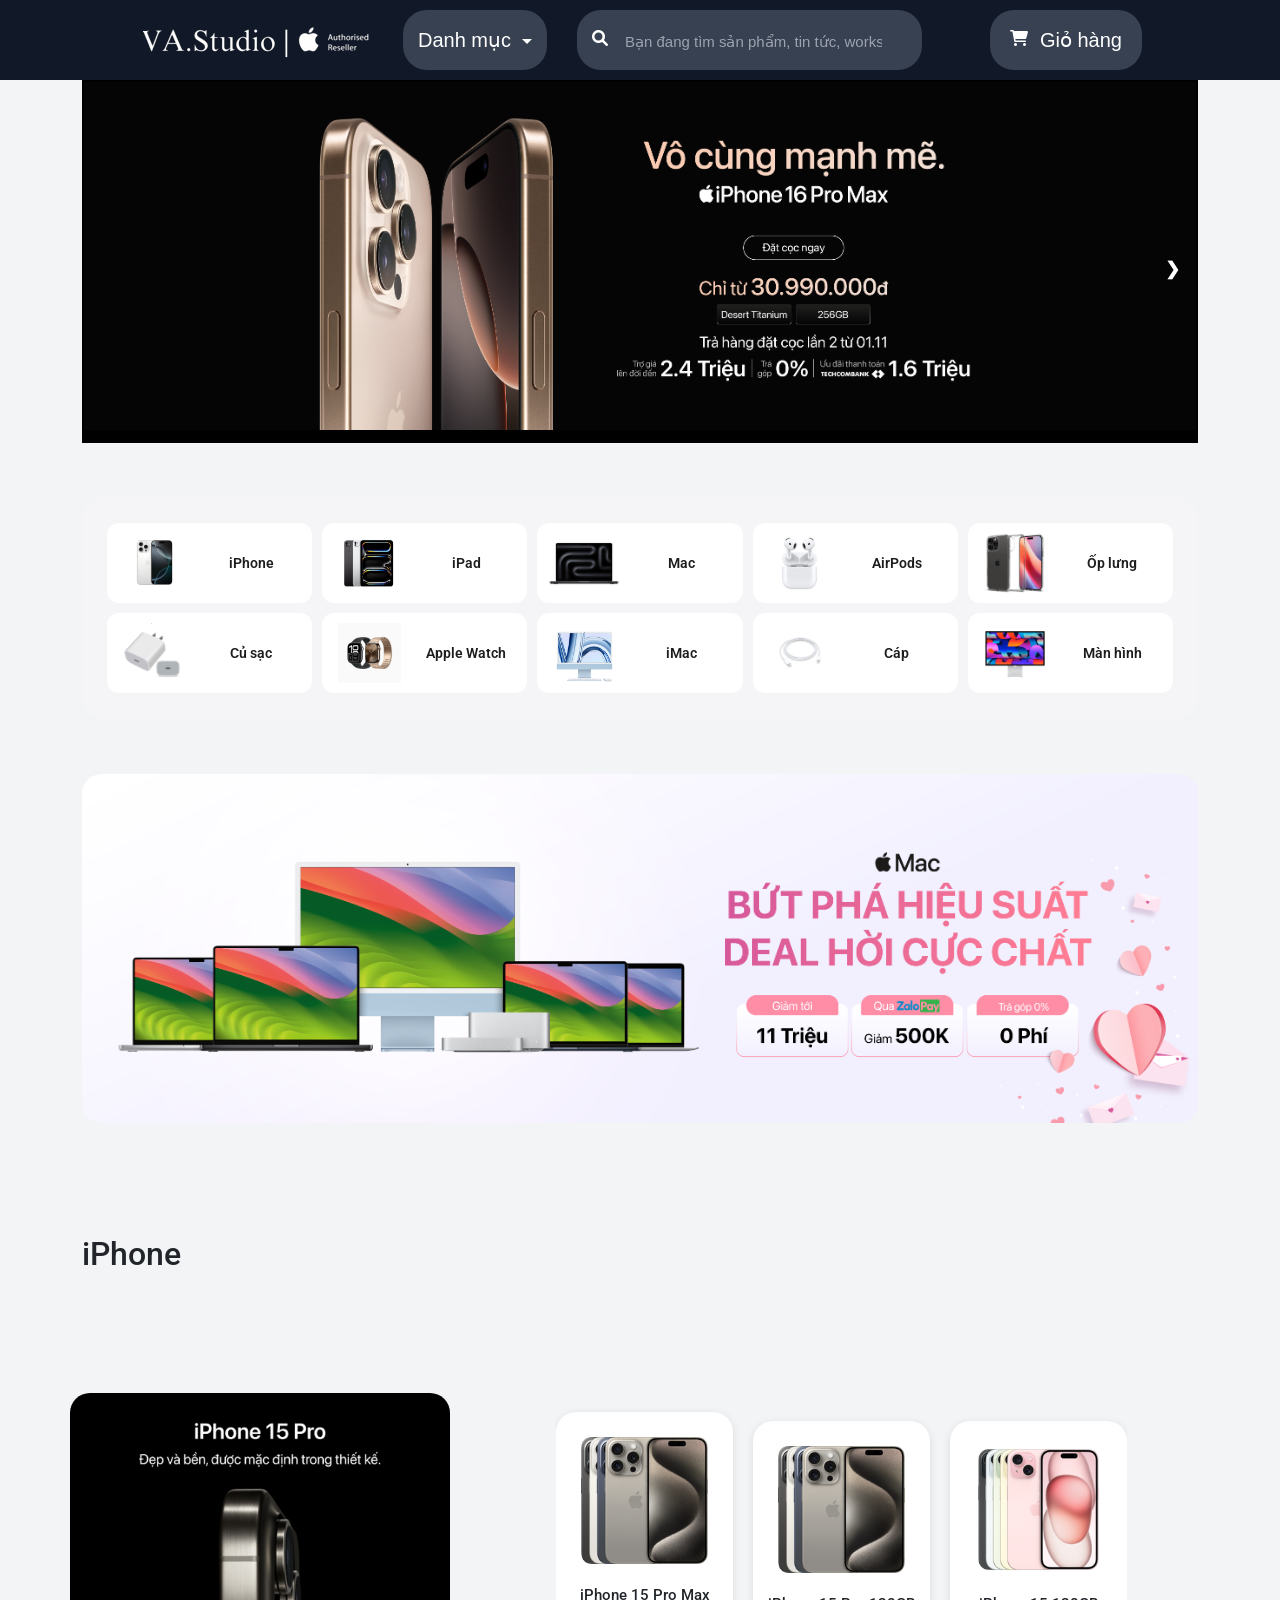
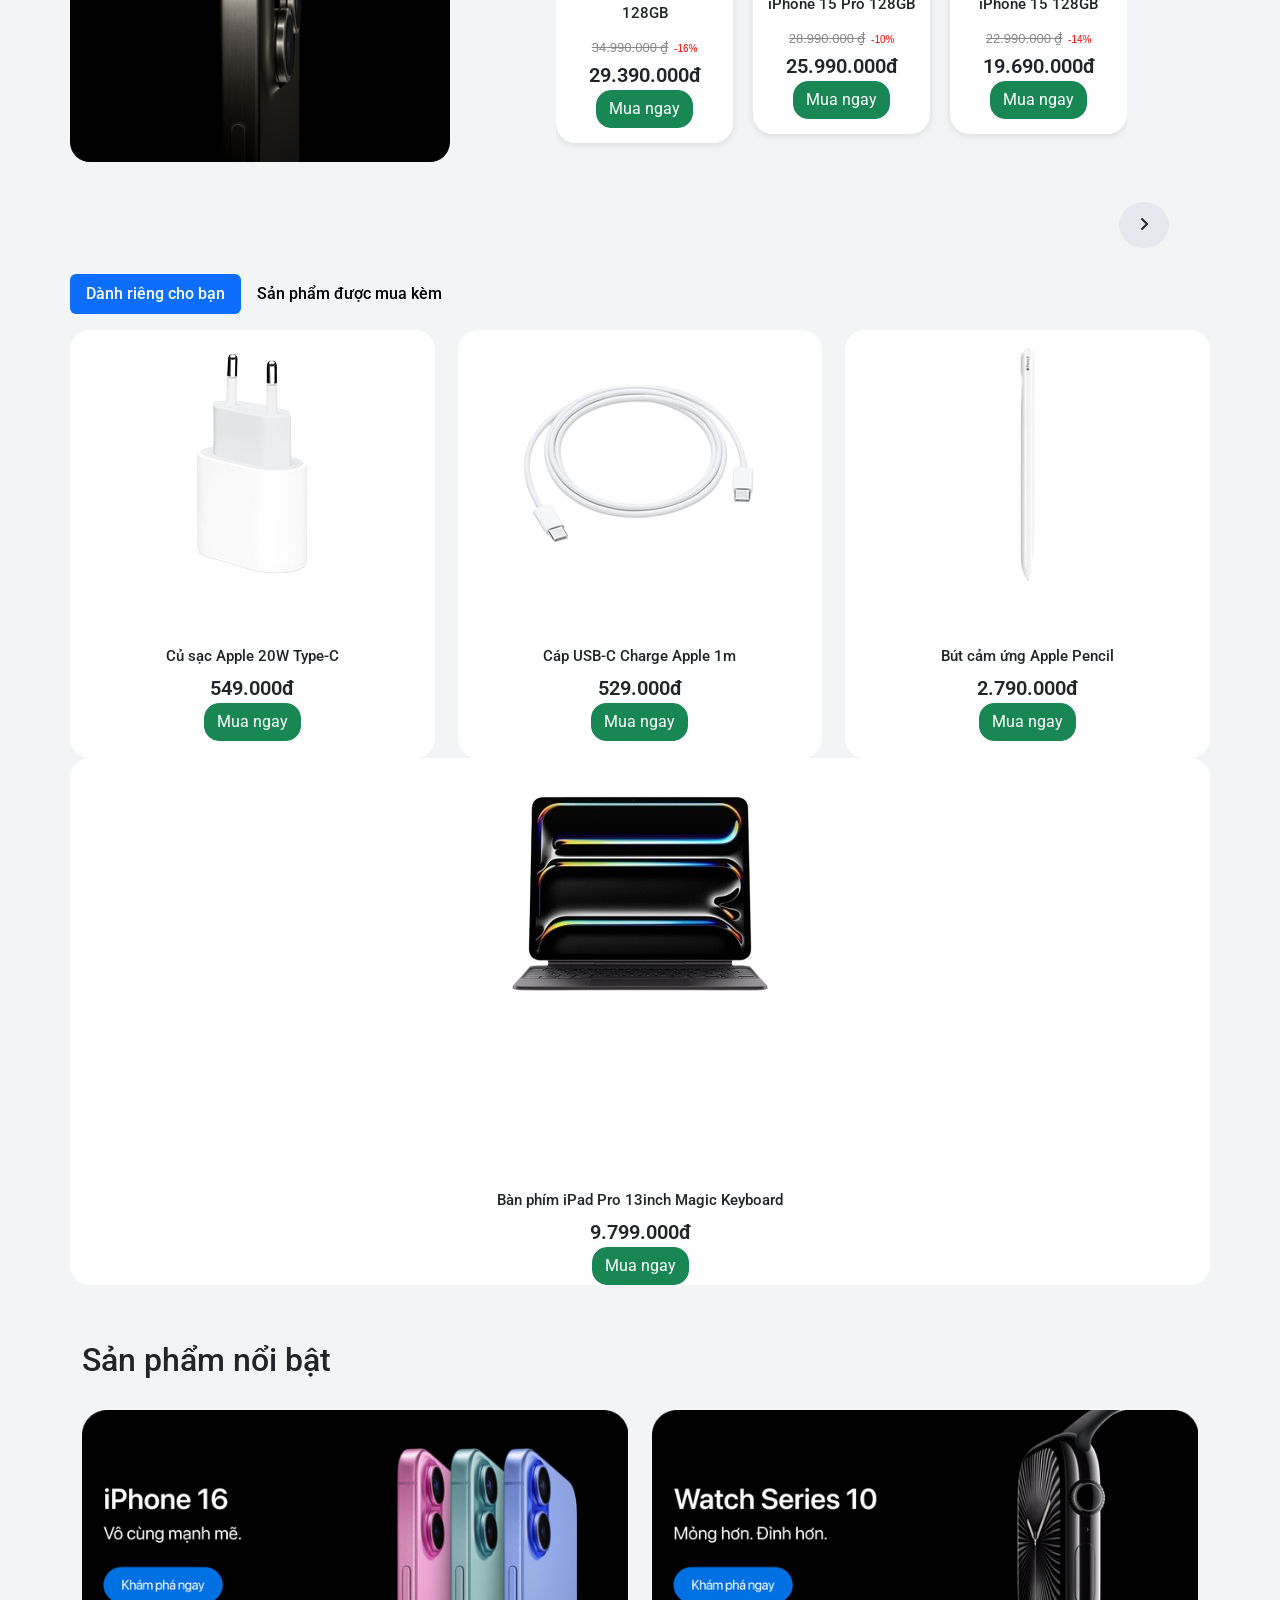
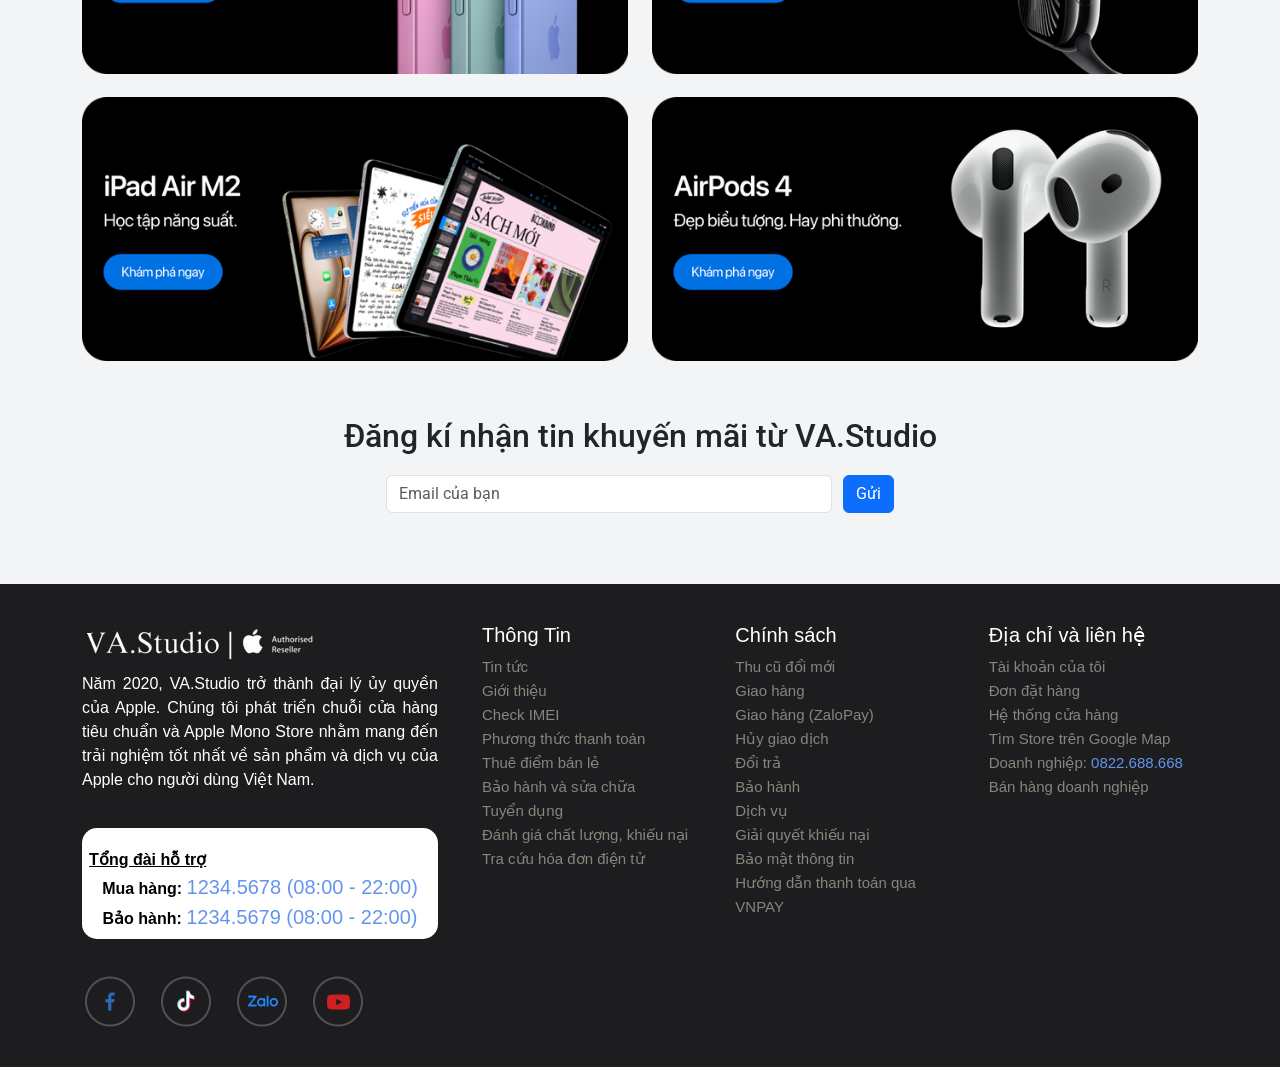
<file: index.html>
<!DOCTYPE html>
<html lang="en">
<head>
    <meta charset="UTF-8">
    <meta name="viewport" content="width=device-width, initial-scale=1.0">
    <meta name="description" content="Home VA Studio">
    <meta name="keywords" content="HTML, CSS, JavaScript, Bootstrap">
    <meta name="author" content="Nguyễn Duy Kiên">
    <title>VAstudio</title>
    <link rel="preconnect" href="https://fonts.googleapis.com">
    <link rel="preconnect" href="https://fonts.gstatic.com" crossorigin>
    <link href="https://fonts.googleapis.com/css2?family=Roboto:ital,wght@0,100;0,300;0,400;0,500;0,700;0,900;1,100;1,300;1,400;1,500;1,700;1,900&display=swap" rel="stylesheet">
    <link rel="stylesheet" href="https://cdnjs.cloudflare.com/ajax/libs/font-awesome/6.0.0-beta3/css/all.min.css">
    <link href="https://cdn.jsdelivr.net/npm/bootstrap@5.3.3/dist/css/bootstrap.min.css" rel="stylesheet" integrity="sha384-QWTKZyjpPEjISv5WaRU9OFeRpok6YctnYmDr5pNlyT2bRjXh0JMhjY6hW+ALEwIH" crossorigin="anonymous">
    <link rel="stylesheet" href="./Nguyen_Duy_Kien_232631018/style/styleheader.css">  <!-- CSS cho header -->
    <link rel="stylesheet" href="./Nguyen_Duy_Kien_232631018/style/style.css">   <!-- CSS cho main -->
    <link rel="stylesheet" href="./Nguyen_Duy_Kien_232631018/style/styleFooter.css"> <!-- CSS cho footer -->
    <link rel="icon" type="image/png" href="./Nguyen_Duy_Kien_232631018/img/imgFooter/povicon-removebg-preview.png">
</head>
<body>
    <header>
        <div class="headercontent">
            <div class="logovastudio">
                <a href="./index.html">
                    <img src="./Nguyen_Duy_Kien_232631018/img/imgHeader/logoo.png" alt="">
                </a>
            </div>
    
            
            <div class="danhmuc">
                <span>Danh mục <i class="arrow-down"></i></span>
                <div class="dropdown-content">
                    <div class="dropdown-item">
                        <a href="./NguyenTheSon_232631049/iphone.html" class="main-item"><img src="./Nguyen_Duy_Kien_232631018/img/imgHeader/iPhone.avif" alt="iPhone" class="menu-icon">iPhone</a>
                        <div class="sub-dropdown">
                            <div class="sub-dropdown-column">
                                <h3 class="den">iPhone <span class="arrow-right">></span></h3>
                                <a href="./NguyenTheSon_232631049/iphone.html">iPhone 16 Series</a>
                                <a href="./NguyenTheSon_232631049/iphone.html">iPhone 15 Series</a>
                                <a href="./NguyenTheSon_232631049/iphone.html">iPhone 14 Series</a>
                                <a href="./NguyenTheSon_232631049/iphone.html">iPhone 13 Series</a>
                                <a href="./NguyenTheSon_232631049/iphone.html">iPhone 12 Series</a>
                                <a href="./NguyenTheSon_232631049/iphone.html">iPhone 11 Series</a>
                            </div>
                            <div class="sub-dropdown-column bestsellers">
                                <h3 class="den">Bán chạy nhất</h3>
                                <a href="./NguyenTheSon_232631049/iphone.html">
                                    <div class="bestseller-item">
                                        <img src="./Nguyen_Duy_Kien_232631018/img/imgHeader/16pro.png" alt="iPhone 16 Pro">
                                        <div class="bestseller-info">
                                            <p>iPhone 16 Pro</p> 
                                            <p class="price">28.990.000 đ</p>
                                        </div>
                                    </div>
                                </a>
                                <a href="./NguyenTheSon_232631049/iphone.html">
                                    <div class="bestseller-item">
                                        <img src="./Nguyen_Duy_Kien_232631018/img/imgHeader/16pro.png" alt="iPhone 16 Pro Max">
                                        <div class="bestseller-info">
                                            <p>iPhone 16 Pro Max</p>
                                            <p class="price">34.990.000 đ</p>
                                        </div>
                                    </div>
                                </a>
                            </div>
                        </div>
                    </div>
                    <div class="dropdown-item">
                        <a href="./NguyenTheSon_232631049/ipad.html" class="main-item"><img src="./Nguyen_Duy_Kien_232631018/img/imgHeader/iPad.png" alt="iPad" class="menu-icon">iPad</a>
                        <div class="sub-dropdown">
                            <div class="sub-dropdown-column">
                                <h3 class="den">iPad <span class="arrow-right">></span></h3>
                                <a href="./NguyenTheSon_232631049/ipad.html">iPad</a>
                                <a href="./NguyenTheSon_232631049/ipad.html">iPad mini</a>
                                <a href="./NguyenTheSon_232631049/ipad.html">iPad Pro</a>
                                <a href="./NguyenTheSon_232631049/ipad.html">iPad Air</a>
                            </div>
                            <div class="sub-dropdown-column bestsellers">
                                <h3 class="den">Bán chạy nhất</h3>
                                <a href="./NguyenTheSon_232631049/ipad.html">
                                    <div class="bestseller-item">
                                        <img src="./Nguyen_Duy_Kien_232631018/img/imgHeader/ipadPro.webp" alt="iPad Pro">
                                        <div class="bestseller-info">
                                            <p>iPad Pro M4 2024</p>
                                            <p class="price">32.690.000 đ</p>
                                        </div>
                                    </div>
                                </a>
                                <a href="./NguyenTheSon_232631049/ipad.html">
                                    <div class="bestseller-item">
                                        <img src="./Nguyen_Duy_Kien_232631018/img/imgHeader/ipadair.jpg" alt="iPad air">
                                        <div class="bestseller-info">
                                            <p>iPad Air M2 2024</p>
                                            <p class="price">16.990.000 đ</p>
                                        </div>
                                    </div>
                                </a>
                            </div>
                        </div>
                    </div>
                    <div class="dropdown-item">
                        <a href="./VuDinhLong_232631027/mac.html" class="main-item"><img src="./Nguyen_Duy_Kien_232631018/img/imgHeader/mac.png" alt="Mac" class="menu-icon">Mac</a>
                        <div class="sub-dropdown">
                            <div class="sub-dropdown-column">
                                <h3 class="den">Mac <span class="arrow-right">></span></h3>
                                <a href="./VuDinhLong_232631027/mac.html">MacBook Air</a>
                                <a href="./VuDinhLong_232631027/mac.html">Mac mini</a>
                                <a href="./VuDinhLong_232631027/mac.html">Màn hình</a>
                                <a href="./VuDinhLong_232631027/mac.html">iMac</a>
                                <a href="./VuDinhLong_232631027/mac.html">Macbook Pro</a>
                            </div>
                            <div class="sub-dropdown-column bestsellers">
                                <h3 class="den">Bán chạy nhất</h3>
                                <a href="./VuDinhLong_232631027/mac.html">
                                    <div class="bestseller-item">
                                        <img src="./Nguyen_Duy_Kien_232631018/img/imgHeader/mac_pro.jpeg" alt="MacBook Pro">
                                        <div class="bestseller-info">
                                            <p>MacBook Pro M3 2023</p>
                                            <p class="price">38.190.000 đ</p>
                                        </div>
                                    </div>
                                </a>
                                <a href="./VuDinhLong_232631027/mac.html">
                                    <div class="bestseller-item">
                                        <img src="./Nguyen_Duy_Kien_232631018/img/imgHeader/mac_air.jpg" alt="MacBook Air">
                                        <div class="bestseller-info">
                                            <p>MacBook Air M2 2022</p>
                                            <p class="price">23.990.000 đ</p>
                                        </div>
                                    </div>
                                </a>
                            </div>
                        </div>
                    </div>
                    
                    
                    <div class="dropdown-item">
                        <a href="./NguyenTrongHa_232630995/accessory.html" class="main-item"><img src="./Nguyen_Duy_Kien_232631018/img/imgHeader/phukien.png" alt="Phukien" class="menu-icon">Phụ kiện</a>
                        <div class="sub-dropdown">
                            <div class="sub-dropdown-column">
                                <h3 class="den">Phụ kiện <span class="arrow-right">></span></h3>
                                <a href="./NguyenTrongHa_232630995/accessory.html">Tai nghe</a>
                                <a href="./NguyenTrongHa_232630995/accessory.html">Ốp lưng & Bao da</a>
                                <a href="./NguyenTrongHa_232630995/accessory.html">Bút cảm ứng</a>
                                <a href="./NguyenTrongHa_232630995/accessory.html">Chuột & Trackpad</a>
                                <a href="./NguyenTrongHa_232630995/accessory.html">Cáp</a>
                                <a href="./NguyenTrongHa_232630995/accessory.html">Bàn phím</a>
                                <a href="./NguyenTrongHa_232630995/accessory.html">Củ sạc</a>
                    
    
                            </div>
                            <div class="sub-dropdown-column bestsellers">
                                <h3 class="den">Bán chạy nhất</h3>
                                <a href="./NguyenTrongHa_232630995/accessory.html">
                                    <div class="bestseller-item">
                                        <img src="./Nguyen_Duy_Kien_232631018/img/imgHeader/apro.jpg" alt="AirPods Pro">
                                        <div class="bestseller-info">
                                            <p>AirPods 4</p>
                                            <p class="price">4.790.000 đ</p>
                                        </div>
                                    </div>
                                </a>
    
                                <a href="./NguyenTrongHa_232630995/accessory.html">
                                    <div class="bestseller-item">
                                        <img src="./Nguyen_Duy_Kien_232631018/img/imgHeader/cusac.jpg" alt="Cusac">
                                        <div class="bestseller-info">
                                            <p>Sạc nhanh 20W </p>
                                            <p class="price">499.000 đ</p>
                                        </div>
                                    </div>
                                </a>
    
                                
                            </div>
                        </div>
                    </div>
                    
                    
                    <div class="dropdown-item">
                        <a href="./VuDinhLong_232631027/watch.html" class="main-item"><img src="./Nguyen_Duy_Kien_232631018/img/imgHeader/watch.jpg" alt="AppleWatch" class="menu-icon">Apple Watch</a>
                        <div class="sub-dropdown">
                            <div class="sub-dropdown-column">
                                <h3 class="den">Apple Watch <span class="arrow-right">></span></h3>
                                <a href="./VuDinhLong_232631027/watch.html">Apple Watch Series 10</a>
                                <a href="./VuDinhLong_232631027/watch.html">Apple Watch Series 9</a>
                                <a href="./VuDinhLong_232631027/watch.html">Apple Watch SE</a>
                                <a href="./VuDinhLong_232631027/watch.html">Apple Watch Ultra</a>
                            </div>
                            <div class="sub-dropdown-column bestsellers">
                                <h3 class="den">Bán chạy nhất</h3>
                                <a href="./VuDinhLong_232631027/watch.html">
                                    <div class="bestseller-item">
                                        <img src="./Nguyen_Duy_Kien_232631018/img/imgHeader/watch7.jpg" alt="Apple Watch Series 7">
                                        <div class="bestseller-info">
                                            <p>Apple Watch Series 10</p>
                                            <p class="price">14.190.000 đ</p>
                                        </div>
                                    </div>
                                </a>
                            </div>
                        </div>
                    </div>
                    
                    <a href="./NguyenTrongHa_232630995/support.html"><img src="./Nguyen_Duy_Kien_232631018/img/imgHeader/care.png!sw800" alt="Care" class="menu-icon">VA.Care</a>
                </div>
            </div>
    
    
            <div class="timkiem">
                
                <a id="searchPopup">
                    <i class="fa-solid fa-magnifying-glass search-icon"></i>
                </a>
                <input type="text" placeholder="  Bạn đang tìm sản phẩm, tin tức, workshop...">
                <div class="search-tags">
                    <a href="./NguyenTheSon_232631049/iphone.html">iphone 16</a>
                    <a href="./NguyenTheSon_232631049/iphone.html">iphone 16 pro max</a>
                    <a href="./NguyenTheSon_232631049/ipad.html">ipad pro</a>
                    <a href="./VuDinhLong_232631027/mac.html">macbook</a>
                </div>
            </div>
            


            <a  class="giohang showPopup" id="showPopup">
                <i class="giohangicon fa-solid fa-cart-shopping cart-icon"></i>
                <span>Giỏ hàng</span> 
            </a>

            <div id="popup" class="popup">
                <div class="popup-content">
                  <span class="close">&times;</span>
                  <h2>NỘi dung text</h2>
                  <p>Tính năng đang được đội ngũ lập trình viên phát triển, sẽ được khả dụng trong thời gian sớm nhất</p>
                  <p>Features developed by a team of programmers, will be used as soon as possible</p>
                </div>
            </div>
            
        </div>
    </header>
    
    
    <div class="container">
        <div class="main">
            <div class="nenanhchay">
                <div class="anhChay">
                    <div class="image-container">
                        <div class="image-item">
                            <a href="#">
                                <img class="anhchayimg" src="./Nguyen_Duy_Kien_232631018/img/imgMain/anh_Chay/anh1_.png" alt="Image 1">
                            </a>
                        </div>
                        <div class="image-item">
                            <a href="#">
                                <img class="anhchayimg" src="./Nguyen_Duy_Kien_232631018/img/imgMain/anh_Chay/anh2.png" alt="Image 2">
                            </a>
                        </div>
                        <div class="image-item">
                            <a href="#">
                                <img class="anhchayimg" src="./Nguyen_Duy_Kien_232631018/img/imgMain/anh_Chay/anh3.png" alt="Image 3">
                            </a>
                        </div>
                        <div class="image-item">
                            <a href="#">
                                <img class="anhchayimg" src="./Nguyen_Duy_Kien_232631018/img/imgMain/anh_Chay/anh4.png" alt="Image 4">
                            </a>
                        </div>
                        
                    </div>
                    <a href="javascript:void(0);" class="prev">&#10094;</a>
                    <a href="javascript:void(0);" class="next">&#10095;</a>
                </div>
            </div>

            <div class="itemSanpham">
                <div class="listSanpham">
                    <div class="boxsp">
                        <a href="./NguyenTheSon_232631049/iphone.html" class="spham">
                          <img src="./Nguyen_Duy_Kien_232631018/img/imgMain/item_sanpha/iphone.png" alt="iPhone" class="anhSp">
                          <span class="item-name">iPhone</span>
                        </a>
                      </div>
                      <div class="boxsp">
                        <a href="./NguyenTheSon_232631049/ipad.html" class="spham">
                          <img src="./Nguyen_Duy_Kien_232631018/img/imgMain/item_sanpha/ipad.webp" alt="iPad" class="anhSp">
                          <span class="item-name">iPad</span>
                        </a>
                      </div>
                    <div class="boxsp">
                    <a href="./VuDinhLong_232631027/mac.html" class="spham">
                      <img src="./Nguyen_Duy_Kien_232631018/img/imgMain/item_sanpha/mac.jpg" alt="Mac" class="anhSp">
                      <span class="item-name">Mac</span>
                    </a>
                  </div>
                  <div class="boxsp">
                    <a href="./NguyenTrongHa_232630995/accessory.html" class="spham">
                      <img src="./Nguyen_Duy_Kien_232631018/img/imgMain/item_sanpha/airpod.jpg" alt="AirPods" class="anhSp">
                      <span class="item-name">AirPods</span>
                    </a>
                  </div>
                  <div class="boxsp">
                    <a href="./NguyenTrongHa_232630995/accessory.html" class="spham">
                      <img src="./Nguyen_Duy_Kien_232631018/img/imgMain/item_sanpha/op.webp" alt="Ốp lưng" class="anhSp">
                      <span class="item-name">Ốp lưng</span>
                    </a>
                  </div>
                  <div class="boxsp">
                    <a href="./NguyenTrongHa_232630995/accessory.html" class="spham">
                      <img src="./Nguyen_Duy_Kien_232631018/img/imgMain/item_sanpha/cusac.jpg" alt="Củ sạc" class="anhSp">
                      <span class="item-name">Củ sạc</span>
                    </a>
                  </div>
                  <div class="boxsp">
                    <a href="./VuDinhLong_232631027/watch.html" class="spham">
                      <img src="./Nguyen_Duy_Kien_232631018/img/imgMain/item_sanpha/watch.jpg" alt="Apple Watch" class="anhSp">
                      <span class="item-name">Apple Watch</span>
                    </a>
                  </div>
                  <div class="boxsp">
                    <a href="./VuDinhLong_232631027/mac.html" class="spham">
                      <img src="./Nguyen_Duy_Kien_232631018/img/imgMain/item_sanpha/imac.jpg" alt="iMac" class="anhSp">
                      <span class="item-name">iMac</span>
                    </a>
                  </div>
                  <div class="boxsp">
                    <a href="./NguyenTrongHa_232630995/accessory.html" class="spham">
                      <img src="./Nguyen_Duy_Kien_232631018/img/imgMain/item_sanpha/cap.webp" alt="Cáp" class="anhSp">
                      <span class="item-name">Cáp</span>
                    </a>
                  </div>
                  <div class="boxsp">
                    <a href="./NguyenTrongHa_232630995/accessory.html" class="spham">
                      <img src="./Nguyen_Duy_Kien_232631018/img/imgMain/item_sanpha/mhinh.jpg" alt="Màn hình" class="anhSp">
                      <span class="item-name">Màn hình</span>
                    </a>
                  </div>
                </div>
            </div>

            <div class="boxmac">
                <div class="macImgContainer">
                    <a href="./VuDinhLong_232631027/mac.html">
                        <img src="./Nguyen_Duy_Kien_232631018/img/imgMain/box_mac/mac1.png" alt="anh_mac" class="anhmac">
                    </a>
                </div>
            </div>

            <div class="row boxip">
                <h2>iPhone</h2>
                <div class="col-12 col-md-4 box15pro">
                    <a href="./NguyenTheSon_232631049/iphone.html">
                        <img class="anhbox15pro" src="./Nguyen_Duy_Kien_232631018/img/imgMain/box_iphone/Banner_IP_D_8_9cb99d2d4b.png" alt="">
                    </a>
                </div>
                <div class="col boxspip">    
                    <div class="process">
                                <div class="process_step_title">
                                        <div class="step_process">
                                            <div class="row spip">
                                                <div class="step col-12 spip">
                                                    <img class="anhspip" src="./Nguyen_Duy_Kien_232631018/img/imgMain/box_iphone/ip15prom.png" alt="">
                                                    <h6>iPhone 15 Pro Max 128GB</h6>
                                                    <div class="price-wrapper">
                                                        <span class="original-price">34.990.000 ₫</span>
                                                        <span class="discount"> -16%</span>
                                                    </div>
                                                    <span class="giaspip">29.390.000đ</span>
                                                    <button class="btn muaspip btn-success">
                                                        <a href="./VuDinhLong_232631027/payment.html">Mua ngay</a>
                                                    </button>
                                                </div>

                                                <div class="step col-12 spip">
                                                    <img class="anhspip" src="./Nguyen_Duy_Kien_232631018/img/imgMain/box_iphone/ip15prom.png" alt="">
                                                    <h6>iPhone 15 Pro 128GB</h6>
                                                    <div class="price-wrapper">
                                                        <span class="original-price">28.990.000 ₫</span>
                                                        <span class="discount"> -10%</span>
                                                    </div>
                                                    <span class="giaspip">25.990.000đ</span>
                                                    <button class="btn muaspip btn-success">
                                                        <a href="./VuDinhLong_232631027/payment.html">Mua ngay</a>
                                                    </button>
                                                </div>

                                                <div class="step col-12 spip">
                                                    <img class="anhspip" src="./Nguyen_Duy_Kien_232631018/img/imgMain/box_iphone/ip15.png" alt="">
                                                    <h6>iPhone 15 128GB</h6>
                                                    <div class="price-wrapper">
                                                        <span class="original-price">22.990.000 ₫</span>
                                                        <span class="discount"> -14%</span>
                                                    </div>
                                                    <span class="giaspip">19.690.000đ</span>
                                                    <button class="btn muaspip btn-success">
                                                        <a href="./VuDinhLong_232631027/payment.html">Mua ngay</a>
                                                    </button>
                                                </div>
                                                
                                                <div class="step col-12 spip">
                                                    <img class="anhspip" src="./Nguyen_Duy_Kien_232631018/img/imgMain/box_iphone/ip15.png" alt="">
                                                    <h6>iPhone 15 Plus 128GB</h6>
                                                    <div class="price-wrapper">
                                                        <span class="original-price">25.990.000 ₫</span>
                                                        <span class="discount"> -13%</span>
                                                    </div>
                                                    <span class="giaspip">22.690.000đ</span>
                                                    <button class="btn muaspip btn-success">
                                                        <a href="./VuDinhLong_232631027/payment.html">Mua ngay</a>
                                                    </button>
                                                </div>
                                                
                                                <div class="step col-12 spip">
                                                    <img class="anhspip" src="./Nguyen_Duy_Kien_232631018/img/imgMain/box_iphone/ip13.png" alt="">
                                                    <h6>iPhone 13 128GB</h6>
                                                    <div class="price-wrapper">
                                                        <span class="original-price">18.990.000 ₫</span>
                                                        <span class="discount"> -28%</span>
                                                    </div>
                                                    <span class="giaspip">13.590.000đ</span>
                                                    <button class="btn muaspip btn-success">
                                                        <a href="./VuDinhLong_232631027/payment.html">Mua ngay</a>
                                                    </button>
                                                </div>
                                            </div>
                                        </div>
                                        <div class="button_change">
                                            <div class="left" onclick="moveLeft()"><i class="fa-solid fa-angle-left"></i></div>
                                            <div class="right" onclick="moveRight()"><i class="fa-solid fa-angle-left fa-rotate-180"></i></div>
                                        </div>
                                </div>
                        </div>
                </div>     
            </div>


            <div class="row boxmuanhieu">
                <ul class="nav nav-pills mb-3" id="pills-tab" role="tablist">
                    <li class="nav-item" role="presentation">
                        <button class="nutmuanhieu nav-link active" id="pills-home-tab" data-bs-toggle="pill" data-bs-target="#pills-home" type="button" role="tab" aria-controls="pills-home" aria-selected="true">Dành riêng cho bạn</button>
                    </li>
                    <li class="nav-item" role="presentation">
                        <button class="nutmuanhieu nav-link" id="pills-profile-tab" data-bs-toggle="pill" data-bs-target="#pills-profile" type="button" role="tab" aria-controls="pills-profile" aria-selected="false">Sản phẩm được mua kèm</button>
                    </li>
                </ul>
                <div class="tab-content" id="pills-tabContent">
                    <div class="tab-pane fade show active" id="pills-home" role="tabpanel" aria-labelledby="pills-home-tab">
                        <!-- Nội dung dành riêng cho bạn -->
                        <div class="row boxspmuanhieu">
                            <div class="col-12 col-md spmuanhieu">
                                <img class="anhspip" src="./Nguyen_Duy_Kien_232631018/img/imgMain/boxmuanhieu/cusac.png" alt="">
                                <h6>Củ sạc Apple 20W Type-C</h6>
                                <div>
                                    <span class="giaspip">549.000đ</span>
                                </div>
                                <button class="btn muaphukien muaspip btn-success">
                                    <a href="./VuDinhLong_232631027/payment.html">Mua ngay</a>
                                </button>
                            </div>
                            
                            <div class="col-12 col-md spmuanhieu">
                                <img class="anhspip" src="./Nguyen_Duy_Kien_232631018/img/imgMain/boxmuanhieu/cap.png" alt="">
                                <h6>Cáp USB-C Charge Apple 1m</h6>
                                <div>
                                    <span class="giaspip">529.000đ</span>
                                </div>
                                <button class="btn muaspip btn-success">
                                    <a href="./VuDinhLong_232631027/payment.html">Mua ngay</a>
                                </button>
                            </div>
                            
                            <div class="col-12 col-md spmuanhieu">
                                <img class="anhspip" src="./Nguyen_Duy_Kien_232631018/img/imgMain/boxmuanhieu/but.png" alt="">
                                <h6>Bút cảm ứng Apple Pencil</h6>
                                <div>
                                    <span class="giaspip">2.790.000đ</span>
                                </div>
                                <button class="btn muaspip btn-success">
                                    <a href="./VuDinhLong_232631027/payment.html">Mua ngay</a>
                                </button>
                            </div>
                            
                            <div class="col-12 col-md spmuanhieu">
                                <img class="anhspip" src="./Nguyen_Duy_Kien_232631018/img/imgMain/boxmuanhieu/phim.png" alt="">
                                <h6>Bàn phím iPad Pro 13inch Magic Keyboard</h6>
                                <div>
                                    <span class="giaspip">9.799.000đ</span>
                                </div>
                                <button class="btn muaspip btn-success">
                                    <a href="./VuDinhLong_232631027/payment.html">Mua ngay</a>
                                </button>
                            </div>
                        </div>
                    </div>
                    <div class="tab-pane fade" id="pills-profile" role="tabpanel" aria-labelledby="pills-profile-tab">
                        <!-- Nội dung sản phẩm được mua kèm -->
                            <div class="row boxspmuanhieu">
                            <div class="col-12 col-md spmuanhieu">
                                <img class="anhspip" src="./Nguyen_Duy_Kien_232631018/img/imgMain/boxmuanhieu/op.png" alt="">
                                <h6>Ốp lưng iPhone 15 Pro Max Mag Safe</h6>
                                <div>
                                    <span class="giaspip">1.050.000đ</span>
                                </div>
                                <button class="btn muaphukien muaspip btn-success">
                                    <a href="./VuDinhLong_232631027/payment.html">Mua ngay</a>
                                </button>
                            </div>
                            
                            <div class="col-12 col-md spmuanhieu">
                                <img class="anhspip" src="./Nguyen_Duy_Kien_232631018/img/imgMain/boxmuanhieu/cap.png" alt="">
                                <h6>Cáp USB-C Charge Apple 1m</h6>
                                <div>
                                    <span class="giaspip">529.000đ</span>
                                </div>
                                <button class="btn muaspip btn-success">
                                    <a href="./VuDinhLong_232631027/payment.html">Mua ngay</a>
                                </button>
                            </div>
                            
                            <div class="col-12 col-md spmuanhieu">
                                <img class="anhspip" src="./Nguyen_Duy_Kien_232631018/img/imgMain/boxmuanhieu/magsafe.png" alt="">
                                <h6>Dây sạc MagSafe USB-C 1m</h6>
                                <div>
                                    <span class="giaspip">1.190.000đ</span>
                                </div>
                                <button class="btn muaspip btn-success">
                                    <a href="./VuDinhLong_232631027/payment.html">Mua ngay</a>
                                </button>
                            </div>
                            
                            <div class="col-12 col-md spmuanhieu">
                                <img class="anhspip" src="./Nguyen_Duy_Kien_232631018/img/imgMain/boxmuanhieu/airpod.png" alt="">
                                <h6>Airpods 3 2022 Hộp sạc dây</h6>
                                <div>
                                    <span class="giaspip">4.090.000đ</span>
                                </div>
                                <button class="btn muaspip btn-success">
                                    <a href="./VuDinhLong_232631027/payment.html">Mua ngay</a>
                                </button>
                            </div>
                        </div>
                    </div>
                </div>
            </div>
            
            <div class="boxspnoibat">
                <div class="row tieudenb">
                    <h2>Sản phẩm nổi bật</h2>
                </div>
                <div class="row">
                    <div class="col-12 col-md-6">
                        <a href="./NguyenTheSon_232631049/iphone.html">
                            <img class="anhspnoibat" src="./Nguyen_Duy_Kien_232631018/img/imgMain/boxspnoibat/ip.png" alt="">
                        </a>
                    </div>
                    <div class="col-12 col-md-6">
                        <a href="./VuDinhLong_232631027/watch.html">
                            <img class="anhspnoibat" src="./Nguyen_Duy_Kien_232631018/img/imgMain/boxspnoibat/watch.png" alt="">
                        </a>
                    </div>
                </div>

                <div class="row hang2">
                    <div class="col-12 col-md-6">
                        <a href="./NguyenTheSon_232631049/ipad.html">
                            <img class="anhspnoibat" src="./Nguyen_Duy_Kien_232631018/img/imgMain/boxspnoibat/ipad.png" alt="">
                        </a>
                    </div>
                    <div class="col-12 col-md-6">
                        <a href="./NguyenTrongHa_232630995/accessory.html">
                            <img class="anhspnoibat" src="./Nguyen_Duy_Kien_232631018/img/imgMain/boxspnoibat/ap.png" alt="">
                        </a>
                    </div>
                </div>
            </div>







            <div class="row boxnhantin">
                <div class="col-12 col-md-12 tittletin">
                    <h2>Đăng kí nhận tin khuyến mãi từ VA.Studio</h2>
                </div>
                <div class="col-12 col-md-12 nhapemail">
                    <form action="#" onsubmit="return validform(this)">
                        <div class="mb-3 boxinput">
                            <input name="email" type="text" class="form-control boxemail" id="exampleFormControlInput1" placeholder="Email của bạn">
                            <button type="submit" class="btn btn-primary gui">Gửi</button>
                        </div>
                    </form>
                </div>
            </div>


            

        </div>       
    </div>

    <footer>
        <div class="container footer-content">
            <div class="row content-footer">
                <div class="col-12 col-md-4 boxfooter">
                    <a href="./index.html">
                        <img src="./Nguyen_Duy_Kien_232631018/img/imgFooter/logoo.png" alt="">
                    </a>
                    <p class="gioithieu">Năm 2020, VA.Studio trở thành đại lý ủy quyền của Apple. Chúng tôi phát triển chuỗi cửa hàng tiêu chuẩn và Apple Mono Store nhằm mang đến trải nghiệm tốt nhất về sản phẩm và dịch vụ của Apple cho người dùng Việt Nam.</p>
                    <div class="tongdai">
                        <span class="gachchan"> Tổng đài hỗ trợ</span>
                        <div class="boxgoimuahang">
                            <a class="goimuahang" href="tel:12345678">
                                <strong>Mua hàng:</strong> <span class="hotline">1234.5678 (08:00 - 22:00)</span>
                            </a>
                            <br>
                            <a class="goimuahang" href="tel:12345679">
                                <strong>Bảo hành:</strong> <span class="hotline">1234.5679 (08:00 - 22:00)</span>
                            </a>
                        </div>
                    </div>
                    <div class="boxiconmxh">
                        <div class="icon">
                            <a href="#">
                                <img src="./Nguyen_Duy_Kien_232631018/img/imgFooter/fb.png" alt="fb">
                            </a>
                        </div>
                        <div class="icon">
                            <a href="#">
                                <img src="./Nguyen_Duy_Kien_232631018/img/imgFooter/tiktok.png" alt="tiktok">
                            </a>
                        </div>
                        <div class="icon">
                            <a href="#">
                                <img src="./Nguyen_Duy_Kien_232631018/img/imgFooter/zalo.png" alt="zalo">
                            </a>
                        </div>
                        <div class="icon">
                            <a href="#">
                                <img src="./Nguyen_Duy_Kien_232631018/img/imgFooter/yt.png" alt="youtube">
                            </a>
                        </div>
                        


                    </div>

                </div>
                <div class="col-12 col-md boxfooter">
                    <h5>Thông Tin</h5>
                    <ul>
                        <li><a href="#">Tin tức</a></li>
                        <li><a href="#">Giới thiệu</a></li>
                        <li><a href="#">Check IMEI</a></li>
                        <li><a href="#">Phương thức thanh toán</a></li>
                        <li><a href="#">Thuê điểm bán lẻ</a></li>
                        <li><a href="#">Bảo hành và sửa chữa</a></li>
                        <li><a href="#">Tuyển dụng</a></li>
                        <li><a href="#">Đánh giá chất lượng, khiếu nại</a></li>
                        <li><a href="#">Tra cứu hóa đơn điện tử</a></li>
                    </ul>
                </div>
                <div class="col-12 col-md boxfooter">
                    <h5>Chính sách</h5>
                    <ul>
                        <li><a href="#">Thu cũ đổi mới</a></li>
                        <li><a href="#">Giao hàng</a></li>
                        <li><a href="#">Giao hàng (ZaloPay)</a></li>
                        <li><a href="#">Hủy giao dịch</a></li>
                        <li><a href="#">Đổi trả</a></li>
                        <li><a href="#">Bảo hành</a></li>
                        <li><a href="#">Dịch vụ</a></li>
                        <li><a href="#">Giải quyết khiếu nại</a></li>
                        <li><a href="#">Bảo mật thông tin</a></li>
                        <li><a href="#">Hướng dẫn thanh toán qua VNPAY</a></li>
                    </ul>
                    
                </div>
                <div class="col-12 col-md boxfooter">
                    <h5>Địa chỉ và liên hệ</h5>
                    <ul>
                        <li><a href="#">Tài khoản của tôi</a></li>
                        <li><a href="#">Đơn đặt hàng</a></li>
                        <li><a href="#">Hệ thống cửa hàng</a></li>
                        <li><a href="#">Tìm Store trên Google Map</a></li>
                        <li><a href="tel:0822688668">Doanh nghiệp: <span style="color: cornflowerblue;">0822.688.668</span> </a></li>
                        <li><a href="#">Bán hàng doanh nghiệp</a></li>
                    </ul>
                    
                </div>
            </div>

        </div>
    </footer>
    
    
    
    
    
    <script src="https://cdn.jsdelivr.net/npm/bootstrap@5.3.3/dist/js/bootstrap.bundle.min.js" integrity="sha384-YvpcrYf0tY3lHB60NNkmXc5s9fDVZLESaAA55NDzOxhy9GkcIdslK1eN7N6jIeHz" crossorigin="anonymous"></script>
    <script src="./Nguyen_Duy_Kien_232631018/script/JSheader.js"></script> <!--JS cho header-->
    <script src="./Nguyen_Duy_Kien_232631018/script/script.js"></script>  <!--JS cho main-->
    <script src="./Nguyen_Duy_Kien_232631018/script/validform.js"></script> <!--Valid form cho box nhap email-->

</body>
</html>
</file>
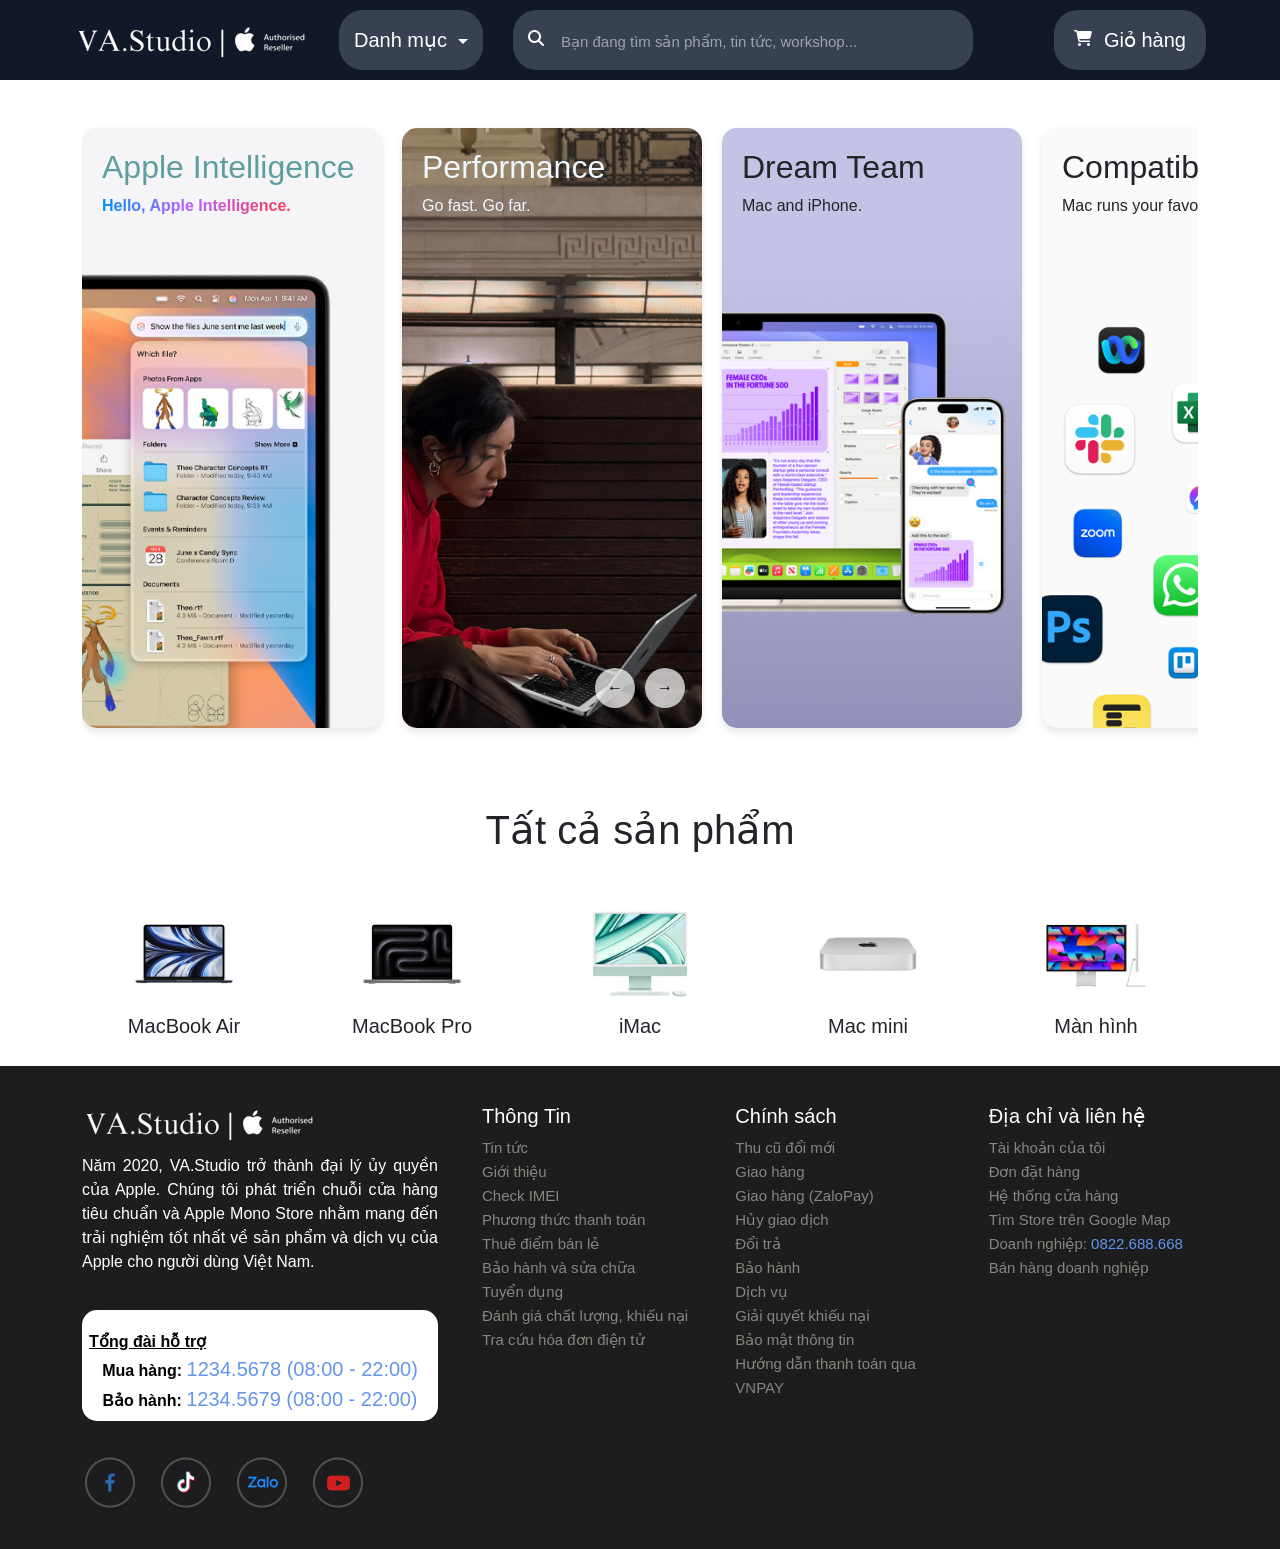
<file: VuDinhLong_232631027/mac-models.html>
<!DOCTYPE html>
<html lang="en">
<head>
    <meta charset="UTF-8">
    <meta name="viewport" content="width=device-width, initial-scale=1.0">
    <meta name="description" content="MacBook VA Studio">
    <meta name="keywords" content="HTML, CSS, JavaScript, Bootstrap">
    <meta name="author" content="Vũ Đình Long">
    <link href="https://cdn.jsdelivr.net/npm/bootstrap@5.3.3/dist/css/bootstrap.min.css" rel="stylesheet" integrity="sha384-QWTKZyjpPEjISv5WaRU9OFeRpok6YctnYmDr5pNlyT2bRjXh0JMhjY6hW+ALEwIH" crossorigin="anonymous">
    <title>Mac</title>
    <link rel="stylesheet" href="./Assets/css/mac-models.css">
    <link rel="stylesheet" href="./Assets/css/styleheader.css">
    <link rel="stylesheet" href="./Assets/css/styleFooter.css">
    <link href="https://cdnjs.cloudflare.com/ajax/libs/font-awesome/6.6.0/css/all.min.css" rel="stylesheet">
    <link rel="icon" type="image/png" href="./Assets/img/logo.png">
</head>
<body>
    <header>
        <div class="headercontent">
            <div class="logovastudio">
                <a href="../index.html">
                    <img src="./Assets/img/imgHeader/logoo.png" alt="">
                </a>
            </div>
            <div class="danhmuc">
                <span>Danh mục <i class="arrow-down"></i></span>
                <div class="dropdown-content">
                    <div class="dropdown-item">
                        <a href="../NguyenTheSon_232631049/iphone.html" class="main-item"><img src="./Assets/img/imgHeader/iPhone.avif" alt="iPhone" class="menu-icon">iPhone</a>
                        <div class="sub-dropdown">
                            <div class="sub-dropdown-column">
                                <h3 class="den">iPhone <span class="arrow-right">></span></h3>
                                <a href="../NguyenTheSon_232631049/iphone.html">iPhone 16 Series</a>
                                <a href="../NguyenTheSon_232631049/iphone.html">iPhone 15 Series</a>
                                <a href="../NguyenTheSon_232631049/iphone.html">iPhone 14 Series</a>
                                <a href="../NguyenTheSon_232631049/iphone.html">iPhone 13 Series</a>
                                <a href="../NguyenTheSon_232631049/iphone.html">iPhone 12 Series</a>
                                <a href="../NguyenTheSon_232631049/iphone.html">iPhone 11 Series</a>
                            </div>
                            <div class="sub-dropdown-column bestsellers">
                                <h3 class="den">Bán chạy nhất</h3>
                                <a href="#16pro">
                                    <div class="bestseller-item">
                                        <img src="./Assets/img/imgHeader/16pro.png" alt="iPhone 16 Pro">
                                        <div class="bestseller-info">
                                            <p>iPhone 16 Pro</p> 
                                            <p class="price">28.990.000 đ</p>
                                        </div>
                                    </div>
                                </a>
                                <a href="#16promax">
                                    <div class="bestseller-item">
                                        <img src="./Assets/img/imgHeader/16pro.png" alt="iPhone 16 Pro Max">
                                        <div class="bestseller-info">
                                            <p>iPhone 16 Pro Max</p>
                                            <p class="price">34.990.000 đ</p>
                                        </div>
                                    </div>
                                </a>
                            </div>
                        </div>
                    </div>
                    <div class="dropdown-item">
                        <a href="../NguyenTheSon_232631049/ipad.html" class="main-item"><img src="./Assets/img/imgHeader/iPad.png" alt="iPad" class="menu-icon">iPad</a>
                        <div class="sub-dropdown">
                            <div class="sub-dropdown-column">
                                <h3 class="den">iPad <span class="arrow-right">></span></h3>
                                <a href="../NguyenTheSon_232631049/ipad.html">iPad</a>
                                <a href="../NguyenTheSon_232631049/ipad.html">iPad mini</a>
                                <a href="../NguyenTheSon_232631049/ipad.html">iPad Pro</a>
                                <a href="../NguyenTheSon_232631049/ipad.html">iPad Air</a>
                            </div>
                            <div class="sub-dropdown-column bestsellers">
                                <h3 class="den">Bán chạy nhất</h3>
                                <a href="#ipadpro">
                                    <div class="bestseller-item">
                                        <img src="./Assets/img/imgHeader/ipadPro.webp" alt="iPad Pro">
                                        <div class="bestseller-info">
                                            <p>iPad Pro M4 2024</p>
                                            <p class="price">32.690.000 đ</p>
                                        </div>
                                    </div>
                                </a>
                                <a href="#ipadair">
                                    <div class="bestseller-item">
                                        <img src="./Assets/img/imgHeader/ipadair.jpg" alt="iPad air">
                                        <div class="bestseller-info">
                                            <p>iPad Air M2 2024</p>
                                            <p class="price">16.990.000 đ</p>
                                        </div>
                                    </div>
                                </a>
                            </div>
                        </div>
                    </div>
                    <div class="dropdown-item">
                        <a href="./mac.html" class="main-item"><img src="./Assets/img/imgHeader/mac.png" alt="Mac" class="menu-icon">Mac</a>
                        <div class="sub-dropdown">
                            <div class="sub-dropdown-column">
                                <h3 class="den">Mac <span class="arrow-right">></span></h3>
                                <a href="#air">MacBook Air</a>
                                <a href="#mini">Mac mini</a>
                                <a href="#manhinh">Màn hình</a>
                                <a href="#imac">iMac</a>
                                <a href="#pro">Macbook Pro</a>
                            </div>
                            <div class="sub-dropdown-column bestsellers">
                                <h3 class="den">Bán chạy nhất</h3>
                                <a href="#macbookpro">
                                    <div class="bestseller-item">
                                        <img src="./Assets/img/imgHeader/mac_pro.jpeg" alt="MacBook Pro">
                                        <div class="bestseller-info">
                                            <p>MacBook Pro M3 2023</p>
                                            <p class="price">38.190.000 đ</p>
                                        </div>
                                    </div>
                                </a>
                                <a href="#macbookair">
                                    <div class="bestseller-item">
                                        <img src="./Assets/img/imgHeader/mac_air.jpg" alt="MacBook Air">
                                        <div class="bestseller-info">
                                            <p>MacBook Air M2 2022</p>
                                            <p class="price">23.990.000 đ</p>
                                        </div>
                                    </div>
                                </a>
                            </div>
                        </div>
                    </div>
                    
                    
                    <div class="dropdown-item">
                        <a href="../NguyenTrongHa_232630995/accessory.html" class="main-item"><img src="./Assets/img/imgHeader/phukien.png" alt="Phukien" class="menu-icon">Phụ kiện</a>
                        <div class="sub-dropdown">
                            <div class="sub-dropdown-column">
                                <h3 class="den">Phụ kiện <span class="arrow-right">></span></h3>
                                <a href="../NguyenTrongHa_232630995/accessory.html">Tai nghe</a>
                                <a href="../NguyenTrongHa_232630995/accessory.html">Ốp lưng & Bao da</a>
                                <a href="../NguyenTrongHa_232630995/accessory.html">Bút cảm ứng</a>
                                <a href="../NguyenTrongHa_232630995/accessory.html">Chuột & Trackpad</a>
                                <a href="../NguyenTrongHa_232630995/accessory.html">Cáp</a>
                                <a href="../NguyenTrongHa_232630995/accessory.html">Bàn phím</a>
                                <a href="../NguyenTrongHa_232630995/accessory.html">Củ sạc</a>
                    
    
                            </div>
                            <div class="sub-dropdown-column bestsellers">
                                <h3 class="den">Bán chạy nhất</h3>
                                <a href="#airpodspro">
                                    <div class="bestseller-item">
                                        <img src="./Assets/img/imgHeader/apro.jpg" alt="AirPods Pro">
                                        <div class="bestseller-info">
                                            <p>AirPods 4</p>
                                            <p class="price">4.790.000 đ</p>
                                        </div>
                                    </div>
                                </a>
    
                                <a href="#cusac">
                                    <div class="bestseller-item">
                                        <img src="./Assets/img/imgHeader/cusac.jpg" alt="Cusac">
                                        <div class="bestseller-info">
                                            <p>Sạc nhanh 20W </p>
                                            <p class="price">499.000 đ</p>
                                        </div>
                                    </div>
                                </a>
    
                                
                            </div>
                        </div>
                    </div>
                    
                    
                    <div class="dropdown-item">
                        <a href="./watch.html" class="main-item"><img src="./Assets/img/imgHeader/watch.jpg" alt="AppleWatch" class="menu-icon">Apple Watch</a>
                        <div class="sub-dropdown">
                            <div class="sub-dropdown-column">
                                <h3 class="den">Apple Watch <span class="arrow-right">></span></h3>
                                <a href="./watch.html">Apple Watch Series 10</a>
                                <a href="./watch.html">Apple Watch Series 9</a>
                                <a href="./watch.html">Apple Watch SE</a>
                                <a href="./watch.html">Apple Watch Ultra</a>
                            </div>
                            <div class="sub-dropdown-column bestsellers">
                                <h3 class="den">Bán chạy nhất</h3>
                                <a href="#applewatchseries7">
                                    <div class="bestseller-item">
                                        <img src="./Assets/img/imgHeader/watch7.jpg" alt="Apple Watch Series 7">
                                        <div class="bestseller-info">
                                            <p>Apple Watch Series 10</p>
                                            <p class="price">14.190.000 đ</p>
                                        </div>
                                    </div>
                                </a>
                            </div>
                        </div>
                    </div>
                    
                    <a href="../NguyenTrongHa_232630995/support.html"><img src="./Assets/img/imgHeader/care.png!sw800" alt="Care" class="menu-icon">VA.Care</a>
                </div>
            </div>
    
    
            <div class="timkiem">
                
                <a id="searchPopup">
                    <i class="fa-solid fa-magnifying-glass search-icon"></i>
                </a>
                <input type="text" placeholder="  Bạn đang tìm sản phẩm, tin tức, workshop...">
                <div class="search-tags">
                    <a href="../NguyenTheSon_232631049/iphone.html">iphone 16</a>
                    <a href="../NguyenTheSon_232631049/iphone.html">iphone 16 pro max</a>
                    <a href="../NguyenTheSon_232631049/ipad.html">ipad pro</a>
                    <a href="./mac.html">macbook</a>
                </div>
            </div>
            
    
    
            <a  class="giohang showPopup" id="showPopup">
                <i class="fa-solid fa-cart-shopping cart-icon"></i>
                <span>Giỏ hàng</span> 
            </a>
    
            <div id="popup" class="popup">
                <div class="popup-content">
                  <span class="close">&times;</span>
                  <h2>Comming Soon</h2>
                  <p>Tính năng đang được đội ngũ lập trình viên phát triển, sẽ được khả dụng trong thời gian sớm nhất</p>
                  <p>Features developed by a team of programmers, will be used as soon as possible</p>
                </div>
            </div>
        </div>
    </header>
    <div class="container">
        <div class="outer-container"><!--Slider cards-->
        <div class="slider-container mt-5 mb-5">
            <div class="slider">
                <div class="slide slide-1">
                    <h2>Apple Intelligence</h2>
                    <p class="gradient-text">Hello, Apple Intelligence.</p>
                </div>
                <div class="slide slide-2">
                    <div class="slide-content">
                        <h2>Performance</h2>
                        <p>Go fast. Go far.</p>
                    </div>
                </div>
                <div class="slide slide-3">
                    <h2>Dream Team</h2>
                    <p>Mac and iPhone.</p>
                </div>
                <div class="slide slide-4">
                    <h2>Compatibility</h2>
                    <p>Mac runs your favorite apps.</p>
                </div>
                <div class="slide slide-5">
                    <h2>Security</h2>
                    <p>Your business is nobody else's.</p>
                </div>
                <div class="slide slide-6">
                    <h2>Durability</h2>
                    <p>Built to stand the test of time.</p>
                </div>
                <div class="slide slide-7">
                    <h2>Apple Values</h2>
                    <p>Our values drive everything we do.</p>
                </div>
            </div>
            <div class="navigation">
                <button class="nav-btn prev">←</button>
                <button class="nav-btn next">→</button>
            </div>
        </div>
    </div>
        <!--Content-->
        <h1>Tất cả sản phẩm</h1>
        <div class="row">
            <div class="col">
                <div class="product-category" id="air" onclick="showProducts('macbookAir')">
                    <img src="./Assets/img/img_mac/macA.jpg" alt="MacBook Air">
                    <h5>MacBook Air</h5>
                </div>
            </div>
            <div class="col">
                <div class="product-category" id="pro" onclick="showProducts('macbookPro')">
                    <img src="./Assets/img/img_mac/macB.jpg" alt="MacBook Pro">
                    <h5>MacBook Pro</h5>
                </div>
            </div>
            <div class="col">
                <div class="product-category" id="imac" onclick="showProducts('iMac')">
                    <img src="./Assets/img/img_mac/macG.jpg" alt="iMac">
                    <h5>iMac</h5>
                </div>
            </div>
            <div class="col">
                <div class="product-category" id="mini" onclick="showProducts('macMini')">
                    <img src="./Assets/img/img_mac/macI.jpg" alt="Mac mini">
                    <h5>Mac mini</h5>
                </div>
            </div>
            <div class="col">
                <div class="product-category" id="manhinh" onclick="showProducts('display')">
                    <img src="./Assets/img/img_mac/macJ.jpg" alt="Màn hình"     >
                    <h5>Màn hình</h5>
                </div>
            </div>
        </div>
        <!-- Product Lists -->
        <div id="macbookAir" class="product-list">
            <div class="row">
                <div class="col-md-3 mb-4">
                    <div class="card">
                        <img alt="Macbook Air M3 13 2024" class="card-img-top" src="./Assets/img/img_mac/macF.jpg"/>
                        <div class="card-body text-center">
                            <h5 class="card-title">Macbook Air M3 13 2024 8CPU 8GPU/8GB/256GB</h5>
                            <p class="card-text">
                                <span class="old-price">29.990.000 ₫</span>
                                <span class="discount">-19%</span>
                                <br/>
                                <span class="price">24.190.000 ₫</span>
                            </p>
                            <div class="d-flex flex-column flex-md-row justify-content-between">
                                <a href="./payment.html"><button class="btn btn-primary btn-buy mb-2 mb-md-0" href="#" >
                                    Mua ngay
                                   </button>
                               </a>
                                <button class="btn btn-info" data-bs-toggle="modal" data-bs-target="#infoModal1">
                                    Thông tin
                                </button>
                            </div>
                        </div>
                    </div>
                </div>
                <div class="col-md-3 mb-4">
                    <div class="card">
                     <img alt="MacBook Air 15 inch M2 2023" class="card-img-top" src="./Assets/img/img_mac/macE.jpg"/>
                     <div class="card-body text-center">
                      <h5 class="card-title">
                        MacBook Air 15 inch M2 2023 8CPU 10GPU 8GB/256GB
                      </h5>
                      <p class="card-text">
                       <span class="old-price">
                        32.890.000 ₫
                       </span>
                       <span class="discount">
                        -16%
                       </span>
                       <br/>
                       <span class="price">
                        27.490.000 ₫
                       </span>
                      </p>
                      <div class="d-flex flex-column flex-md-row justify-content-between">
                        <a href="./payment.html"><button class="btn btn-primary btn-buy mb-2 mb-md-0" href="#" >
                            Mua ngay
                           </button>
                       </a>
                          <button class="btn btn-info btn-info" href="#" data-bs-toggle="modal" data-bs-target="#infoModal2">
                              Thông tin
                          </button>
                      </div>
                     </div>
                    </div>
                   </div>
                   <div class="col-md-3 mb-4">
                    <div class="card">
                        <img alt="Macbook Air M3 13 2024" class="card-img-top" src="./Assets/img/img_mac/macF.jpg"/>
                        <div class="card-body text-center">
                            <h5 class="card-title">Macbook Air M3 13 2024 8CPU 8GPU/8GB/256GB</h5>
                            <p class="card-text">
                                <span class="old-price">29.990.000 ₫</span>
                                <span class="discount">-19%</span>
                                <br/>
                                <span class="price">24.190.000 ₫</span>
                            </p>
                            <div class="d-flex flex-column flex-md-row justify-content-between">
                                <a href="./payment.html"><button class="btn btn-primary btn-buy mb-2 mb-md-0" href="#" >
                                    Mua ngay
                                   </button>
                               </a>
                                <button class="btn btn-info" data-bs-toggle="modal" data-bs-target="#infoModal1">
                                    Thông tin
                                </button>
                            </div>
                        </div>
                    </div>
                </div>
                   <div class="col-md-3 mb-4">
                    <div class="card">
                     <img alt="MacBook Air 15 inch M2 2023" class="card-img-top" src="./Assets/img/img_mac/macE.jpg"/>
                     <div class="card-body text-center">
                      <h5 class="card-title">
                        MacBook Air 15 inch M2 2023 8CPU 10GPU 8GB/256GB
                      </h5>
                      <p class="card-text">
                       <span class="old-price">
                        32.890.000 ₫
                       </span>
                       <span class="discount">
                        -16%
                       </span>
                       <br/>
                       <span class="price">
                        27.490.000 ₫
                       </span>
                      </p>
                      <div class="d-flex flex-column flex-md-row justify-content-between">
                        <a href="./payment.html"><button class="btn btn-primary btn-buy mb-2 mb-md-0" href="#" >
                            Mua ngay
                           </button>
                       </a>
                          <button class="btn btn-info btn-info" href="#" data-bs-toggle="modal" data-bs-target="#infoModal2">
                              Thông tin
                          </button>
                      </div>
                     </div>
                    </div>
                   </div>
            </div>
        </div>

        <div id="macbookPro" class="product-list">
            <div class="row">
                <div class="col-md-3 mb-4">
                    <div class="card">
                        <img alt="Macbook Pro M3 14 2024" class="card-img-top" src="./Assets/img/img_mac/macB.jpg"/>
                        <div class="card-body text-center">
                            <h5 class="card-title">Macbook Pro M3 14 2024 8CPU 10GPU/8GB/512GB</h5>
                            <p class="card-text">
                                <span class="old-price">39.990.000 ₫</span>
                                <span class="discount">-15%</span>
                                <br/>
                                <span class="price">33.990.000 ₫</span>
                            </p>
                            <div class="d-flex flex-column flex-md-row justify-content-between">
                                <a href="./payment.html"><button class="btn btn-primary btn-buy mb-2 mb-md-0" href="#" >
                                    Mua ngay
                                   </button>
                               </a>
                                <button class="btn btn-info" data-bs-toggle="modal" data-bs-target="#infoModal3">
                                    Thông tin
                                </button>
                            </div>
                        </div>
                    </div>
                </div>
                <div class="col-md-3 mb-4">
                    <div class="card">
                        <img alt="MacBook Pro 13 inch M1 2020" class="card-img-top" src="./Assets/img/img_mac/macH.jpg"/>
                        <div class="card-body text-center">
                            <h5 class="card-title">MacBook Pro 13 inch M1 2020 8CPU 8GPU 8GB/256GB</h5>
                            <p class="card-text">
                                <span class="old-price">29.990.000 ₫</span>
                                <span class="discount">-4%</span><br/>
                                <span class="price">28.990.000 ₫</span>
                            </p>
                            <div class="d-flex flex-column flex-md-row justify-content-between">
                                <a href="./payment.html"><button class="btn btn-primary btn-buy mb-2 mb-md-0">Mua ngay</button></a>
                                <button class="btn btn-info" data-bs-toggle="modal" data-bs-target="#infoModal4">Thông tin</button>
                            </div>
                        </div>
                    </div>
                </div>
                <div class="col-md-3 mb-4">
                    <div class="card">
                        <img alt="Macbook Pro M3 14 2024" class="card-img-top" src="./Assets/img/img_mac/macB.jpg"/>
                        <div class="card-body text-center">
                            <h5 class="card-title">Macbook Pro M3 14 2024 8CPU 10GPU/8GB/512GB</h5>
                            <p class="card-text">
                                <span class="old-price">39.990.000 ₫</span>
                                <span class="discount">-15%</span>
                                <br/>
                                <span class="price">33.990.000 ₫</span>
                            </p>
                            <div class="d-flex flex-column flex-md-row justify-content-between">
                                <a href="./payment.html"><button class="btn btn-primary btn-buy mb-2 mb-md-0" href="#" >
                                    Mua ngay
                                   </button>
                               </a>
                                <button class="btn btn-info" data-bs-toggle="modal" data-bs-target="#infoModal3">
                                    Thông tin
                                </button>
                            </div>
                        </div>
                    </div>
                </div>
                <div class="col-md-3 mb-4">
                    <div class="card">
                        <img alt="MacBook Pro 16 inch M1 Max" class="card-img-top" src="./Assets/img/img_mac/macK.jpg"/>
                        <div class="card-body text-center">
                            <h5 class="card-title">MacBook Pro 16 inch M1 Max 10CPU 32GPU 32GB/1TB</h5>
                            <p class="card-text">
                                <span class="old-price">39.990.000 ₫</span>
                                <span class="discount">-15%</span>
                                <br/>
                                <span class="price">33.990.000 ₫</span>
                            </p>
                            <div class="d-flex flex-column flex-md-row justify-content-between">
                                <a href="./payment.html"><button class="btn btn-primary btn-buy mb-2 mb-md-0" href="#" >
                                    Mua ngay
                                   </button>
                               </a>
                                <button class="btn btn-info" data-bs-toggle="modal" data-bs-target="#infoModal5">
                                    Thông tin
                                </button>
                            </div>
                        </div>
                    </div>
                </div>
            </div>
        </div>

        <div id="iMac" class="product-list">
             <div class="row">
                <div class="col-md-3 mb-4">
                    <div class="card">
                     <img alt=" iMac 24 2023 M3" class="card-img-top" src="./Assets/img/img_mac/macG.jpg"/>
                     <div class="card-body text-center">
                      <h5 class="card-title">
                        iMac 24 2023 M3 8 CPU/10 GPU/8GB/256GB
                      </h5>
                      <p class="card-text">
                       <span class="old-price">
                        44.000.000 ₫
                       </span>
                       <span class="discount">
                        -5%
                       </span>
                       <br/>
                       <span class="price">
                        41.990.000 ₫
                       </span>
                      </p>
                      <div class="d-flex flex-column flex-md-row justify-content-between">
                        <a href="./payment.html"><button class="btn btn-primary btn-buy mb-2 mb-md-0" href="#" >
                            Mua ngay
                           </button>
                       </a>
                          <button class="btn btn-info btn-info" href="#" data-bs-toggle="modal" data-bs-target="#infoModal7">
                              Thông tin
                          </button>
                      </div>
                     </div>
                    </div>
                   </div>
                   <div class="col-md-3 mb-4">
                    <div class="card">
                     <img alt=" iMac 24 2023 M3" class="card-img-top" src="./Assets/img/img_mac/macL.jpg"/>
                     <div class="card-body text-center">
                      <h5 class="card-title">
                        iMac 24 2023 M3 8 CPU/10 GPU/8GB/256GB
                      </h5>
                      <p class="card-text">
                       <span class="old-price">
                        44.000.000 ₫
                       </span>
                       <span class="discount">
                        -5%
                       </span>
                       <br/>
                       <span class="price">
                        41.990.000 ₫
                       </span>
                      </p>
                      <div class="d-flex flex-column flex-md-row justify-content-between">
                        <a href="./payment.html"><button class="btn btn-primary btn-buy mb-2 mb-md-0" href="#" >
                            Mua ngay
                           </button>
                       </a>
                          <button class="btn btn-info btn-info" href="#" data-bs-toggle="modal" data-bs-target="#infoModal7">
                              Thông tin
                          </button>
                      </div>
                     </div>
                    </div>
                   </div>
                   <div class="col-md-3 mb-4">
                    <div class="card">
                     <img alt=" iMac 24 2023 M3" class="card-img-top" src="./Assets/img/img_mac/macM.jpg"/>
                     <div class="card-body text-center">
                      <h5 class="card-title">
                        iMac 24 2023 M3 8 CPU/10 GPU/8GB/256GB
                      </h5>
                      <p class="card-text">
                       <span class="old-price">
                        44.000.000 ₫
                       </span>
                       <span class="discount">
                        -5%
                       </span>
                       <br/>
                       <span class="price">
                        41.990.000 ₫
                       </span>
                      </p>
                      <div class="d-flex flex-column flex-md-row justify-content-between">
                        <a href="./payment.html"><button class="btn btn-primary btn-buy mb-2 mb-md-0" href="#" >
                            Mua ngay
                           </button>
                       </a>
                          <button class="btn btn-info btn-info" href="#" data-bs-toggle="modal" data-bs-target="#infoModal7">
                              Thông tin
                          </button>
                      </div>
                     </div>
                    </div>
                   </div>
                   <div class="col-md-3 mb-4">
                    <div class="card">
                     <img alt=" iMac 24 2023 M3" class="card-img-top" src="./Assets/img/img_mac/macN.jpg"/>
                     <div class="card-body text-center">
                      <h5 class="card-title">
                        iMac 24 2023 M3 8 CPU/10 GPU/8GB/256GB
                      </h5>
                      <p class="card-text">
                       <span class="old-price">
                        44.000.000 ₫
                       </span>
                       <span class="discount">
                        -5%
                       </span>
                       <br/>
                       <span class="price">
                        41.990.000 ₫
                       </span>
                      </p>
                      <div class="d-flex flex-column flex-md-row justify-content-between">
                        <a href="./payment.html"><button class="btn btn-primary btn-buy mb-2 mb-md-0" href="#" >
                            Mua ngay
                           </button>
                       </a>
                          <button class="btn btn-info btn-info" href="#" data-bs-toggle="modal" data-bs-target="#infoModal7">
                              Thông tin
                          </button>
                      </div>
                     </div>
                    </div>
                   </div>
             </div>
        </div>
        <div id="macMini" class="product-list">
             <div class="row">
                <div class="col-md-3 mb-4">
                    <div class="card">
                     <img alt=" Mac mini M2" class="card-img-top" src="./Assets/img/img_mac/macI.jpg"/>
                     <div class="card-body text-center">
                      <h5 class="card-title">
                        Mac mini M2 (10-Core GPU| 8GB RAM | 256GB SSD)
                      </h5>
                      <p class="card-text">
                       <span class="old-price">
                        21.990.000 ₫
                       </span>
                       <span class="discount">
                        -10%
                       </span>
                       <br/>
                       <span class="price">
                        19.690.000 ₫
                       </span>
                      </p>
                      <div class="d-flex flex-column flex-md-row justify-content-between">
                        <a href="./payment.html"><button class="btn btn-primary btn-buy mb-2 mb-md-0" href="#" >
                            Mua ngay
                           </button>
                       </a>
                          <button class="btn btn-info btn-info" href="#" data-bs-toggle="modal" data-bs-target="#infoModal6">
                              Thông tin
                          </button>
                      </div>
                     </div>
                    </div>
                   </div>
                   <div class="col-md-3 mb-4">
                    <div class="card">
                     <img alt=" Mac mini M2" class="card-img-top" src="./Assets/img/img_mac/macI.jpg"/>
                     <div class="card-body text-center">
                      <h5 class="card-title">
                        Mac mini M2 (10-Core GPU| 8GB RAM | 256GB SSD)
                      </h5>
                      <p class="card-text">
                       <span class="old-price">
                        21.990.000 ₫
                       </span>
                       <span class="discount">
                        -10%
                       </span>
                       <br/>
                       <span class="price">
                        19.690.000 ₫
                       </span>
                      </p>
                      <div class="d-flex flex-column flex-md-row justify-content-between">
                        <a href="./payment.html"><button class="btn btn-primary btn-buy mb-2 mb-md-0" href="#" >
                            Mua ngay
                           </button>
                       </a>
                          <button class="btn btn-info btn-info" href="#" data-bs-toggle="modal" data-bs-target="#infoModal6">
                              Thông tin
                          </button>
                      </div>
                     </div>
                    </div>
                   </div>
                   <div class="col-md-3 mb-4">
                    <div class="card">
                     <img alt=" Mac mini M2" class="card-img-top" src="./Assets/img/img_mac/macI.jpg"/>
                     <div class="card-body text-center">
                      <h5 class="card-title">
                        Mac mini M2 (10-Core GPU| 8GB RAM | 256GB SSD)
                      </h5>
                      <p class="card-text">
                       <span class="old-price">
                        21.990.000 ₫
                       </span>
                       <span class="discount">
                        -10%
                       </span>
                       <br/>
                       <span class="price">
                        19.690.000 ₫
                       </span>
                      </p>
                      <div class="d-flex flex-column flex-md-row justify-content-between">
                        <a href="./payment.html"><button class="btn btn-primary btn-buy mb-2 mb-md-0" href="#" >
                            Mua ngay
                           </button>
                       </a>
                          <button class="btn btn-info btn-info" href="#" data-bs-toggle="modal" data-bs-target="#infoModal6">
                              Thông tin
                          </button>
                      </div>
                     </div>
                    </div>
                   </div>
                   <div class="col-md-3 mb-4">
                    <div class="card">
                     <img alt=" Mac mini M2" class="card-img-top" src="./Assets/img/img_mac/macI.jpg"/>
                     <div class="card-body text-center">
                      <h5 class="card-title">
                        Mac mini M2 (10-Core GPU| 8GB RAM | 256GB SSD)
                      </h5>
                      <p class="card-text">
                       <span class="old-price">
                        21.990.000 ₫
                       </span>
                       <span class="discount">
                        -10%
                       </span>
                       <br/>
                       <span class="price">
                        19.690.000 ₫
                       </span>
                      </p>
                      <div class="d-flex flex-column flex-md-row justify-content-between">
                        <a href="./payment.html"><button class="btn btn-primary btn-buy mb-2 mb-md-0" href="#" >
                            Mua ngay
                           </button>
                       </a>
                          <button class="btn btn-info btn-info" href="#" data-bs-toggle="modal" data-bs-target="#infoModal6">
                              Thông tin
                          </button>
                      </div>
                     </div>
                    </div>
                   </div>
             </div>
        </div>

        <div id="display" class="product-list">
            <!-- Display products -->
             <div class="row">
                <div class="col-md-3 mb-4">
                    <div class="card">
                     <img alt=" Mac mini M2" class="card-img-top" src="./Assets/img/img_mac/macO.jpg"/>
                     <div class="card-body text-center">
                      <h5 class="card-title">
                        Màn hình Apple Studio Display 27 inch 5K - Chân đế cố định
                      </h5>
                      <p class="card-text">
                       <span class="old-price">
                        41.000.000 ₫
                       </span>
                       <span class="discount">
                        -5%
                       </span>
                       <br/>
                       <span class="price">
                        38.990.000 ₫
                       </span>
                      </p>
                      <div class="d-flex flex-column flex-md-row justify-content-between">
                        <a href="./payment.html"><button class="btn btn-primary btn-buy mb-2 mb-md-0" href="#" >
                            Mua ngay
                           </button>
                       </a>
                          <button class="btn btn-info btn-info" href="#" data-bs-toggle="modal" data-bs-target="#infoModal8">
                              Thông tin
                          </button>
                      </div>
                     </div>
                    </div>
                   </div>
                   <div class="col-md-3 mb-4">
                    <div class="card">
                     <img alt=" Mac mini M2" class="card-img-top" src="./Assets/img/img_mac/macO.jpg"/>
                     <div class="card-body text-center">
                      <h5 class="card-title">
                        Màn hình Apple Studio Display 27 inch 5K - Chân đế cố định
                      </h5>
                      <p class="card-text">
                       <span class="old-price">
                        41.000.000 ₫
                       </span>
                       <span class="discount">
                        -5%
                       </span>
                       <br/>
                       <span class="price">
                        38.990.000 ₫
                       </span>
                      </p>
                      <div class="d-flex flex-column flex-md-row justify-content-between">
                        <a href="./payment.html"><button class="btn btn-primary btn-buy mb-2 mb-md-0" href="#" >
                            Mua ngay
                           </button>
                       </a>
                          <button class="btn btn-info btn-info" href="#" data-bs-toggle="modal" data-bs-target="#infoModal8">
                              Thông tin
                          </button>
                      </div>
                     </div>
                    </div>
                   </div>
                   <div class="col-md-3 mb-4">
                    <div class="card">
                     <img alt=" Mac mini M2" class="card-img-top" src="./Assets/img/img_mac/macO.jpg"/>
                     <div class="card-body text-center">
                      <h5 class="card-title">
                        Màn hình Apple Studio Display 27 inch 5K - Chân đế cố định
                      </h5>
                      <p class="card-text">
                       <span class="old-price">
                        41.000.000 ₫
                       </span>
                       <span class="discount">
                        -5%
                       </span>
                       <br/>
                       <span class="price">
                        38.990.000 ₫
                       </span>
                      </p>
                      <div class="d-flex flex-column flex-md-row justify-content-between">
                        <a href="./payment.html"><button class="btn btn-primary btn-buy mb-2 mb-md-0" href="#" >
                            Mua ngay
                           </button>
                       </a>
                          <button class="btn btn-info btn-info" href="#" data-bs-toggle="modal" data-bs-target="#infoModal8">
                              Thông tin
                          </button>
                      </div>
                     </div>
                    </div>
                   </div>
                   <div class="col-md-3 mb-4">
                    <div class="card">
                     <img alt=" Mac mini M2" class="card-img-top" src="./Assets/img/img_mac/macO.jpg"/>
                     <div class="card-body text-center">
                      <h5 class="card-title">
                        Màn hình Apple Studio Display 27 inch 5K - Chân đế cố định
                      </h5>
                      <p class="card-text">
                       <span class="old-price">
                        41.000.000 ₫
                       </span>
                       <span class="discount">
                        -5%
                       </span>
                       <br/>
                       <span class="price">
                        38.990.000 ₫
                       </span>
                      </p>
                      <div class="d-flex flex-column flex-md-row justify-content-between">
                        <a href="./payment.html"><button class="btn btn-primary btn-buy mb-2 mb-md-0" href="#" >
                            Mua ngay
                           </button>
                       </a>
                          <button class="btn btn-info btn-info" href="#" data-bs-toggle="modal" data-bs-target="#infoModal8">
                              Thông tin
                          </button>
                      </div>
                     </div>
                    </div>
                   </div>
             </div>
        </div>
    </div>
    <!--Modal Box-->
    <div class="modal" id="infoModal1">
        <div class="modal-dialog modal-dialog-scrollable">
          <div class="modal-content">
      
            <div class="modal-header">
              <h4 class="modal-title ">Thông Số Kỹ Thuật</h4>
              <button type="button" class="btn-close" data-bs-dismiss="modal"></button>
            </div>
      
            <div class="modal-body">
                <div class="youtube-video-container">
                    <iframe src="https://www.youtube.com/embed/EOYJGSTxtd4?si=ugmfZOQ8qfq3oTTM" title="YouTube video player" frameborder="0" allow="accelerometer; autoplay; clipboard-write; encrypted-media; gyroscope; picture-in-picture; web-share" referrerpolicy="strict-origin-when-cross-origin" allowfullscreen></iframe>
                  </div>
              <div class="specs-table">
                <div class="header">Vi xử lý & đồ họa</div>
                    <div class="row">
                        <div class="col-5 label">Loại card đồ họa</div>
                        <div class="col-7 value">GPU 8 Lõi</div>
                    </div>
                    <div class="row">
                        <div class="col-5 label">Loại CPU</div>
                        <div class="col-7 value">CPU Apple M3 8 Lõi, Neural Engine 16 lõi</div>
                    </div>
                    <div class="header">RAM & Ổ cứng</div>
                    <div class="row">
                        <div class="col-5 label">Dung lượng RAM</div>
                        <div class="col-7 value">8GB</div>
                    </div>
                    <div class="row">
                        <div class="col-5 label">Ổ cứng</div>
                        <div class="col-7 value">256GB SSD</div>
                    </div>
                    <div class="header">Giao tiếp & kết nối</div>
                    <div class="row">
                        <div class="col-5 label">Webcam</div>
                        <div class="col-7 value">Camera FaceTime HD 1080p</div>
                    </div>
                    <div class="row">
                        <div class="col-5 label">Hệ điều hành</div>
                        <div class="col-7 value">MacOS</div>
                    </div>
                    <div class="row">
                        <div class="col-5 label">Wi-Fi</div>
                        <div class="col-7 value">Wi-Fi 6E</div>
                    </div>
                    <div class="header">Công nghệ âm thanh</div>
                    <div class="row">
                        <div class="col-5 label">Công nghệ âm thanh</div>
                        <div class="col-7 value">Dolby Atmos</div>
                    </div>
                    <div class="header">Màn hình</div>
                    <div class="row">
                        <div class="col-5 label">Kích thước màn hình</div>
                        <div class="col-7 value">13.6 inches</div>
                    </div>
                    <div class="header">Công nghệ màn hình</div>
                    <div class="row">
                        <div class="col-5 label">Công nghệ màn hình</div>
                        <div class="col-7 value">True Tone</div>
                    </div>
                    <div class="header">Thông số kỹ thuật</div>
                    <div class="row">
                        <div class="col-5 label">Cổng giao tiếp</div>
                        <div class="col-7 value">Cổng sạc MagSafe 3, Hai cổng Thunderbolt / USB 4</div>
                    </div>
         
              </div>
            </div>
      
            <div class="modal-footer">
              <button type="button" class="btn btn-danger" data-bs-dismiss="modal">Đóng</button>
            </div>
      
          </div>
        </div>
      </div>
      <div class="modal" id="infoModal2">
        <div class="modal-dialog modal-dialog-scrollable">
          <div class="modal-content">
      
            <div class="modal-header">
              <h4 class="modal-title ">Thông Số Kỹ Thuật</h4>
              <button type="button" class="btn-close" data-bs-dismiss="modal"></button>
            </div>
      
            <div class="modal-body">
                <div class="youtube-video-container">
                    <iframe src="https://www.youtube.com/embed/0okuAwqTHs0?si=KjkU8E7lXtGPKLqf" title="YouTube video player" frameborder="0" allow="accelerometer; autoplay; clipboard-write; encrypted-media; gyroscope; picture-in-picture; web-share" referrerpolicy="strict-origin-when-cross-origin" allowfullscreen></iframe>
                  </div>
              <div class="specs-table">
                <div class="header">Vi xử lý & đồ họa</div>
                <div class="row">
                    <div class="col-5 label">Loại card đồ họa</div>
                    <div class="col-7 value">10 nhân GPU</div>
                </div>
                <div class="row">
                    <div class="col-5 label">Loại CPU</div>
                    <div class="col-7 value">Apple M2 8 nhân</div>
                </div>
                <div class="header">RAM & Ổ cứng</div>
                <div class="row">
                    <div class="col-5 label">Dung lượng RAM</div>
                    <div class="col-7 value">8GB</div>
                </div>
                <div class="row">
                    <div class="col-5 label">Ổ cứng</div>
                    <div class="col-7 value">SSD 256GB</div>
                </div>
                <div class="header">Thông số khác</div>
                <div class="row">
                    <div class="col-5 label">Chất liệu</div>
                    <div class="col-7 value">Vỏ kim loại</div>
                </div>
                <div class="row">
                    <div class="col-5 label">Bảo mật</div>
                    <div class="col-7 value">Bảo mật touch ID</div>
                </div>
                <div class="header">Giao tiếp & kết nối</div>
                <div class="row">
                    <div class="col-5 label">Webcam</div>
                    <div class="col-7 value">1080p</div>
                </div>
                <div class="row">
                    <div class="col-5 label">Hệ điều hành</div>
                    <div class="col-7 value">MacOS</div>
                </div>
                <div class="row">
                    <div class="col-5 label">Bluetooth</div>
                    <div class="col-7 value">Có</div>
                </div>
                <div class="header">Công nghệ âm thanh</div>
                <div class="row">
                    <div class="col-5 label">Công nghệ âm thanh</div>
                    <div class="col-7 value">6 loa hỗ trợ âm thanh vòm</div>
                </div>
                <div class="header">Tiện ích khác</div>
                <div class="row">
                    <div class="col-5 label">Tính năng đặc biệt</div>
                    <div class="col-7 value">Ổ cứng SSD, Wi-Fi 6</div>
                </div>
                <div class="header">Màn hình</div>
                <div class="row">
                    <div class="col-5 label">Kích thước màn hình</div>
                    <div class="col-7 value">15.4 inches</div>
                </div>
                <div class="row">
                    <div class="col-5 label">Công nghệ màn hình</div>
                    <div class="col-7 value">Liquid Retina, 1 tỷ màu, Độ sáng 500 nits</div>
                </div>
                <div class="row">
                    <div class="col-5 label">Loại màn hình</div>
                    <div class="col-7 value">Màn hình</div>
                </div>
                <div class="header">Thiết kế & Trọng lượng</div>
                <div class="row">
                    <div class="col-5 label">Kích thước</div>
                    <div class="col-7 value">Dày 11,5 mm</div>
                </div>
                <div class="row">
                    <div class="col-5 label">Trọng lượng</div>
                    <div class="col-7 value">1.4kg</div>
                </div>
                <div class="header">Thông số kỹ thuật</div>
                <div class="row">
                    <div class="col-5 label">Cổng giao tiếp</div>
                    <div class="col-7 value">Cổng MagSafe, 2 cổng USB-C Thunderbolt 4, jack tai nghe 3.5mm</div>
                </div>
                
              </div>
            </div>
      
            <div class="modal-footer">
              <button type="button" class="btn btn-danger" data-bs-dismiss="modal">Đóng</button>
            </div>
      
          </div>
        </div>
      </div>
      <div class="modal" id="infoModal3">
        <div class="modal-dialog modal-dialog-scrollable">
          <div class="modal-content">
      
            <div class="modal-header">
              <h4 class="modal-title ">Thông Số Kỹ Thuật</h4>
              <button type="button" class="btn-close" data-bs-dismiss="modal"></button>
            </div>
      
            <div class="modal-body">
                 <div class="youtube-video-container">
                <iframe src="https://www.youtube.com/embed/SnaiWxRwCnk?si=d_Hd0xay23RC6DJL" title="YouTube video player" frameborder="0" allow="accelerometer; autoplay; clipboard-write; encrypted-media; gyroscope; picture-in-picture; web-share" referrerpolicy="strict-origin-when-cross-origin" allowfullscreen></iframe>
              </div>
              <div class="specs-table">
                  <div class="header">Vi xử lý & Đồ họa</div>
    
                  <div class="row">
                      <div class="col-5 label">Loại card đồ họa</div>
                      <div class="col-7 value">10 nhân, Neural Engine 16 nhân</div>
                  </div>
                  
                  <div class="row">
                      <div class="col-5 label">Loại CPU</div>
                      <div class="col-7 value">Apple M3 8 nhân</div>
                  </div>
                  
                  <div class="header">RAM & Ổ cứng</div>
                  
                  <div class="row">
                      <div class="col-5 label">Dung lượng RAM</div>
                      <div class="col-7 value">8GB</div>
                  </div>
                  
                  <div class="row">
                      <div class="col-5 label">Ổ cứng</div>
                      <div class="col-7 value">512GB</div>
                  </div>
                  
                  <div class="header">Màn hình</div>
                  
                  <div class="row">
                      <div class="col-5 label">Tần số quét</div>
                      <div class="col-7 value">120Hz</div>
                  </div>
                  
                  <div class="row">
                      <div class="col-5 label">Kích thước màn hình</div>
                      <div class="col-7 value">14.2 inches</div>
                  </div>
                  
                  <div class="row">
                      <div class="col-5 label">Công nghệ màn hình</div>
                      <div class="col-7 value">Độ sáng XDR: 1000 nit liên tục ở chế độ toàn màn hình <br> Độ sáng đỉnh 1600 nit (chỉ nội dung HDR), True Tone, ProMotion</div>
                  </div>
                  
                  <div class="row">
                      <div class="col-5 label">Độ phân giải màn hình</div>
                      <div class="col-7 value">3024 x 1964 pixels</div>
                  </div>
                  
                  <div class="header">Giao tiếp & Kết nối</div>
                  
                  <div class="row">
                      <div class="col-5 label">Loại đèn bàn phím</div>
                      <div class="col-7 value">Có</div>
                  </div>
                  
                  <div class="row">
                      <div class="col-5 label">Webcam</div>
                      <div class="col-7 value">HD 1080p</div>
                  </div>
                  
                  <div class="row">
                      <div class="col-5 label">Wi-Fi</div>
                      <div class="col-7 value">Wi-Fi 6E (802.11ax)</div>
                  </div>
                  
                  <div class="row">
                      <div class="col-5 label">Bluetooth</div>
                      <div class="col-7 value">Bluetooth 5.3</div>
                  </div>
                  
                  <div class="row">
                      <div class="col-5 label">Công nghệ âm thanh</div>
                      <div class="col-7 value">Âm thanh stereo rộng, Dolby Atmos</div>
                  </div>
                  
                  <div class="header">Thông số khác</div>
                  
                  <div class="row">
                      <div class="col-5 label">Bảo mật</div>
                      <div class="col-7 value">Touch ID</div>
                  </div>
                  
                  <div class="header">Tiện ích khác</div>
                  
                  <div class="row">
                      <div class="col-5 label">Tính năng đặc biệt</div>
                      <div class="col-7 value">Ổ cứng SSD, Wi-Fi 6</div>
                  </div>
                  
                  <div class="header">Pin & Công nghệ sạc</div>
                  
                  <div class="row">
                      <div class="col-5 label">Pin</div>
                      <div class="col-7 value">70Wh</div>
                  </div>
                  
                  <div class="header">Thiết kế & Trọng lượng</div>
                  
                  <div class="row">
                      <div class="col-5 label">Kích thước</div>
                      <div class="col-7 value">Cao 1,55 - Rộng 31,26 - Dài 22,12 cm</div>
                  </div>
                  
                  <div class="row">
                      <div class="col-5 label">Trọng lượng</div>
                      <div class="col-7 value">1,55 kg</div>
                  </div>
                  
                  <div class="header">Thông số kỹ thuật</div>
                  
                  <div class="row">
                      <div class="col-5 label">Cổng giao tiếp</div>
                      <div class="col-7 value">Hai cổng Thunderbolt / USB 4 (USB-C), Ba cổng Thunderbolt 4 (USB-C), Cổng HDMI, Khe thẻ nhớ SDXC, Jack 3.5mm</div>
                  </div>
              </div>
            </div>
      
            <div class="modal-footer">
              <button type="button" class="btn btn-danger" data-bs-dismiss="modal">Đóng</button>
            </div>
      
          </div>
        </div>
      </div>
      <div class="modal" id="infoModal4">
        <div class="modal-dialog modal-dialog-scrollable">
          <div class="modal-content">
            <div class="modal-header">
              <h4 class="modal-title ">Thông Số Kỹ Thuật</h4>
              <button type="button" class="btn-close" data-bs-dismiss="modal"></button>
            </div>
            <div class="modal-body">
                <div class="youtube-video-container">
                    <iframe src="https://www.youtube.com/embed/A9tmmWng5Us?si=MWjywt2W4L9PJpHd" title="YouTube video player" frameborder="0" allow="accelerometer; autoplay; clipboard-write; encrypted-media; gyroscope; picture-in-picture; web-share" referrerpolicy="strict-origin-when-cross-origin" allowfullscreen></iframe>
                  </div>
              <div class="specs-table">
                <div class="header">Vi xử lý & đồ họa</div>
                    <div class="row">
                        <div class="col-5 label">Loại card đồ họa</div>
                        <div class="col-7 value">8 nhân GPU, 16 nhân Neural Engine</div>
                    </div>
                    <div class="row">
                        <div class="col-5 label">Loại CPU</div>
                        <div class="col-7 value">8 nhân với 4 nhân hiệu năng cao và 4 nhân tiết kiệm điện</div>
                    </div>
                    <div class="header">RAM & Ổ cứng</div>
                    <div class="row">
                        <div class="col-5 label">Dung lượng RAM</div>
                        <div class="col-7 value">8GB</div>
                    </div>
                    <div class="row">
                        <div class="col-5 label">Ổ cứng</div>
                        <div class="col-7 value">256GB SSD</div>
                    </div>
                    <div class="header">Màn hình</div>
                    <div class="row">
                        <div class="col-5 label">Màn hình cảm ứng</div>
                        <div class="col-7 value">Không</div>
                    </div>
                    <div class="row">
                        <div class="col-5 label">Chất liệu tấm nền</div>
                        <div class="col-7 value">Tấm nền IPS</div>
                    </div>
                    <div class="row">
                        <div class="col-5 label">Kích thước màn hình</div>
                        <div class="col-7 value">13.3 inches</div>
                    </div>
                    <div class="row">
                        <div class="col-5 label">Công nghệ màn hình</div>
                        <div class="col-7 value">Độ sáng 500 nits, Hỗ trợ dải màu P3, True-Tone</div>
                    </div>
                    <div class="row">
                        <div class="col-5 label">Độ phân giải màn hình</div>
                        <div class="col-7 value">2560 x 1600 pixel (2K)</div>
                    </div>
                    <div class="header">Giao tiếp & kết nối</div>
                    <div class="row">
                        <div class="col-5 label">Webcam</div>
                        <div class="col-7 value">HD webcam</div>
                    </div>
                    <div class="row">
                        <div class="col-5 label">Khe đọc thẻ nhớ</div>
                        <div class="col-7 value">Không</div>
                    </div>
                    <div class="header">Hệ điều hành</div>
                    <div class="row">
                        <div class="col-5 label">Hệ điều hành</div>
                        <div class="col-7 value">macOS Big Sur</div>
                    </div>
                    <div class="row">
                        <div class="col-5 label">Wi-Fi</div>
                        <div class="col-7 value">802.11ax Wi-Fi 6</div>
                    </div>
                    <div class="row">
                        <div class="col-5 label">Bluetooth</div>
                        <div class="col-7 value">Bluetooth 5.0</div>
                    </div>
                    <div class="header">Công nghệ âm thanh</div>
                    <div class="row">
                        <div class="col-5 label">Công nghệ âm thanh</div>
                        <div class="col-7 value">2 loa, Dolby Atmos</div>
                    </div>
                    <div class="header">Tiện ích khác</div>
                    <div class="row">
                        <div class="col-5 label">Tính năng đặc biệt</div>
                        <div class="col-7 value">Ổ cứng SSD, Viền màn hình siêu mỏng, Wi-Fi 6, Bảo mật vân tay</div>
                    </div>
                    <div class="header">Pin & công nghệ sạc</div>
                    <div class="row">
                        <div class="col-5 label">Pin</div>
                        <div class="col-7 value">58.2-watt-hour lithium-polymer, 61W USB-C Power Adapter</div>
                    </div>
                    <div class="header">Thiết kế & Trọng lượng</div>
                    <div class="row">
                        <div class="col-5 label">Kích thước</div>
                        <div class="col-7 value">1.56 cm x 30.41 cm x 21.24 cm</div>
                    </div>
                    <div class="row">
                        <div class="col-5 label">Trọng lượng</div>
                        <div class="col-7 value">1.4 kg</div>
                    </div>
                    <div class="header">Thông số kỹ thuật</div>
                    <div class="row">
                        <div class="col-5 label">Cổng giao tiếp</div>
                        <div class="col-7 value">2 cổng Thunderbolt / USB 4 ports</div>
                    </div>
                    <div class="header">Tiện ích</div>
                    <div class="row">
                        <div class="col-5 label">Tính năng khác</div>
                        <div class="col-7 value">Cảm biến vân tay Touch ID, FaceTime video</div>
                    </div>
    
              </div>
            </div>
            <div class="modal-footer">
              <button type="button" class="btn btn-danger" data-bs-dismiss="modal">Đóng</button>
            </div>
      
          </div>
        </div>
      </div>
      <div class="modal" id="infoModal5">
        <div class="modal-dialog modal-dialog-scrollable">
          <div class="modal-content">
      
            <div class="modal-header">
              <h4 class="modal-title ">Thông Số Kỹ Thuật</h4>
              <button type="button" class="btn-close" data-bs-dismiss="modal"></button>
            </div>
      
            <div class="modal-body">
                 <div class="youtube-video-container">
                <iframe src="https://www.youtube.com/embed/FBePBvids6Q?si=pibswKfPWU2hf_GI" title="YouTube video player" frameborder="0" allow="accelerometer; autoplay; clipboard-write; encrypted-media; gyroscope; picture-in-picture; web-share" referrerpolicy="strict-origin-when-cross-origin" allowfullscreen></iframe>
              </div>
              <div class="specs-table">
                <div class="header">Vi xử lý & Đồ họa</div>
                <div class="row">
                    <div class="col-5 label">Loại card đồ họa</div>
                    <div class="col-7 value">32 GPU</div>
                </div>
                <div class="row">
                    <div class="col-5 label">Loại CPU</div>
                    <div class="col-7 value">Apple M1 Max 10 CPU</div>
                </div>
                
                <div class="header">Bộ nhớ RAM, Ổ cứng</div>
                <div class="row">
                    <div class="col-5 label">Dung lượng RAM</div>
                    <div class="col-7 value">32GB</div>
                </div>
                <div class="row">
                    <div class="col-5 label">Ổ cứng</div>
                    <div class="col-7 value">1TB SSD</div>
                </div>
                
                <div class="header">Màn hình</div>
                <div class="row">
                    <div class="col-5 label">Công nghệ màn hình</div>
                    <div class="col-7 value">120Hz, Liquid Retina, Mini LED, XDR</div>
                </div>
                <div class="row">
                    <div class="col-5 label">Kích thước màn hình</div>
                    <div class="col-7 value">16.2 inches</div>
                </div>
                <div class="row">
                    <div class="col-5 label">Độ phân giải màn hình</div>
                    <div class="col-7 value">3456 x 2234 pixels</div>
                </div>
                
                <div class="header">Âm thanh</div>
                <div class="row">
                    <div class="col-5 label">Công nghệ âm thanh</div>
                    <div class="col-7 value">6 Loa</div>
                </div>
                
                <div class="header">Tiện ích khác</div>
                <div class="row">
                    <div class="col-5 label">Tính năng đặc biệt</div>
                    <div class="col-7 value">Wi-Fi 6, Bảo mật vân tay</div>
                </div>
                
                <div class="header">Tính năng khác</div>
                <div class="row">
                    <div class="col-5 label">Webcam</div>
                    <div class="col-7 value">1080p FaceTime HD camera</div>
                </div>
                
                <div class="header">Hệ điều hành</div>
                <div class="row">
                    <div class="col-5 label">Hệ điều hành</div>
                    <div class="col-7 value">macOS</div>
                </div>
                
                <div class="header">Kích thước & Trọng lượng</div>
                <div class="row">
                    <div class="col-5 label">Kích thước</div>
                    <div class="col-7 value">1.68 x 35.57 x 24.81 cm</div>
                </div>
                <div class="row">
                    <div class="col-5 label">Trọng lượng</div>
                    <div class="col-7 value">2.1 kg</div>
                </div>
                
                <div class="header">Cổng kết nối</div>
                <div class="row">
                    <div class="col-5 label">Wi-Fi</div>
                    <div class="col-7 value">802.11ax Wi-Fi 6</div>
                </div>
                <div class="row">
                    <div class="col-5 label">Bluetooth</div>
                    <div class="col-7 value">Bluetooth v5.0</div>
                </div>
                <div class="row">
                    <div class="col-5 label">Cổng giao tiếp</div>
                    <div class="col-7 value">1x Headphone jack, 1x MagSafe port, 1x HDMI, 1x Thunderbolt 4, 1x SDXC</div>
                </div>
                
              </div>
            </div>
      
            <div class="modal-footer">
              <button type="button" class="btn btn-danger" data-bs-dismiss="modal">Đóng</button>
            </div>
      
          </div>
        </div>
      </div>
      <div class="modal" id="infoModal6">
        <div class="modal-dialog modal-dialog-scrollable">
          <div class="modal-content">
            <div class="modal-header">
              <h4 class="modal-title ">Thông Số Kỹ Thuật</h4>
              <button type="button" class="btn-close" data-bs-dismiss="modal"></button>
            </div>
            <div class="modal-body">
                <div class="youtube-video-container">
                    <iframe src="https://www.youtube.com/embed/UkCrksSvEkM?si=ZjIrhMyZ5Qs7g4rE" title="YouTube video player" frameborder="0" allow="accelerometer; autoplay; clipboard-write; encrypted-media; gyroscope; picture-in-picture; web-share" referrerpolicy="strict-origin-when-cross-origin" allowfullscreen></iframe>
                  </div>
              <div class="specs-table">
                <div class="header">Bộ xử lý & Đồ họa</div>
                <div class="row">
                    <div class="col-5 label">Loại card đồ họa</div>
                    <div class="col-7 value">10 nhân GPU, 16 nhân Neural Engine</div>
                </div>
                <div class="row">
                    <div class="col-5 label">Loại CPU</div>
                    <div class="col-7 value">Apple M2 8 nhân</div>
                </div>

                <div class="header">Bộ nhớ RAM, Ổ cứng</div>
                <div class="row">
                    <div class="col-5 label">Dung lượng RAM</div>
                    <div class="col-7 value">8GB</div>
                </div>
                <div class="row">
                    <div class="col-5 label">Loại RAM</div>
                    <div class="col-7 value">8GB</div>
                </div>
                <div class="row">
                    <div class="col-5 label">Ổ cứng</div>
                    <div class="col-7 value">256GB SSD</div>
                </div>

                <div class="header">Màn hình</div>
                <div class="row">
                    <div class="col-5 label">Công nghệ màn hình</div>
                    <div class="col-7 value">Hỗ trợ xuất hình ảnh 6K 60HZ qua cổng Thunderbolt, Xuất hình ảnh 4K qua cổng HDMI</div>
                </div>

                <div class="header">Âm thanh</div>
                <div class="row">
                    <div class="col-5 label">Công nghệ âm thanh</div>
                    <div class="col-7 value">Tích hợp loa</div>
                </div>

                <div class="header">Tiện ích khác</div>
                <div class="row">
                    <div class="col-5 label">Tính năng đặc biệt</div>
                    <div class="col-7 value">Wi-Fi 6</div>
                </div>

                <div class="header">Kích thước & Trọng lượng</div>
                <div class="row">
                    <div class="col-5 label">Kích thước</div>
                    <div class="col-7 value">Dày 3.58mm - Ngang 19.7mm - Dọc 19.7mm</div>
                </div>

                <div class="header">Cổng kết nối</div>
                <div class="row">
                    <div class="col-5 label">Wi-Fi</div>
                    <div class="col-7 value">Wi-Fi 6E (802.11ax)</div>
                </div>
                <div class="row">
                    <div class="col-5 label">Bluetooth</div>
                    <div class="col-7 value">Bluetooth</div>
                </div>
                <div class="row">
                    <div class="col-5 label">Cổng giao tiếp</div>
                    <div class="col-7 value">Jack 3.5mm, cổng HDMI, 2 cổng USB-A, Cổng Ethernet</div>
                </div>

              </div>
            </div>
            <div class="modal-footer">
              <button type="button" class="btn btn-danger" data-bs-dismiss="modal">Đóng</button>
            </div>
      
          </div>
        </div>
      </div>
      <div class="modal" id="infoModal7">
        <div class="modal-dialog modal-dialog-scrollable">
          <div class="modal-content">
            <div class="modal-header">
              <h4 class="modal-title ">Thông Số Kỹ Thuật</h4>
              <button type="button" class="btn-close" data-bs-dismiss="modal"></button>
            </div>
            <div class="modal-body">
                <div class="youtube-video-container">
                    <iframe src="https://www.youtube.com/embed/LUt-ZWV_12k?si=UmpWz1bgSuLZfuRw" title="YouTube video player" frameborder="0" allow="accelerometer; autoplay; clipboard-write; encrypted-media; gyroscope; picture-in-picture; web-share" referrerpolicy="strict-origin-when-cross-origin" allowfullscreen></iframe>
                  </div>
              <div class="specs-table">
                <div class="header">Vi xử lý & đồ họa</div>
                    <div class="row">
                        <div class="col-5 label">Loại card đồ họa</div>
                        <div class="col-7 value">GPU 10 lõi</div>
                    </div>
                    <div class="row">
                        <div class="col-5 label">Loại CPU</div>
                        <div class="col-7 value">Apple M3 8 lõi với 4 lõi hiệu năng và 4 lõi tiết kiệm điện, Neural Engine 16 lõi</div>
                    </div>
                    <div class="header">RAM & Ổ cứng</div>
                    <div class="row">
                        <div class="col-5 label">Dung lượng RAM</div>
                        <div class="col-7 value">8GB</div>
                    </div>
                    <div class="row">
                        <div class="col-5 label">Ổ cứng</div>
                        <div class="col-7 value">256GB</div>
                    </div>
                    <div class="header">Giao tiếp & kết nối</div>
                    <div class="row">
                        <div class="col-5 label">Webcam</div>
                        <div class="col-7 value">1080p</div>
                    </div>
                    <div class="row">
                        <div class="col-5 label">Hệ điều hành</div>
                        <div class="col-7 value">macOS</div>
                    </div>
                    <div class="row">
                        <div class="col-5 label">Wi-Fi</div>
                        <div class="col-7 value">Wi-Fi 6E (802.11ax)</div>
                    </div>
                    <div class="row">
                        <div class="col-5 label">Bluetooth</div>
                        <div class="col-7 value">Bluetooth 5.3</div>
                    </div>
                    <div class="header">Công nghệ âm thanh</div>
                    <div class="row">
                        <div class="col-5 label">Công nghệ âm thanh</div>
                        <div class="col-7 value">Hỗ trợ âm thanh không gian khi phát nhạc hoặc video với Dolby Atmos, Âm thanh stereo rộng</div>
                    </div>
                    <div class="header">Tiện ích khác</div>
                    <div class="row">
                        <div class="col-5 label">Tính năng đặc biệt</div>
                        <div class="col-7 value">Ổ cứng SSD, Wi-Fi 6</div>
                    </div>
                    <div class="header">Màn hình</div>
                    <div class="row">
                        <div class="col-5 label">Kích thước màn hình</div>
                        <div class="col-7 value">24 inches</div>
                    </div>
                    <div class="row">
                        <div class="col-5 label">Công nghệ màn hình</div>
                        <div class="col-7 value">Độ sáng 500 nit, Dải màu rộng (P3), True Tone</div>
                    </div>
                    <div class="row">
                        <div class="col-5 label">Độ phân giải màn hình</div>
                        <div class="col-7 value">4480 x 2520 (4.5K)</div>
                    </div>
                    <div class="header">Thiết kế & Trọng lượng</div>
                    <div class="row">
                        <div class="col-5 label">Kích thước</div>
                        <div class="col-7 value">Ngang 54.7 cm - dọc 46.1 cm</div>
                    </div>
                    <div class="row">
                        <div class="col-5 label">Trọng lượng</div>
                        <div class="col-7 value">4,48 kg</div>
                    </div>
                    <div class="header">Thông số kỹ thuật</div>
                    <div class="row">
                        <div class="col-5 label">Cổng giao tiếp</div>
                        <div class="col-7 value">DisplayPort, Thunderbolt 3 (lên đến 40Gb/s), USB 4 (lên đến 40Gb/s), USB 3.1 Gen 2 (lên đến 10Gb/s), Hỗ trợ Thunderbolt 2, HDMI, DVI và VGA sử dụng bộ tiếp hợp (được bán riêng)</div>
                    </div>
    
              </div>
            </div>
            <div class="modal-footer">
              <button type="button" class="btn btn-danger" data-bs-dismiss="modal">Đóng</button>
            </div>
      
          </div>
        </div>
      </div>
      <div class="modal" id="infoModal8">
        <div class="modal-dialog modal-dialog-scrollable">
          <div class="modal-content">
            <div class="modal-header">
              <h4 class="modal-title ">Thông Số Kỹ Thuật</h4>
              <button type="button" class="btn-close" data-bs-dismiss="modal"></button>
            </div>
            <div class="modal-body">
                <div class="youtube-video-container">
                    <iframe src="https://www.youtube.com/embed/THDMnidZZjY?si=JBDTpF6tsnd79yCt" title="YouTube video player" frameborder="0" allow="accelerometer; autoplay; clipboard-write; encrypted-media; gyroscope; picture-in-picture; web-share" referrerpolicy="strict-origin-when-cross-origin" allowfullscreen></iframe>
                  </div>
              <div class="specs-table">
                <div class="header">Bộ xử lý & Đồ họa</div>
                <div class="row">
                    <div class="col-5 label">Loại card đồ họa</div>
                    <div class="col-7 value">10 nhân GPU, 16 nhân Neural Engine</div>
                </div>
                <div class="row">
                    <div class="col-5 label">Loại CPU</div>
                    <div class="col-7 value">Apple M2 8 nhân</div>
                </div>

                <div class="header">Bộ nhớ RAM, Ổ cứng</div>
                <div class="row">
                    <div class="col-5 label">Dung lượng RAM</div>
                    <div class="col-7 value">8GB</div>
                </div>
                <div class="row">
                    <div class="col-5 label">Loại RAM</div>
                    <div class="col-7 value">8GB</div>
                </div>
                <div class="row">
                    <div class="col-5 label">Ổ cứng</div>
                    <div class="col-7 value">256GB SSD</div>
                </div>

                <div class="header">Màn hình</div>
                <div class="row">
                    <div class="col-5 label">Công nghệ màn hình</div>
                    <div class="col-7 value">Hỗ trợ xuất hình ảnh 6K 60HZ qua cổng Thunderbolt, Xuất hình ảnh 4K qua cổng HDMI</div>
                </div>

                <div class="header">Âm thanh</div>
                <div class="row">
                    <div class="col-5 label">Công nghệ âm thanh</div>
                    <div class="col-7 value">Tích hợp loa</div>
                </div>

                <div class="header">Tiện ích khác</div>
                <div class="row">
                    <div class="col-5 label">Tính năng đặc biệt</div>
                    <div class="col-7 value">Wi-Fi 6</div>
                </div>

                <div class="header">Kích thước & Trọng lượng</div>
                <div class="row">
                    <div class="col-5 label">Kích thước</div>
                    <div class="col-7 value">Dày 3.58mm - Ngang 19.7mm - Dọc 19.7mm</div>
                </div>

                <div class="header">Cổng kết nối</div>
                <div class="row">
                    <div class="col-5 label">Wi-Fi</div>
                    <div class="col-7 value">Wi-Fi 6E (802.11ax)</div>
                </div>
                <div class="row">
                    <div class="col-5 label">Bluetooth</div>
                    <div class="col-7 value">Bluetooth</div>
                </div>
                <div class="row">
                    <div class="col-5 label">Cổng giao tiếp</div>
                    <div class="col-7 value">Jack 3.5mm, cổng HDMI, 2 cổng USB-A, Cổng Ethernet</div>
                </div>

              </div>
            </div>
            <div class="modal-footer">
              <button type="button" class="btn btn-danger" data-bs-dismiss="modal">Đóng</button>
            </div>
      
          </div>
        </div>
      </div>
      <!--End Modal Box-->
    <footer>
        <div class="container footer-content">
            <div class="row content-footer">
                <div class="col-12 col-md-4 boxfooter">
                    <a href="">
                        <img src="./Assets/img/imgFooter/logoo.png" alt="">
                    </a>
                    <p class="gioithieu">Năm 2020, VA.Studio trở thành đại lý ủy quyền của Apple. Chúng tôi phát triển chuỗi cửa hàng tiêu chuẩn và Apple Mono Store nhằm mang đến trải nghiệm tốt nhất về sản phẩm và dịch vụ của Apple cho người dùng Việt Nam.</p>
                    <div class="tongdai">
                        <span class="gachchan"> Tổng đài hỗ trợ</span>
                        <div class="boxgoimuahang">
                            <a class="goimuahang" href="tel:12345678">
                                <strong>Mua hàng:</strong> <span class="hotline">1234.5678 (08:00 - 22:00)</span>
                            </a>
                            <br>
                            <a class="goimuahang" href="tel:12345679">
                                <strong>Bảo hành:</strong> <span class="hotline">1234.5679 (08:00 - 22:00)</span>
                            </a>
                        </div>
                    </div>
                    <div class="boxiconmxh">
                        <div class="icon">
                            <a href="#">
                                <img src="./Assets/img/imgFooter/fb.png" alt="fb">
                            </a>
                        </div>
                        <div class="icon">
                            <a href="#">
                                <img src="./Assets/img/imgFooter/tiktok.png" alt="tiktok">
                            </a>
                        </div>
                        <div class="icon">
                            <a href="#">
                                <img src="./Assets/img/imgFooter/zalo.png" alt="zalo">
                            </a>
                        </div>
                        <div class="icon">
                            <a href="#">
                                <img src="./Assets/img/imgFooter/yt.png" alt="youtube">
                            </a>
                        </div>
                        
    
    
                    </div>
    
                </div>
                <div class="col-12 col-md boxfooter">
                    <h5>Thông Tin</h5>
                    <ul>
                        <li><a href="#">Tin tức</a></li>
                        <li><a href="#">Giới thiệu</a></li>
                        <li><a href="#">Check IMEI</a></li>
                        <li><a href="#">Phương thức thanh toán</a></li>
                        <li><a href="#">Thuê điểm bán lẻ</a></li>
                        <li><a href="#">Bảo hành và sửa chữa</a></li>
                        <li><a href="#">Tuyển dụng</a></li>
                        <li><a href="#">Đánh giá chất lượng, khiếu nại</a></li>
                        <li><a href="#">Tra cứu hóa đơn điện tử</a></li>
                    </ul>
                </div>
                <div class="col-12 col-md boxfooter">
                    <h5>Chính sách</h5>
                    <ul>
                        <li><a href="#">Thu cũ đổi mới</a></li>
                        <li><a href="#">Giao hàng</a></li>
                        <li><a href="#">Giao hàng (ZaloPay)</a></li>
                        <li><a href="#">Hủy giao dịch</a></li>
                        <li><a href="#">Đổi trả</a></li>
                        <li><a href="#">Bảo hành</a></li>
                        <li><a href="#">Dịch vụ</a></li>
                        <li><a href="#">Giải quyết khiếu nại</a></li>
                        <li><a href="#">Bảo mật thông tin</a></li>
                        <li><a href="#">Hướng dẫn thanh toán qua VNPAY</a></li>
                    </ul>
                    
                </div>
                <div class="col-12 col-md boxfooter">
                    <h5>Địa chỉ và liên hệ</h5>
                    <ul>
                        <li><a href="#">Tài khoản của tôi</a></li>
                        <li><a href="#">Đơn đặt hàng</a></li>
                        <li><a href="#">Hệ thống cửa hàng</a></li>
                        <li><a href="#">Tìm Store trên Google Map</a></li>
                        <li><a href="tel:0822688668">Doanh nghiệp: <span style="color: cornflowerblue;">0822.688.668</span> </a></li>
                        <li><a href="#">Bán hàng doanh nghiệp</a></li>
                    </ul>
                </div>
            </div>
        </div>
    </footer>
    <script src="https://cdn.jsdelivr.net/npm/bootstrap@5.3.3/dist/js/bootstrap.bundle.min.js" integrity="sha384-YvpcrYf0tY3lHB60NNkmXc5s9fDVZLESaAA55NDzOxhy9GkcIdslK1eN7N6jIeHz" crossorigin="anonymous"></script>
    <script src="./Assets/js/mac-models.js"></script>
    <script src="./Assets/js/JSheader.js"></script>
</body>
</html>
</file>
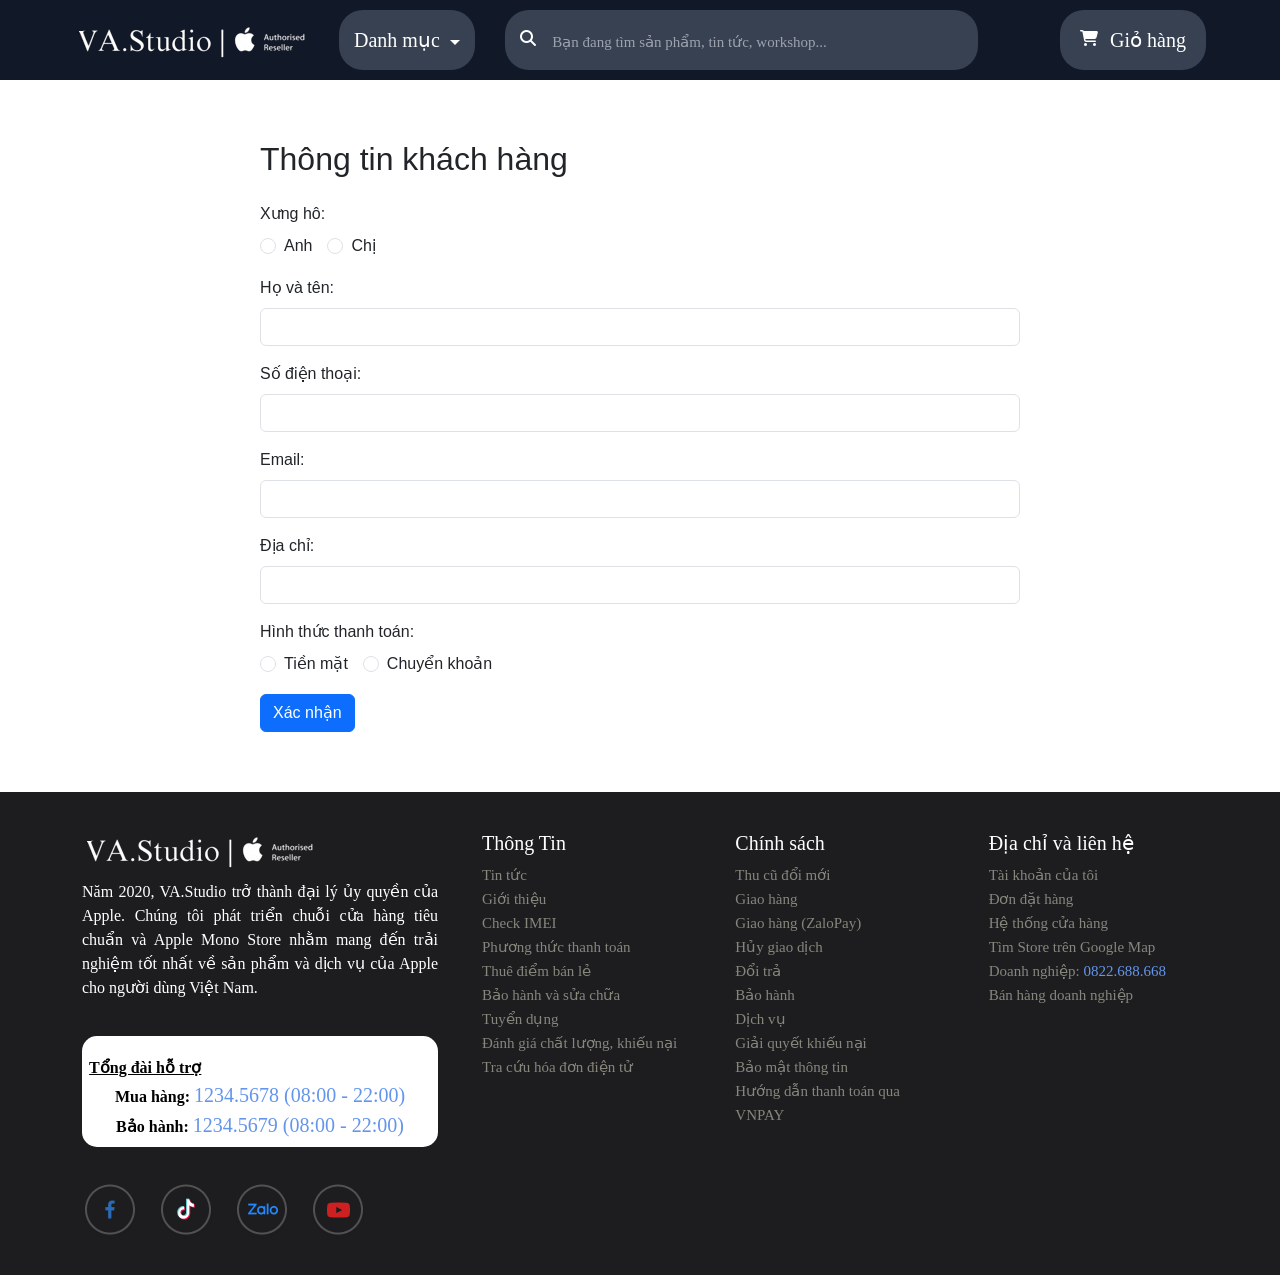
<file: VuDinhLong_232631027/payment.html>
<!DOCTYPE html>
<html lang="vi">
<head>
    <meta charset="UTF-8">
    <meta name="viewport" content="width=device-width, initial-scale=1.0">
    <meta name="description" content="Customer Information VA Studio">
    <meta name="keywords" content="HTML, CSS, JavaScript, Bootstrap">
    <meta name="author" content="Vũ Đình Long">
    <title>Thông tin khách hàng</title>
    <link href="https://cdn.jsdelivr.net/npm/bootstrap@5.3.3/dist/css/bootstrap.min.css" rel="stylesheet" integrity="sha384-QWTKZyjpPEjISv5WaRU9OFeRpok6YctnYmDr5pNlyT2bRjXh0JMhjY6hW+ALEwIH" crossorigin="anonymous">
    <link rel="stylesheet" href="./Assets/css/payment.css">
    <link rel="stylesheet" href="./Assets/css/styleheader.css">
    <link rel="stylesheet" href="./Assets/css/styleFooter.css">
    <link href="https://cdnjs.cloudflare.com/ajax/libs/font-awesome/6.6.0/css/all.min.css" rel="stylesheet">
    <link rel="icon" type="image/png" href="./Assets/img/logo.png">
</head>
<body>
    <header>
        <div class="headercontent">
            <div class="logovastudio">
                <a href="../index.html">
                    <img src="./Assets/img/imgHeader/logoo.png" alt="">
                </a>
            </div>
            <div class="danhmuc">
                <span>Danh mục <i class="arrow-down"></i></span>
                <div class="dropdown-content">
                    <div class="dropdown-item">
                        <a href="../NguyenTheSon_232631049/iphone.html" class="main-item"><img src="./Assets/img/imgHeader/iPhone.avif" alt="iPhone" class="menu-icon">iPhone</a>
                        <div class="sub-dropdown">
                            <div class="sub-dropdown-column">
                                <h3 class="den">iPhone <span class="arrow-right">></span></h3>
                                <a href="../NguyenTheSon_232631049/iphone.html">iPhone 16 Series</a>
                                <a href="../NguyenTheSon_232631049/iphone.html">iPhone 15 Series</a>
                                <a href="../NguyenTheSon_232631049/iphone.html">iPhone 14 Series</a>
                                <a href="../NguyenTheSon_232631049/iphone.html">iPhone 13 Series</a>
                                <a href="../NguyenTheSon_232631049/iphone.html">iPhone 12 Series</a>
                                <a href="../NguyenTheSon_232631049/iphone.html">iPhone 11 Series</a>
                            </div>
                            <div class="sub-dropdown-column bestsellers">
                                <h3 class="den">Bán chạy nhất</h3>
                                <a href="#16pro">
                                    <div class="bestseller-item">
                                        <img src="./Assets/img/imgHeader/16pro.png" alt="iPhone 16 Pro">
                                        <div class="bestseller-info">
                                            <p>iPhone 16 Pro</p> 
                                            <p class="price">28.990.000 đ</p>
                                        </div>
                                    </div>
                                </a>
                                <a href="#16promax">
                                    <div class="bestseller-item">
                                        <img src="./Assets/img/imgHeader/16pro.png" alt="iPhone 16 Pro Max">
                                        <div class="bestseller-info">
                                            <p>iPhone 16 Pro Max</p>
                                            <p class="price">34.990.000 đ</p>
                                        </div>
                                    </div>
                                </a>
                            </div>
                        </div>
                    </div>
                    <div class="dropdown-item">
                        <a href="../NguyenTheSon_232631049/ipad.html" class="main-item"><img src="./Assets/img/imgHeader/iPad.png" alt="iPad" class="menu-icon">iPad</a>
                        <div class="sub-dropdown">
                            <div class="sub-dropdown-column">
                                <h3 class="den">iPad <span class="arrow-right">></span></h3>
                                <a href="../NguyenTheSon_232631049/ipad.html">iPad</a>
                                <a href="../NguyenTheSon_232631049/ipad.html">iPad mini</a>
                                <a href="../NguyenTheSon_232631049/ipad.html">iPad Pro</a>
                                <a href="../NguyenTheSon_232631049/ipad.html">iPad Air</a>
                            </div>
                            <div class="sub-dropdown-column bestsellers">
                                <h3 class="den">Bán chạy nhất</h3>
                                <a href="#ipadpro">
                                    <div class="bestseller-item">
                                        <img src="./Assets/img/imgHeader/ipadPro.webp" alt="iPad Pro">
                                        <div class="bestseller-info">
                                            <p>iPad Pro M4 2024</p>
                                            <p class="price">32.690.000 đ</p>
                                        </div>
                                    </div>
                                </a>
                                <a href="#ipadair">
                                    <div class="bestseller-item">
                                        <img src="./Assets/img/imgHeader/ipadair.jpg" alt="iPad air">
                                        <div class="bestseller-info">
                                            <p>iPad Air M2 2024</p>
                                            <p class="price">16.990.000 đ</p>
                                        </div>
                                    </div>
                                </a>
                            </div>
                        </div>
                    </div>
                    <div class="dropdown-item">
                        <a href="./mac.html" class="main-item"><img src="./Assets/img/imgHeader/mac.png" alt="Mac" class="menu-icon">Mac</a>
                        <div class="sub-dropdown">
                            <div class="sub-dropdown-column">
                                <h3 class="den">Mac <span class="arrow-right">></span></h3>
                                <a href="./mac.html">MacBook Air</a>
                                <a href="./mac.html">Mac mini</a>
                                <a href="./mac.html">Màn hình</a>
                                <a href="./mac.html">iMac</a>
                                <a href="./mac.html">Macbook Pro</a>
                            </div>
                            <div class="sub-dropdown-column bestsellers">
                                <h3 class="den">Bán chạy nhất</h3>
                                <a href="#macbookpro">
                                    <div class="bestseller-item">
                                        <img src="./Assets/img/imgHeader/mac_pro.jpeg" alt="MacBook Pro">
                                        <div class="bestseller-info">
                                            <p>MacBook Pro M3 2023</p>
                                            <p class="price">38.190.000 đ</p>
                                        </div>
                                    </div>
                                </a>
                                <a href="#macbookair">
                                    <div class="bestseller-item">
                                        <img src="./Assets/img/imgHeader/mac_air.jpg" alt="MacBook Air">
                                        <div class="bestseller-info">
                                            <p>MacBook Air M2 2022</p>
                                            <p class="price">23.990.000 đ</p>
                                        </div>
                                    </div>
                                </a>
                            </div>
                        </div>
                    </div>
                    
                    
                    <div class="dropdown-item">
                        <a href="../NguyenTrongHa_232630995/accessory.html" class="main-item"><img src="./Assets/img/imgHeader/phukien.png" alt="Phukien" class="menu-icon">Phụ kiện</a>
                        <div class="sub-dropdown">
                            <div class="sub-dropdown-column">
                                <h3 class="den">Phụ kiện <span class="arrow-right">></span></h3>
                                <a href="../NguyenTrongHa_232630995/accessory.html">Tai nghe</a>
                                <a href="../NguyenTrongHa_232630995/accessory.html">Ốp lưng & Bao da</a>
                                <a href="../NguyenTrongHa_232630995/accessory.html">Bút cảm ứng</a>
                                <a href="../NguyenTrongHa_232630995/accessory.html">Chuột & Trackpad</a>
                                <a href="../NguyenTrongHa_232630995/accessory.html">Cáp</a>
                                <a href="../NguyenTrongHa_232630995/accessory.html">Bàn phím</a>
                                <a href="../NguyenTrongHa_232630995/accessory.html">Củ sạc</a>
                    
    
                            </div>
                            <div class="sub-dropdown-column bestsellers">
                                <h3 class="den">Bán chạy nhất</h3>
                                <a href="#airpodspro">
                                    <div class="bestseller-item">
                                        <img src="./Assets/img/imgHeader/apro.jpg" alt="AirPods Pro">
                                        <div class="bestseller-info">
                                            <p>AirPods 4</p>
                                            <p class="price">4.790.000 đ</p>
                                        </div>
                                    </div>
                                </a>
    
                                <a href="#cusac">
                                    <div class="bestseller-item">
                                        <img src="./Assets/img/imgHeader/cusac.jpg" alt="Cusac">
                                        <div class="bestseller-info">
                                            <p>Sạc nhanh 20W </p>
                                            <p class="price">499.000 đ</p>
                                        </div>
                                    </div>
                                </a>
    
                                
                            </div>
                        </div>
                    </div>
                    
                    
                    <div class="dropdown-item">
                        <a href="./watch.html" class="main-item"><img src="./Assets/img/imgHeader/watch.jpg" alt="AppleWatch" class="menu-icon">Apple Watch</a>
                        <div class="sub-dropdown">
                            <div class="sub-dropdown-column">
                                <h3 class="den">Apple Watch <span class="arrow-right">></span></h3>
                                <a href="./watch.html">Apple Watch Series 10</a>
                                <a href="./watch.html">Apple Watch Series 9</a>
                                <a href="./watch.html">Apple Watch SE</a>
                                <a href="./watch.html">Apple Watch Ultra</a>
                            </div>
                            <div class="sub-dropdown-column bestsellers">
                                <h3 class="den">Bán chạy nhất</h3>
                                <a href="#applewatchseries7">
                                    <div class="bestseller-item">
                                        <img src="./Assets/img/imgHeader/watch7.jpg" alt="Apple Watch Series 7">
                                        <div class="bestseller-info">
                                            <p>Apple Watch Series 10</p>
                                            <p class="price">14.190.000 đ</p>
                                        </div>
                                    </div>
                                </a>
                            </div>
                        </div>
                    </div>
                    
                    <a href="../NguyenTrongHa_232630995/support.html"><img src="./Assets/img/imgHeader/care.png!sw800" alt="Care" class="menu-icon">VA.Care</a>
                </div>
            </div>
    
    
            <div class="timkiem">
                
                <a id="searchPopup">
                    <i class="fa-solid fa-magnifying-glass search-icon"></i>
                </a>
                <input type="text" placeholder="  Bạn đang tìm sản phẩm, tin tức, workshop...">
                <div class="search-tags">
                    <a href="../NguyenTheSon_232631049/iphone.html">iphone 16</a>
                    <a href="../NguyenTheSon_232631049/iphone.html">iphone 16 pro max</a>
                    <a href="../NguyenTheSon_232631049/ipad.html">ipad pro</a>
                    <a href="./mac.html">macbook</a>
                </div>
            </div>
            <a  class="giohang showPopup" id="showPopup">
                <i class="fa-solid fa-cart-shopping cart-icon"></i>
                <span>Giỏ hàng</span> 
            </a>
    
            <div id="popup" class="popup">
                <div class="popup-content">
                  <span class="close">&times;</span>
                  <h2>Comming Soon</h2>
                  <p>Tính năng đang được đội ngũ lập trình viên phát triển, sẽ được khả dụng trong thời gian sớm nhất</p>
                  <p>Features developed by a team of programmers, will be used as soon as possible</p>
                </div>
            </div>
        </div>
    </header>
    <section class="customer-form-section">
        <div class="customer-container">
            <h2 class="mb-4">Thông tin khách hàng</h2>
            <form id="customerForm" class="needs-validation" novalidate>
                <div class="form-group">
                    <label class="form-label">Xưng hô:</label>
                    <div class="radio-group d-flex">
                        <div class="form-check">
                            <input class="form-check-input" type="radio" id="anh" name="title" value="anh">
                            <label class="form-check-label" for="anh">Anh</label>
                        </div>
                        <div class="form-check">
                            <input class="form-check-input" type="radio" id="chi" name="title" value="chi">
                            <label class="form-check-label" for="chi">Chị</label>
                        </div>
                    </div>
                    <div class="error" id="titleError">Vui lòng chọn xưng hô</div>
                </div>

                <div class="form-group">
                    <label class="form-label">Họ và tên:</label>
                    <input type="text" class="form-control" id="name" name="name">
                    <div class="error" id="nameError">Vui lòng nhập họ tên</div>
                </div>

                <div class="form-group">
                    <label class="form-label">Số điện thoại:</label>
                    <input type="text" class="form-control" id="phone" name="phone">
                    <div class="error" id="phoneError">Vui lòng nhập số điện thoại hợp lệ</div>
                </div>

                <div class="form-group">
                    <label class="form-label">Email:</label>
                    <input type="email" class="form-control" id="email" name="email">
                    <div class="error" id="emailError">Vui lòng nhập email hợp lệ</div>
                </div>

                <div class="form-group">
                    <label class="form-label">Địa chỉ:</label>
                    <input type="text" class="form-control" id="address" name="address">
                    <div class="error" id="addressError">Vui lòng nhập địa chỉ</div>
                </div>

                <div class="form-group">
                    <label class="form-label">Hình thức thanh toán:</label>
                    <div class="radio-group d-flex">
                        <div class="form-check">
                            <input class="form-check-input" type="radio" id="cash" name="payment" value="cash">
                            <label class="form-check-label" for="cash">Tiền mặt</label>
                        </div>
                        <div class="form-check">
                            <input class="form-check-input" type="radio" id="transfer" name="payment" value="transfer">
                            <label class="form-check-label" for="transfer">Chuyển khoản</label>
                        </div>
                    </div>
                    <div class="error" id="paymentError">Vui lòng chọn hình thức thanh toán</div>
                </div>

                <button type="submit" class="btn btn-primary">Xác nhận</button>
            </form>

            <div id="qrCode" class="card">
                <div class="card-body">
                    <h3 class="card-title">Quét mã QR để chuyển khoản</h3>
                    <img src="./Assets/img/img_mac/QR_banking.jpg" alt="QR Code" class="img-fluid">
                    <div class="mt-3">
                        <p class="mb-2"><strong>Số tài khoản:</strong> 104873751319</p>
                        <p class="mb-2"><strong>Ngân hàng:</strong> VietinBank</p>
                        <p class="mb-2"><strong>Chủ tài khoản:</strong> VU DINH LONG</p>
                    </div>
                </div>
            </div>
        </div>
    </section>
    <footer>
        <div class="container footer-content">
            <div class="row content-footer">
                <div class="col-12 col-md-4 boxfooter">
                    <a href="">
                        <img src="./Assets/img/imgFooter/logoo.png" alt="">
                    </a>
                    <p class="gioithieu">Năm 2020, VA.Studio trở thành đại lý ủy quyền của Apple. Chúng tôi phát triển chuỗi cửa hàng tiêu chuẩn và Apple Mono Store nhằm mang đến trải nghiệm tốt nhất về sản phẩm và dịch vụ của Apple cho người dùng Việt Nam.</p>
                    <div class="tongdai">
                        <span class="gachchan"> Tổng đài hỗ trợ</span>
                        <div class="boxgoimuahang">
                            <a class="goimuahang" href="tel:12345678">
                                <strong>Mua hàng:</strong> <span class="hotline">1234.5678 (08:00 - 22:00)</span>
                            </a>
                            <br>
                            <a class="goimuahang" href="tel:12345679">
                                <strong>Bảo hành:</strong> <span class="hotline">1234.5679 (08:00 - 22:00)</span>
                            </a>
                        </div>
                    </div>
                    <div class="boxiconmxh">
                        <div class="icon">
                            <a href="#">
                                <img src="./Assets/img/imgFooter/fb.png" alt="fb">
                            </a>
                        </div>
                        <div class="icon">
                            <a href="#">
                                <img src="./Assets/img/imgFooter/tiktok.png" alt="tiktok">
                            </a>
                        </div>
                        <div class="icon">
                            <a href="#">
                                <img src="./Assets/img/imgFooter/zalo.png" alt="zalo">
                            </a>
                        </div>
                        <div class="icon">
                            <a href="#">
                                <img src="./Assets/img/imgFooter/yt.png" alt="youtube">
                            </a>
                        </div>
                        
    
    
                    </div>
    
                </div>
                <div class="col-12 col-md boxfooter">
                    <h5>Thông Tin</h5>
                    <ul>
                        <li><a href="#">Tin tức</a></li>
                        <li><a href="#">Giới thiệu</a></li>
                        <li><a href="#">Check IMEI</a></li>
                        <li><a href="#">Phương thức thanh toán</a></li>
                        <li><a href="#">Thuê điểm bán lẻ</a></li>
                        <li><a href="#">Bảo hành và sửa chữa</a></li>
                        <li><a href="#">Tuyển dụng</a></li>
                        <li><a href="#">Đánh giá chất lượng, khiếu nại</a></li>
                        <li><a href="#">Tra cứu hóa đơn điện tử</a></li>
                    </ul>
                </div>
                <div class="col-12 col-md boxfooter">
                    <h5>Chính sách</h5>
                    <ul>
                        <li><a href="#">Thu cũ đổi mới</a></li>
                        <li><a href="#">Giao hàng</a></li>
                        <li><a href="#">Giao hàng (ZaloPay)</a></li>
                        <li><a href="#">Hủy giao dịch</a></li>
                        <li><a href="#">Đổi trả</a></li>
                        <li><a href="#">Bảo hành</a></li>
                        <li><a href="#">Dịch vụ</a></li>
                        <li><a href="#">Giải quyết khiếu nại</a></li>
                        <li><a href="#">Bảo mật thông tin</a></li>
                        <li><a href="#">Hướng dẫn thanh toán qua VNPAY</a></li>
                    </ul>
                    
                </div>
                <div class="col-12 col-md boxfooter">
                    <h5>Địa chỉ và liên hệ</h5>
                    <ul>
                        <li><a href="#">Tài khoản của tôi</a></li>
                        <li><a href="#">Đơn đặt hàng</a></li>
                        <li><a href="#">Hệ thống cửa hàng</a></li>
                        <li><a href="#">Tìm Store trên Google Map</a></li>
                        <li><a href="tel:0822688668">Doanh nghiệp: <span style="color: cornflowerblue;">0822.688.668</span> </a></li>
                        <li><a href="#">Bán hàng doanh nghiệp</a></li>
                    </ul>
                    
                </div>
            </div>
    
        </div>
    </footer>
    
    <script src="https://cdn.jsdelivr.net/npm/bootstrap@5.3.3/dist/js/bootstrap.bundle.min.js" integrity="sha384-YvpcrYf0tY3lHB60NNkmXc5s9fDVZLESaAA55NDzOxhy9GkcIdslK1eN7N6jIeHz" crossorigin="anonymous"></script>
    <script src="./Assets/js/payment.js"></script>
    <script src="./Assets/js/JSheader.js"></script>
</body>
</html>
</file>
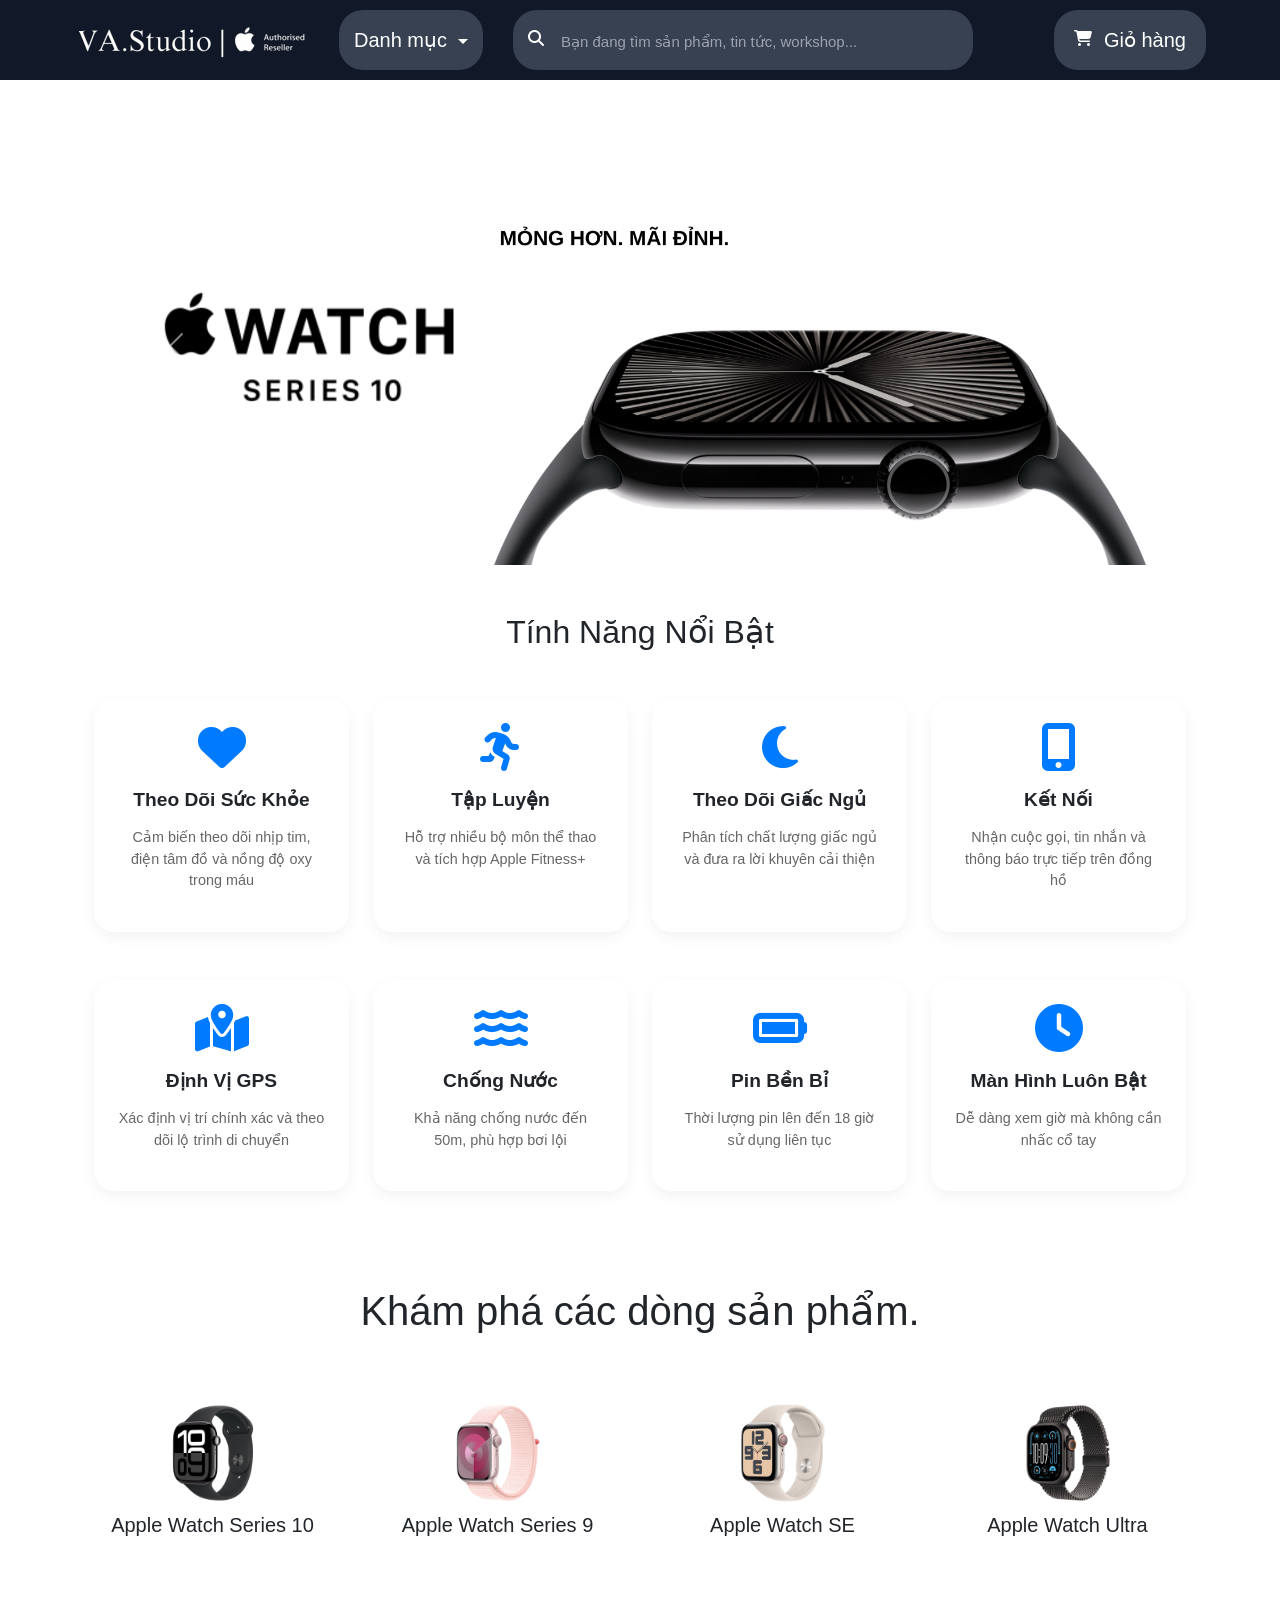
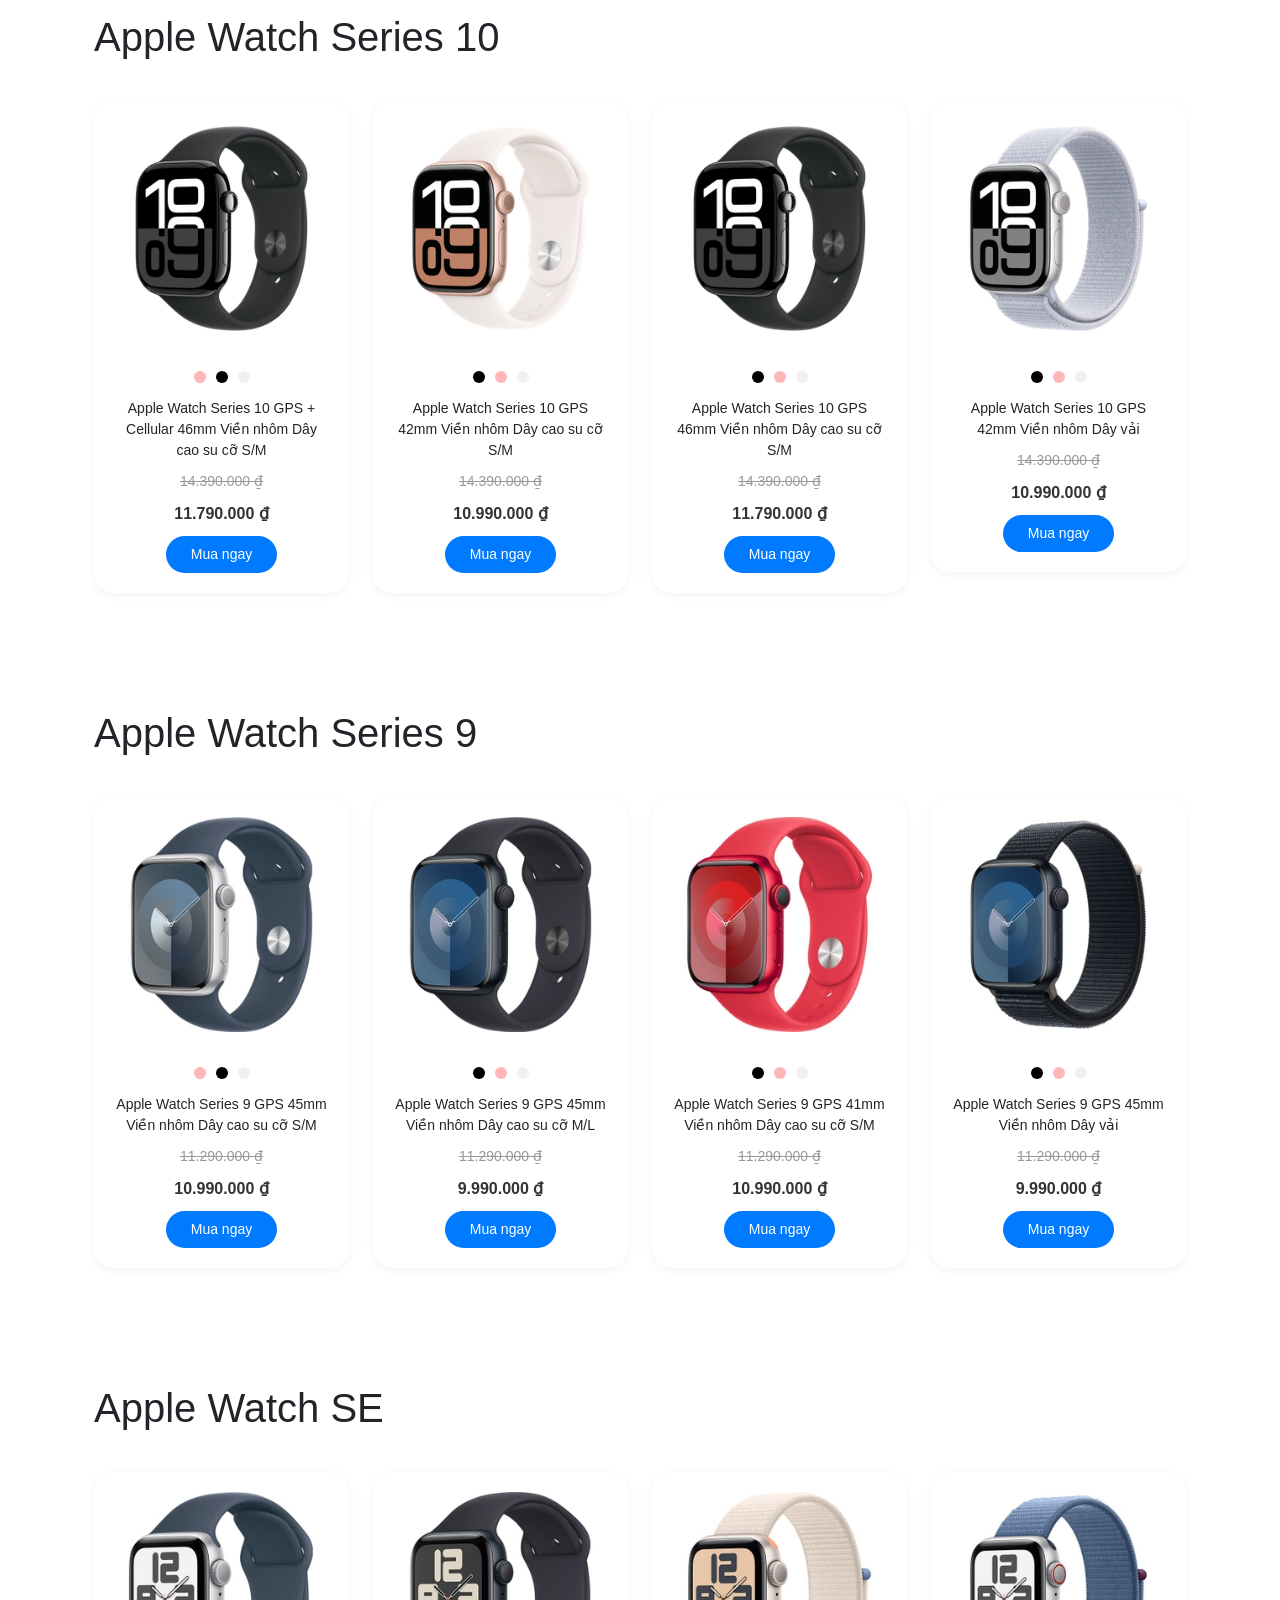
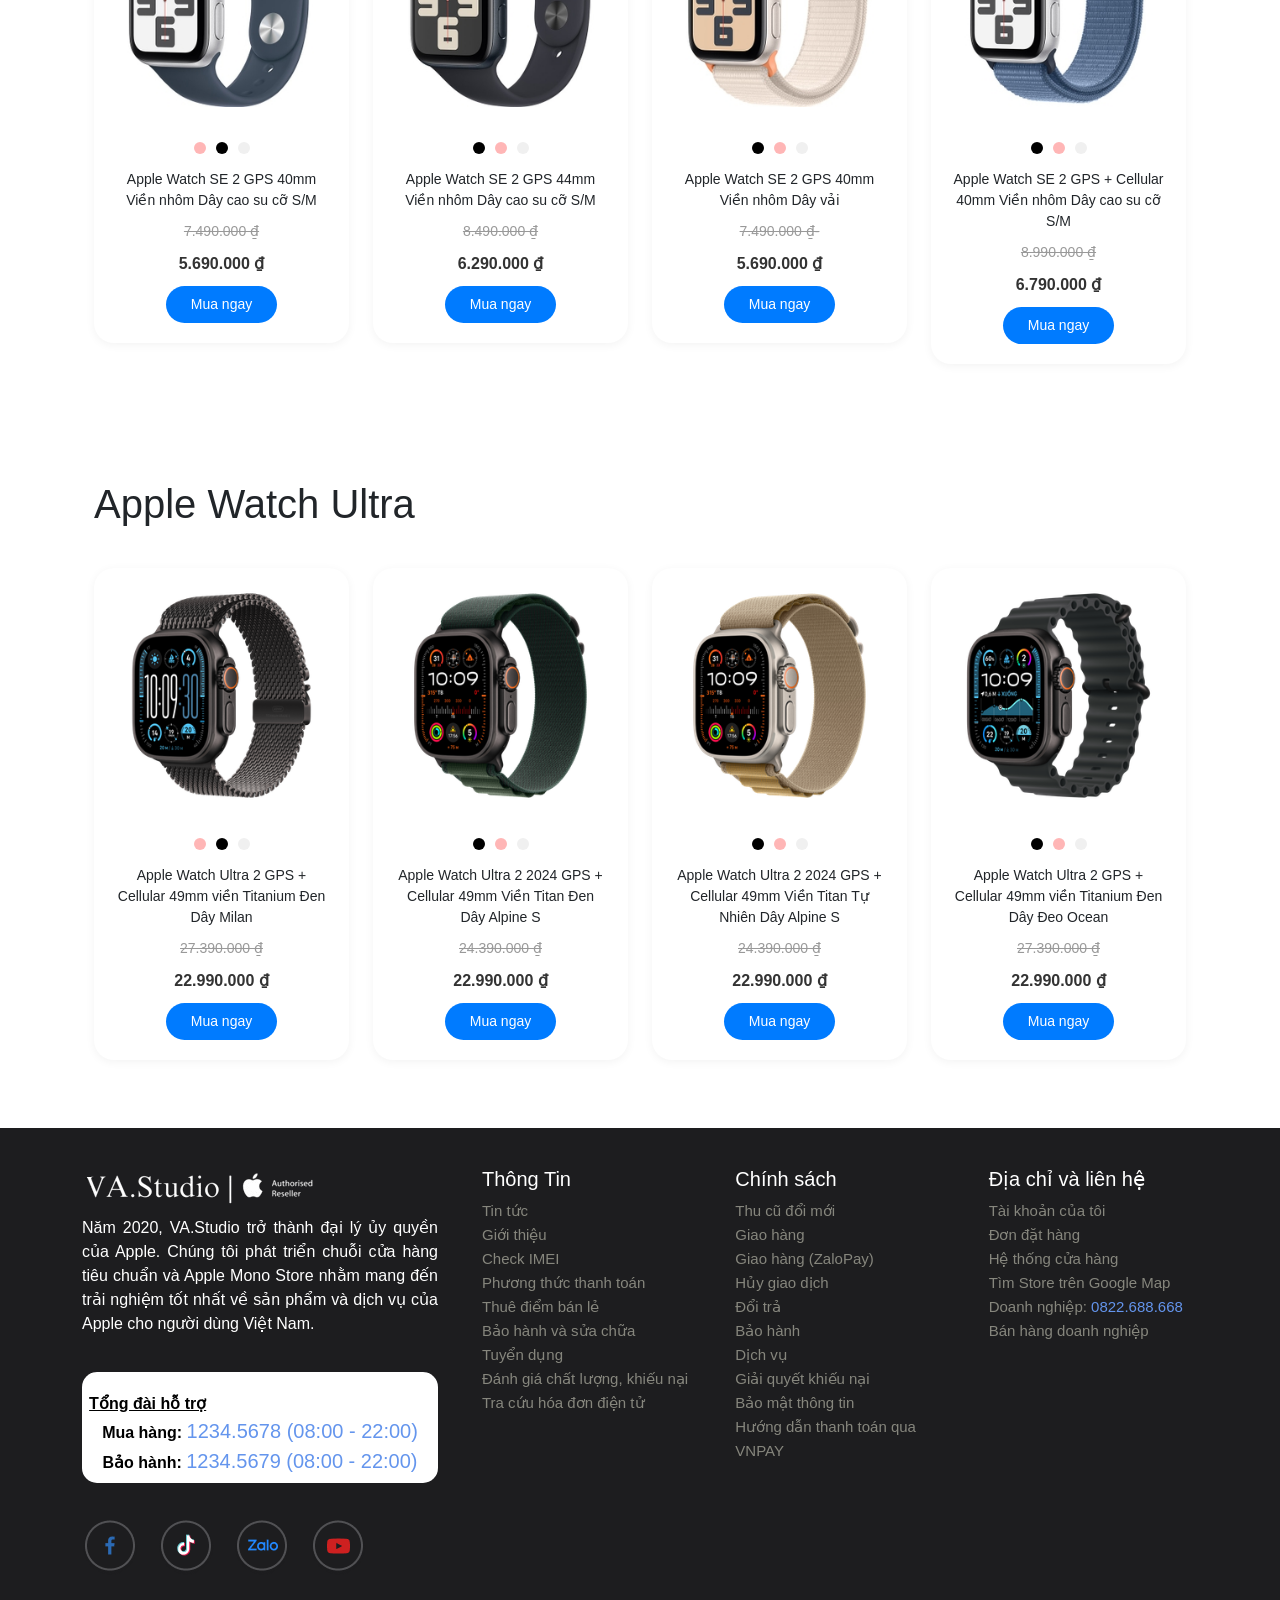
<file: VuDinhLong_232631027/watch.html>
<!DOCTYPE html>
<html lang="en">
<head>
    <meta charset="UTF-8">
    <meta name="viewport" content="width=device-width, initial-scale=1.0">
    <meta name="description" content="Apple Watch VA Studio">
    <meta name="keywords" content="HTML, CSS, JavaScript, Bootstrap">
    <meta name="author" content="Vũ Đình Long">
    <link href="https://cdn.jsdelivr.net/npm/bootstrap@5.3.3/dist/css/bootstrap.min.css" rel="stylesheet" integrity="sha384-QWTKZyjpPEjISv5WaRU9OFeRpok6YctnYmDr5pNlyT2bRjXh0JMhjY6hW+ALEwIH" crossorigin="anonymous">
    <meta name="viewport" content="width=device-width, initial-scale=1.0">
    <title>Watch</title>
    <link href="https://cdnjs.cloudflare.com/ajax/libs/font-awesome/6.6.0/css/all.min.css" rel="stylesheet">
    <link rel="stylesheet" href="./Assets/css/watch.css">
    <link rel="stylesheet" href="./Assets/css/styleheader.css">
    <link rel="stylesheet" href="./Assets/css/styleFooter.css">
    <link rel="icon" type="image/png" href="./Assets/img/logo.png">
</head>
<body>
    <header>
        <div class="headercontent">
            <div class="logovastudio">
                <a href="../index.html">
                    <img src="./Assets/img/imgHeader/logoo.png" alt="">
                </a>
            </div>
            <div class="danhmuc">
                <span>Danh mục <i class="arrow-down"></i></span>
                <div class="dropdown-content">
                    <div class="dropdown-item">
                        <a href="../NguyenTheSon_232631049/iphone.html" class="main-item"><img src="./Assets/img/imgHeader/iPhone.avif" alt="iPhone" class="menu-icon">iPhone</a>
                        <div class="sub-dropdown">
                            <div class="sub-dropdown-column">
                                <h3 class="den">iPhone <span class="arrow-right">></span></h3>
                                <a href="../NguyenTheSon_232631049/iphone.html">iPhone 16 Series</a>
                                <a href="../NguyenTheSon_232631049/iphone.html">iPhone 15 Series</a>
                                <a href="../NguyenTheSon_232631049/iphone.html">iPhone 14 Series</a>
                                <a href="../NguyenTheSon_232631049/iphone.html">iPhone 13 Series</a>
                                <a href="../NguyenTheSon_232631049/iphone.html">iPhone 12 Series</a>
                                <a href="../NguyenTheSon_232631049/iphone.html">iPhone 11 Series</a>
                            </div>
                            <div class="sub-dropdown-column bestsellers">
                                <h3 class="den">Bán chạy nhất</h3>
                                <a href="#16pro">
                                    <div class="bestseller-item">
                                        <img src="./Assets/img/imgHeader/16pro.png" alt="iPhone 16 Pro">
                                        <div class="bestseller-info">
                                            <p>iPhone 16 Pro</p> 
                                            <p class="price">28.990.000 đ</p>
                                        </div>
                                    </div>
                                </a>
                                <a href="#16promax">
                                    <div class="bestseller-item">
                                        <img src="./Assets/img/imgHeader/16pro.png" alt="iPhone 16 Pro Max">
                                        <div class="bestseller-info">
                                            <p>iPhone 16 Pro Max</p>
                                            <p class="price">34.990.000 đ</p>
                                        </div>
                                    </div>
                                </a>
                            </div>
                        </div>
                    </div>
                    <div class="dropdown-item">
                        <a href="../NguyenTheSon_232631049/ipad.html" class="main-item"><img src="./Assets/img/imgHeader/iPad.png" alt="iPad" class="menu-icon">iPad</a>
                        <div class="sub-dropdown">
                            <div class="sub-dropdown-column">
                                <h3 class="den">iPad <span class="arrow-right">></span></h3>
                                <a href="../NguyenTheSon_232631049/ipad.html">iPad</a>
                                <a href="../NguyenTheSon_232631049/ipad.html">iPad mini</a>
                                <a href="../NguyenTheSon_232631049/ipad.html">iPad Pro</a>
                                <a href="../NguyenTheSon_232631049/ipad.html">iPad Air</a>
                            </div>
                            <div class="sub-dropdown-column bestsellers">
                                <h3 class="den">Bán chạy nhất</h3>
                                <a href="#ipadpro">
                                    <div class="bestseller-item">
                                        <img src="./Assets/img/imgHeader/ipadPro.webp" alt="iPad Pro">
                                        <div class="bestseller-info">
                                            <p>iPad Pro M4 2024</p>
                                            <p class="price">32.690.000 đ</p>
                                        </div>
                                    </div>
                                </a>
                                <a href="#ipadair">
                                    <div class="bestseller-item">
                                        <img src="./Assets/img/imgHeader/ipadair.jpg" alt="iPad air">
                                        <div class="bestseller-info">
                                            <p>iPad Air M2 2024</p>
                                            <p class="price">16.990.000 đ</p>
                                        </div>
                                    </div>
                                </a>
                            </div>
                        </div>
                    </div>
                    <div class="dropdown-item">
                        <a href="./mac.html" class="main-item"><img src="./Assets/img/imgHeader/mac.png" alt="Mac" class="menu-icon">Mac</a>
                        <div class="sub-dropdown">
                            <div class="sub-dropdown-column">
                                <h3 class="den">Mac <span class="arrow-right">></span></h3>
                                <a href="./mac.html">MacBook Air</a>
                                <a href="./mac.html">Mac mini</a>
                                <a href="./mac.html">Màn hình</a>
                                <a href="./mac.html">iMac</a>
                                <a href="./mac.html">Macbook Pro</a>
                            </div>
                            <div class="sub-dropdown-column bestsellers">
                                <h3 class="den">Bán chạy nhất</h3>
                                <a href="#macbookpro">
                                    <div class="bestseller-item">
                                        <img src="./Assets/img/imgHeader/mac_pro.jpeg" alt="MacBook Pro">
                                        <div class="bestseller-info">
                                            <p>MacBook Pro M3 2023</p>
                                            <p class="price">38.190.000 đ</p>
                                        </div>
                                    </div>
                                </a>
                                <a href="#macbookair">
                                    <div class="bestseller-item">
                                        <img src="./Assets/img/imgHeader/mac_air.jpg" alt="MacBook Air">
                                        <div class="bestseller-info">
                                            <p>MacBook Air M2 2022</p>
                                            <p class="price">23.990.000 đ</p>
                                        </div>
                                    </div>
                                </a>
                            </div>
                        </div>
                    </div>
                    
                    
                    <div class="dropdown-item">
                        <a href="../NguyenTrongHa_232630995/accessory.html" class="main-item"><img src="./Assets/img/imgHeader/phukien.png" alt="Phukien" class="menu-icon">Phụ kiện</a>
                        <div class="sub-dropdown">
                            <div class="sub-dropdown-column">
                                <h3 class="den">Phụ kiện <span class="arrow-right">></span></h3>
                                <a href="../NguyenTrongHa_232630995/accessory.html">Tai nghe</a>
                                <a href="../NguyenTrongHa_232630995/accessory.html">Ốp lưng & Bao da</a>
                                <a href="../NguyenTrongHa_232630995/accessory.html">Bút cảm ứng</a>
                                <a href="../NguyenTrongHa_232630995/accessory.html">Chuột & Trackpad</a>
                                <a href="../NguyenTrongHa_232630995/accessory.html">Cáp</a>
                                <a href="../NguyenTrongHa_232630995/accessory.html">Bàn phím</a>
                                <a href="../NguyenTrongHa_232630995/accessory.html">Củ sạc</a>
                    
    
                            </div>
                            <div class="sub-dropdown-column bestsellers">
                                <h3 class="den">Bán chạy nhất</h3>
                                <a href="#airpodspro">
                                    <div class="bestseller-item">
                                        <img src="./Assets/img/imgHeader/apro.jpg" alt="AirPods Pro">
                                        <div class="bestseller-info">
                                            <p>AirPods 4</p>
                                            <p class="price">4.790.000 đ</p>
                                        </div>
                                    </div>
                                </a>
    
                                <a href="#cusac">
                                    <div class="bestseller-item">
                                        <img src="./Assets/img/imgHeader/cusac.jpg" alt="Cusac">
                                        <div class="bestseller-info">
                                            <p>Sạc nhanh 20W </p>
                                            <p class="price">499.000 đ</p>
                                        </div>
                                    </div>
                                </a>
    
                                
                            </div>
                        </div>
                    </div>
                    
                    
                    <div class="dropdown-item">
                        <a href="./watch.html" class="main-item"><img src="./Assets/img/imgHeader/watch.jpg" alt="AppleWatch" class="menu-icon">Apple Watch</a>
                        <div class="sub-dropdown">
                            <div class="sub-dropdown-column">
                                <h3 class="den">Apple Watch <span class="arrow-right">></span></h3>
                                <a href="#series10">Apple Watch Series 10</a>
                                <a href="#series9">Apple Watch Series 9</a>
                                <a href="#se">Apple Watch SE</a>
                                <a href="#ultra">Apple Watch Ultra</a>
                            </div>
                            <div class="sub-dropdown-column bestsellers">
                                <h3 class="den">Bán chạy nhất</h3>
                                <a href="#applewatchseries7">
                                    <div class="bestseller-item">
                                        <img src="./Assets/img/imgHeader/watch7.jpg" alt="Apple Watch Series 7">
                                        <div class="bestseller-info">
                                            <p>Apple Watch Series 10</p>
                                            <p class="price">14.190.000 đ</p>
                                        </div>
                                    </div>
                                </a>
                            </div>
                        </div>
                    </div>
                    
                    <a href="../NguyenTrongHa_232630995/support.html"><img src="./Assets/img/imgHeader/care.png!sw800" alt="Care" class="menu-icon">VA.Care</a>
                </div>
            </div>
    
    
            <div class="timkiem">
                
                <a id="searchPopup">
                    <i class="fa-solid fa-magnifying-glass search-icon"></i>
                </a>
                <input type="text" placeholder="  Bạn đang tìm sản phẩm, tin tức, workshop...">
                <div class="search-tags">
                    <a href="../NguyenTheSon_232631049/iphone.html">iphone 16</a>
                    <a href="../NguyenTheSon_232631049/iphone.html">iphone 16 pro max</a>
                    <a href="../NguyenTheSon_232631049/ipad.html">ipad pro</a>
                    <a href="./mac.html">macbook</a>
                </div>
            </div>
            
    
    
            <a  class="giohang showPopup" id="showPopup">
                <i class="fa-solid fa-cart-shopping cart-icon"></i>
                <span>Giỏ hàng</span> 
            </a>
    
            <div id="popup" class="popup">
                <div class="popup-content">
                  <span class="close">&times;</span>
                  <h2>Comming Soon</h2>
                  <p>Tính năng đang được đội ngũ lập trình viên phát triển, sẽ được khả dụng trong thời gian sớm nhất</p>
                  <p>Features developed by a team of programmers, will be used as soon as possible</p>
                </div>
            </div>
        </div>
    </header>

<!--content-->
<div class="container">
<div class="container mt-5">
    <div id="imageCarousel" class="carousel slide" data-bs-ride="carousel">
        <div class="carousel-inner">
            <div class="carousel-item active">
                <img src="./Assets/img/img_watch/banner5.png" class="d-block w-100" alt="Mac 1">
            </div>
            <div class="carousel-item">
                <img src="./Assets/img/img_watch/banner2.png" class="d-block w-100" alt="Mac 2">
            </div>
            <div class="carousel-item">
                <img src="./Assets/img/img_watch/banner3.png" class="d-block w-100" alt="Mac 3">
            </div>
        </div>
        <button class="carousel-control-prev" type="button" data-bs-target="#imageCarousel" data-bs-slide="prev">
            <span class="carousel-control-prev-icon" aria-hidden="true"></span>
            <span class="visually-hidden">Trước</span>
        </button>
        <button class="carousel-control-next" type="button" data-bs-target="#imageCarousel" data-bs-slide="next">
            <span class="carousel-control-next-icon" aria-hidden="true"></span>
            <span class="visually-hidden">Sau</span>
        </button>
        <div class="carousel-indicators">
            <button type="button" data-bs-target="#imageCarousel" data-bs-slide-to="0" class="active" aria-current="true" aria-label="Slide 1"></button>
            <button type="button" data-bs-target="#imageCarousel" data-bs-slide-to="1" aria-label="Slide 2"></button>
            <button type="button" data-bs-target="#imageCarousel" data-bs-slide-to="2" aria-label="Slide 3"></button>
        </div>
    </div>
</div>
<div class="features-section py-5">
    <div class="container">
        <h2 class="text-center mb-5">Tính Năng Nổi Bật</h2>
        <div class="row g-4">
            <div class="col-md-3">
                <div class="feature-card text-center p-4">
                    <div class="feature-icon mb-3">
                        <i class="fas fa-heart fa-3x"></i>
                    </div>
                    <h4>Theo Dõi Sức Khỏe</h4>
                    <p>Cảm biến theo dõi nhịp tim, điện tâm đồ và nồng độ oxy trong máu</p>
                </div>
            </div>
            <div class="col-md-3">
                <div class="feature-card text-center p-4">
                    <div class="feature-icon mb-3">
                        <i class="fas fa-running fa-3x"></i>
                    </div>
                    <h4>Tập Luyện</h4>
                    <p>Hỗ trợ nhiều bộ môn thể thao và tích hợp Apple Fitness+</p>
                </div>
            </div>
            <div class="col-md-3">
                <div class="feature-card text-center p-4">
                    <div class="feature-icon mb-3">
                        <i class="fas fa-moon fa-3x"></i>
                    </div>
                    <h4>Theo Dõi Giấc Ngủ</h4>
                    <p>Phân tích chất lượng giấc ngủ và đưa ra lời khuyên cải thiện</p>
                </div>
            </div>
            <div class="col-md-3">
                <div class="feature-card text-center p-4">
                    <div class="feature-icon mb-3">
                        <i class="fas fa-mobile-alt fa-3x"></i>
                    </div>
                    <h4>Kết Nối</h4>
                    <p>Nhận cuộc gọi, tin nhắn và thông báo trực tiếp trên đồng hồ</p>
                </div>
            </div>
        </div>

        <div class="row g-4 mt-4">
            <div class="col-md-3">
                <div class="feature-card text-center p-4">
                    <div class="feature-icon mb-3">
                        <i class="fas fa-map-marked-alt fa-3x"></i>
                    </div>
                    <h4>Định Vị GPS</h4>
                    <p>Xác định vị trí chính xác và theo dõi lộ trình di chuyển</p>
                </div>
            </div>
            <div class="col-md-3">
                <div class="feature-card text-center p-4">
                    <div class="feature-icon mb-3">
                        <i class="fas fa-water fa-3x"></i>
                    </div>
                    <h4>Chống Nước</h4>
                    <p>Khả năng chống nước đến 50m, phù hợp bơi lội</p>
                </div>
            </div>
            <div class="col-md-3">
                <div class="feature-card text-center p-4">
                    <div class="feature-icon mb-3">
                        <i class="fas fa-battery-full fa-3x"></i>
                    </div>
                    <h4>Pin Bền Bỉ</h4>
                    <p>Thời lượng pin lên đến 18 giờ sử dụng liên tục</p>
                </div>
            </div>
            <div class="col-md-3">
                <div class="feature-card text-center p-4">
                    <div class="feature-icon mb-3">
                        <i class="fas fa-clock fa-3x"></i>
                    </div>
                    <h4>Màn Hình Luôn Bật</h4>
                    <p>Dễ dàng xem giờ mà không cần nhấc cổ tay</p>
                </div>
            </div>
        </div>
    </div>
</div>
<div class="title mt-5"><h1>Khám phá các dòng sản phẩm.</h1></div>
<div class="row mt-5">
    <div class="col">
        <div class="product-category">
            <a href="#series10">
                <img src="./Assets/img/img_watch/models/1.png" alt="Apple Watch Series 10">
                <h5>Apple Watch Series 10</h5>
            </a>
        </div>
    </div>
    <div class="col">
        <div class="product-category">
            <a href="#series9">
                <img src="./Assets/img/img_watch/models/2.png" alt="Apple Watch Series 9">
                <h5>Apple Watch Series 9</h5>
            </a>
        </div>
    </div>
    <div class="col">
        <div class="product-category">
            <a href="#se">
                <img src="./Assets/img/img_watch/models/3.png" alt="Apple Watch SE">
                <h5>Apple Watch SE</h5>
            </a>
        </div>
    </div>
    <div class="col">
        <div class="product-category">
            <a href="#ultra">
                <img src="./Assets/img/img_watch/models/4.png" alt="Apple Watch Ultra">
                <h5>Apple Watch Ultra</h5>
            </a>
        </div>
    </div>
</div>
<section id="series10">
<div class="container py-5">
    <h1>Apple Watch Series 10</h1>
    <div class="row">
        <div class="col-lg-3 col-md-6">
            <div class="product-card" data-product="series10">
                <img src="./Assets/img/img_watch/s10/1.png" class="product-image" alt="Apple Watch">
                <div class="color-options">
                    <div class="color-dot" style="background: #ffb6b6;"></div>
                    <div class="color-dot" style="background: #000;"></div>
                    <div class="color-dot" style="background: #f0f0f0;"></div>
                </div>
                <div class="product-title">Apple Watch Series 10 GPS + Cellular 46mm Viền nhôm Dây cao su cỡ S/M</div>
                <div class="old-price">14.390.000 ₫</div>
                <div class="price">11.790.000 ₫</div>
                <a href="payment.html"><button class="btn btn-buy">Mua ngay</button></a>
            </div>
        </div>
        <div class="col-lg-3 col-md-6">
            <div class="product-card" data-product="series10">
                <img src="./Assets/img/img_watch/s10/2.png" class="product-image" alt="Apple Watch">
                <div class="color-options">
                    <div class="color-dot" style="background: #000;"></div>
                    <div class="color-dot" style="background: #ffb6b6;"></div>
                    <div class="color-dot" style="background: #f0f0f0;"></div>
                </div>
                <div class="product-title">Apple Watch Series 10 GPS 42mm Viền nhôm Dây cao su cỡ S/M</div>
                <div class="old-price">14.390.000 ₫</div>
                <div class="price">10.990.000 ₫</div>
                <a href="payment.html"><button class="btn btn-buy">Mua ngay</button></a>
            </div>
        </div>
        <div class="col-lg-3 col-md-6">
            <div class="product-card" data-product="series10">
                <img src="./Assets/img/img_watch/s10/3.png" class="product-image" alt="Apple Watch">
                <div class="color-options">
                    <div class="color-dot" style="background: #000;"></div>
                    <div class="color-dot" style="background: #ffb6b6;"></div>
                    <div class="color-dot" style="background: #f0f0f0;"></div>
                </div>
                <div class="product-title">Apple Watch Series 10 GPS 46mm Viền nhôm Dây cao su cỡ S/M</div>
                <div class="old-price">14.390.000 ₫</div>
                <div class="price">11.790.000 ₫</div>
                <a href="payment.html"><button class="btn btn-buy">Mua ngay</button></a>
            </div>
        </div>
        <div class="col-lg-3 col-md-6">
            <div class="product-card" data-product="series10">
                <img src="./Assets/img/img_watch/s10/4.png" class="product-image" alt="Apple Watch">
                <div class="color-options">
                    <div class="color-dot" style="background: #000;"></div>
                    <div class="color-dot" style="background: #ffb6b6;"></div>
                    <div class="color-dot" style="background: #f0f0f0;"></div>
                </div>
                <div class="product-title">Apple Watch Series 10 GPS 42mm Viền nhôm Dây vải</div>
                <div class="old-price">14.390.000 ₫</div>
                <div class="price">10.990.000 ₫</div>
                <a href="payment.html"><button class="btn btn-buy">Mua ngay</button></a>
            </div>
        </div>
    </div>
</div>
</section>
<section id="series9">
<div class="container py-5">
    <h1>Apple Watch Series 9</h1>
    <div class="row">
        <div class="col-lg-3 col-md-6">
            <div class="product-card" data-product="series9">
                <img src="./Assets/img/img_watch/s9/1.jpg" class="product-image" alt="Apple Watch">
                <div class="color-options">
                    <div class="color-dot" style="background: #ffb6b6;"></div>
                    <div class="color-dot" style="background: #000;"></div>
                    <div class="color-dot" style="background: #f0f0f0;"></div>
                </div>
                <div class="product-title">Apple Watch Series 9 GPS 45mm Viền nhôm Dây cao su cỡ S/M</div>
                <div class="old-price">11.290.000 ₫</div>
                <div class="price">10.990.000 ₫</div>
                <a href="payment.html"><button class="btn btn-buy">Mua ngay</button></a>
            </div>
        </div>
        <div class="col-lg-3 col-md-6">
            <div class="product-card" data-product="series9">
                <img src="./Assets/img/img_watch/s9/2.jpg" class="product-image" alt="Apple Watch">
                <div class="color-options">
                    <div class="color-dot" style="background: #000;"></div>
                    <div class="color-dot" style="background: #ffb6b6;"></div>
                    <div class="color-dot" style="background: #f0f0f0;"></div>
                </div>
                <div class="product-title">Apple Watch Series 9 GPS 45mm Viền nhôm Dây cao su cỡ M/L</div>
                <div class="old-price">11.290.000 ₫</div>
                <div class="price">9.990.000 ₫</div>
                <a href="payment.html"><button class="btn btn-buy">Mua ngay</button></a>
            </div>
        </div>
        <div class="col-lg-3 col-md-6">
            <div class="product-card" data-product="series9">
                <img src="./Assets/img/img_watch/s9/3.jpg" class="product-image" alt="Apple Watch">
                <div class="color-options">
                    <div class="color-dot" style="background: #000;"></div>
                    <div class="color-dot" style="background: #ffb6b6;"></div>
                    <div class="color-dot" style="background: #f0f0f0;"></div>
                </div>
                <div class="product-title">Apple Watch Series 9 GPS 41mm Viền nhôm Dây cao su cỡ S/M</div>
                <div class="old-price">11.290.000 ₫</div>
                <div class="price">10.990.000 ₫</div>
                <a href="payment.html"><button class="btn btn-buy">Mua ngay</button></a>
            </div>
        </div>
        <div class="col-lg-3 col-md-6">
            <div class="product-card" data-product="series9">
                <img src="./Assets/img/img_watch/s9/4.jpg" class="product-image" alt="Apple Watch">
                <div class="color-options">
                    <div class="color-dot" style="background: #000;"></div>
                    <div class="color-dot" style="background: #ffb6b6;"></div>
                    <div class="color-dot" style="background: #f0f0f0;"></div>
                </div>
                <div class="product-title">Apple Watch Series 9 GPS 45mm Viền nhôm Dây vải</div>
                <div class="old-price">11.290.000 ₫</div>
                <div class="price">9.990.000 ₫</div>
                <a href="payment.html"><button class="btn btn-buy">Mua ngay</button></a>
            </div>
        </div>
    </div>
</div>
</section>
<section id="se">
<div class="container py-5">
    <h1>Apple Watch SE</h1>
    <div class="row">
        <div class="col-lg-3 col-md-6">
            <div class="product-card" data-product="se">
                <img src="./Assets/img/img_watch/se/1.jpg" class="product-image" alt="Apple Watch">
                <div class="color-options">
                    <div class="color-dot" style="background: #ffb6b6;"></div>
                    <div class="color-dot" style="background: #000;"></div>
                    <div class="color-dot" style="background: #f0f0f0;"></div>
                </div>
                <div class="product-title">Apple Watch SE 2 GPS 40mm Viền nhôm Dây cao su cỡ S/M</div>
                <div class="old-price">7.490.000 ₫</div>
                <div class="price">5.690.000 ₫</div>
                <a href="payment.html"><button class="btn btn-buy">Mua ngay</button></a>
            </div>
        </div>
        <div class="col-lg-3 col-md-6">
            <div class="product-card" data-product="se">
                <img src="./Assets/img/img_watch/se/2.jpg" class="product-image" alt="Apple Watch">
                <div class="color-options">
                    <div class="color-dot" style="background: #000;"></div>
                    <div class="color-dot" style="background: #ffb6b6;"></div>
                    <div class="color-dot" style="background: #f0f0f0;"></div>
                </div>
                <div class="product-title">Apple Watch SE 2 GPS 44mm Viền nhôm Dây cao su cỡ S/M</div>
                <div class="old-price">8.490.000 ₫</div>
                <div class="price">6.290.000 ₫</div>
                <a href="payment.html"><button class="btn btn-buy">Mua ngay</button></a>
            </div>
        </div>
        <div class="col-lg-3 col-md-6">
            <div class="product-card" data-product="se">
                <img src="./Assets/img/img_watch/se/3.jpg" class="product-image" alt="Apple Watch">
                <div class="color-options">
                    <div class="color-dot" style="background: #000;"></div>
                    <div class="color-dot" style="background: #ffb6b6;"></div>
                    <div class="color-dot" style="background: #f0f0f0;"></div>
                </div>
                <div class="product-title">Apple Watch SE 2 GPS 40mm Viền nhôm Dây vải</div>
                <div class="old-price">7.490.000 ₫-</div>
                <div class="price">5.690.000 ₫</div>
                <a href="payment.html"><button class="btn btn-buy">Mua ngay</button></a>
            </div>
        </div>
        <div class="col-lg-3 col-md-6">
            <div class="product-card" data-product="se">
                <img src="./Assets/img/img_watch/se/4.jpg" class="product-image" alt="Apple Watch">
                <div class="color-options">
                    <div class="color-dot" style="background: #000;"></div>
                    <div class="color-dot" style="background: #ffb6b6;"></div>
                    <div class="color-dot" style="background: #f0f0f0;"></div>
                </div>
                <div class="product-title">Apple Watch SE 2 GPS + Cellular 40mm Viền nhôm Dây cao su cỡ S/M</div>
                <div class="old-price">8.990.000 ₫</div>
                <div class="price">6.790.000 ₫</div>
                <a href="payment.html"><button class="btn btn-buy">Mua ngay</button></a>
            </div>
        </div>
    </div>
</div>
</section>
<section id="ultra">
<div class="container py-5">
    <h1>Apple Watch Ultra</h1>
    <div class="row">
        <!-- Product 1 -->
        <div class="col-lg-3 col-md-6">
            <div class="product-card" data-product="ultra">
                <img src="./Assets/img/img_watch/ultra/1.png" class="product-image" alt="Apple Watch">
                <div class="color-options">
                    <div class="color-dot" style="background: #ffb6b6;"></div>
                    <div class="color-dot" style="background: #000;"></div>
                    <div class="color-dot" style="background: #f0f0f0;"></div>
                </div>
                <div class="product-title">Apple Watch Ultra 2 GPS + Cellular 49mm viền Titanium Đen Dây Milan</div>
                <div class="old-price">27.390.000 ₫</div>
                <div class="price">22.990.000 ₫</div>
                <a href="payment.html"><button class="btn btn-buy">Mua ngay</button></a>
            </div>
        </div>
        
        <!-- Product 2 -->
        <div class="col-lg-3 col-md-6">
            <div class="product-card" data-product="ultra">
                <img src="./Assets/img/img_watch/ultra/2.png" class="product-image" alt="Apple Watch">
                <div class="color-options">
                    <div class="color-dot" style="background: #000;"></div>
                    <div class="color-dot" style="background: #ffb6b6;"></div>
                    <div class="color-dot" style="background: #f0f0f0;"></div>
                </div>
                <div class="product-title">Apple Watch Ultra 2 2024 GPS + Cellular 49mm Viền Titan Đen Dây Alpine S</div>
                <div class="old-price">24.390.000 ₫</div>
                <div class="price">22.990.000 ₫</div>
                <a href="payment.html"><button class="btn btn-buy">Mua ngay</button></a>
            </div>
        </div>

        <!-- Product 3 -->
        <div class="col-lg-3 col-md-6">
            <div class="product-card" data-product="ultra">
                <img src="./Assets/img/img_watch/ultra/3.png" class="product-image" alt="Apple Watch">
                <div class="color-options">
                    <div class="color-dot" style="background: #000;"></div>
                    <div class="color-dot" style="background: #ffb6b6;"></div>
                    <div class="color-dot" style="background: #f0f0f0;"></div>
                </div>
                <div class="product-title">Apple Watch Ultra 2 2024 GPS + Cellular 49mm Viền Titan Tự Nhiên Dây Alpine S</div>
                <div class="old-price">24.390.000 ₫</div>
                <div class="price">22.990.000 ₫</div>
                <a href="payment.html"><button class="btn btn-buy">Mua ngay</button></a>
            </div>
        </div>

        <!-- Product 4 -->
        <div class="col-lg-3 col-md-6">
            <div class="product-card" data-product="ultra">
                <img src="./Assets/img/img_watch/ultra/4.png" class="product-image" alt="Apple Watch">
                <div class="color-options">
                    <div class="color-dot" style="background: #000;"></div>
                    <div class="color-dot" style="background: #ffb6b6;"></div>
                    <div class="color-dot" style="background: #f0f0f0;"></div>
                </div>
                <div class="product-title">Apple Watch Ultra 2 GPS + Cellular 49mm viền Titanium Đen Dây Đeo Ocean</div>
                <div class="old-price">27.390.000 ₫</div>
                <div class="price">22.990.000 ₫</div>
                <a href="payment.html"><button class="btn btn-buy">Mua ngay</button></a>
            </div>
        </div>
    </div>
</div>
</section>
<div class="modal fade" id="modal-series10" tabindex="-1">
    <div class="modal-dialog">
        <div class="modal-content">
            <div class="modal-header">
                <h5 class="modal-title">Apple Watch Series 10</h5>
                <button type="button" class="btn-close" data-bs-dismiss="modal"></button>
            </div>
            <div class="modal-body">
                <img src="./Assets/img/img_watch/s10/1.png" class="modal-watch-image" alt="Series 10">
                <div class="mb-3">
                    <p>Chọn màu:</p>
                    <div class="d-flex">
                        <div class="color-option" style="background-color: black;" 
                             data-image="./Assets/img/img_watch/s10/1.png" onclick="selectColor(this, 'series10')"></div>
                        <div class="color-option" style="background-color: #ffb6b6;" 
                             data-image="./Assets/img/img_watch/s10/2.png" onclick="selectColor(this, 'series10')"></div>
                        <div class="color-option" style="background-color: #f0f0f0;" 
                             data-image="./Assets/img/img_watch/s10/4.png" onclick="selectColor(this, 'series10')"></div>
                    </div>
                </div>
                <div class="mb-3">
                    <p>Chọn kích thước dây:</p>
                    <div class="d-flex">
                        <div class="size-option" onclick="selectSize(this, 'series10')"  data-price="11790000">42mm</div>
                        <div class="size-option" onclick="selectSize(this, 'series10')" data-price="10990000">46mm</div>
                    </div>
                </div>
                <div id="price-series10" class="mb-3" style="display: none;">
                    <p>Giá: <span class="product-price"></span></p>
                </div>
                <div id="buyButton-series10" style="display: none;">
                    <a href="payment.html" class="btn btn-primary w-100">Mua ngay</a>
                </div>
            </div>
        </div>
    </div>
</div>
<div class="modal fade" id="modal-series9" tabindex="-1">
    <div class="modal-dialog">
        <div class="modal-content">
            <div class="modal-header">
                <h5 class="modal-title">Apple Watch Series 9</h5>
                <button type="button" class="btn-close" data-bs-dismiss="modal"></button>
            </div>
            <div class="modal-body">
                <img src="./Assets/img/img_watch/s9/1.jpg" class="modal-watch-image" alt="Series 9">
                <div class="mb-3">
                    <p>Chọn màu:</p>
                    <div class="d-flex">
                        <div class="color-option" style="background-color: black;" 
                             data-image="./Assets/img/img_watch/s9/2.jpg" onclick="selectColor(this, 'series9')"></div>
                        <div class="color-option" style="background-color: #de0606;" 
                             data-image="./Assets/img/img_watch/s9/3.jpg" onclick="selectColor(this, 'series9')"></div>
                        <div class="color-option" style="background-color: #384854;" 
                             data-image="./Assets/img/img_watch/s9/1.jpg" onclick="selectColor(this, 'series9')"></div>
                    </div>
                </div>
                <div class="mb-3">
                    <p>Chọn kích thước:</p>
                    <div class="d-flex">
                        <div class="size-option" onclick="selectSize(this, 'series9')" data-price="9990000">42mm</div>
                        <div class="size-option" onclick="selectSize(this, 'series9')" data-price="10990000">45mm</div>
                    </div>
                </div>
                <div id="price-series9" class="mb-3" style="display: none;">
                    <p>Giá: <span class="product-price"></span></p>
                </div>
                <div id="buyButton-series9" style="display: none;">
                    <a href="payment.html" class="btn btn-primary w-100">Mua ngay</a>
                </div>
            </div>
        </div>
    </div>
</div>
<div class="modal fade" id="modal-se" tabindex="-1">
    <div class="modal-dialog">
        <div class="modal-content">
            <div class="modal-header">
                <h5 class="modal-title">Apple Watch SE</h5>
                <button type="button" class="btn-close" data-bs-dismiss="modal"></button>
            </div>
            <div class="modal-body">
                <img src="./Assets/img/img_watch/se/1.jpg" class="modal-watch-image" alt="SE">
                <div class="mb-3">
                    <p>Chọn màu:</p>
                    <div class="d-flex">
                        <div class="color-option" style="background-color: black;" 
                             data-image="./Assets/img/img_watch/se/2.jpg" onclick="selectColor(this, 'se')"></div>
                        <div class="color-option" style="background-color: #E6D9D0;" 
                             data-image="./Assets/img/img_watch/se/3.jpg" onclick="selectColor(this, 'se')"></div>
                        <div class="color-option" style="background-color: #384854;" 
                             data-image="./Assets/img/img_watch/se/1.jpg" onclick="selectColor(this, 'se')"></div>
                    </div>
                </div>
                <div class="mb-3">
                    <p>Chọn kích thước:</p>
                    <div class="d-flex">
                        <div class="size-option" onclick="selectSize(this, 'se')" data-price="5690000">40mm</div>
                        <div class="size-option" onclick="selectSize(this, 'se')" data-price="6290000">44mm</div>
                    </div>
                </div>
                <div id="price-se" class="mb-3" style="display: none;">
                    <p>Giá: <span class="product-price"></span></p>
                </div>
                <div id="buyButton-se" style="display: none;">
                    <a href="payment.html" class="btn btn-primary w-100">Mua ngay</a>
                </div>
            </div>
        </div>
    </div>
</div>
<div class="modal fade" id="modal-ultra" tabindex="-1">
    <div class="modal-dialog">
        <div class="modal-content">
            <div class="modal-header">
                <h5 class="modal-title">Apple Watch Ultra</h5>
                <button type="button" class="btn-close" data-bs-dismiss="modal"></button>
            </div>
            <div class="modal-body">
                <img src="./Assets/img/img_watch/ultra/1.png" class="modal-watch-image" alt="Ultra">
                <div class="mb-3">
                    <p>Chọn màu dây:</p>
                    <div class="d-flex">
                        <div class="color-option" style="background-color: black;" 
                             data-image="./Assets/img/img_watch/ultra/1.png" onclick="selectColor(this, 'ultra')"></div>
                        <div class="color-option" style="background-color: #99836B;" 
                             data-image="./Assets/img/img_watch/ultra/3.png" onclick="selectColor(this, 'ultra')"></div>
                        <div class="color-option" style="background-color: #15211D;" 
                             data-image="./Assets/img/img_watch/ultra/2.png" onclick="selectColor(this, 'ultra')"></div>
                    </div>
                </div>
                <div class="mb-3">
                    <p>Kích thước:</p>
                    <div class="d-flex">
                        <div class="size-option" onclick="selectSize(this, 'ultra')" data-price="22990000">49mm</div>
                    </div>
                </div>
                <div id="price-ultra" class="mb-3" style="display: none;">
                    <p>Giá: <span class="product-price"></span></p>
                </div>
                <div id="buyButton-ultra" style="display: none;">
                    <a href="payment.html" class="btn btn-primary w-100">Mua ngay</a>
                </div>
            </div>
        </div>
    </div>
</div>
</div>
<footer>
    <div class="container footer-content">
        <div class="row content-footer">
            <div class="col-12 col-md-4 boxfooter">
                <a href="">
                    <img src="./Assets/img/imgFooter/logoo.png" alt="">
                </a>
                <p class="gioithieu">Năm 2020, VA.Studio trở thành đại lý ủy quyền của Apple. Chúng tôi phát triển chuỗi cửa hàng tiêu chuẩn và Apple Mono Store nhằm mang đến trải nghiệm tốt nhất về sản phẩm và dịch vụ của Apple cho người dùng Việt Nam.</p>
                <div class="tongdai">
                    <span class="gachchan"> Tổng đài hỗ trợ</span>
                    <div class="boxgoimuahang">
                        <a class="goimuahang" href="tel:12345678">
                            <strong>Mua hàng:</strong> <span class="hotline">1234.5678 (08:00 - 22:00)</span>
                        </a>
                        <br>
                        <a class="goimuahang" href="tel:12345679">
                            <strong>Bảo hành:</strong> <span class="hotline">1234.5679 (08:00 - 22:00)</span>
                        </a>
                    </div>
                </div>
                <div class="boxiconmxh">
                    <div class="icon">
                        <a href="#">
                            <img src="./Assets/img/imgFooter/fb.png" alt="fb">
                        </a>
                    </div>
                    <div class="icon">
                        <a href="#">
                            <img src="./Assets/img/imgFooter/tiktok.png" alt="tiktok">
                        </a>
                    </div>
                    <div class="icon">
                        <a href="#">
                            <img src="./Assets/img/imgFooter/zalo.png" alt="zalo">
                        </a>
                    </div>
                    <div class="icon">
                        <a href="#">
                            <img src="./Assets/img/imgFooter/yt.png" alt="youtube">
                        </a>
                    </div>
                    


                </div>

            </div>
            <div class="col-12 col-md boxfooter">
                <h5>Thông Tin</h5>
                <ul>
                    <li><a href="#">Tin tức</a></li>
                    <li><a href="#">Giới thiệu</a></li>
                    <li><a href="#">Check IMEI</a></li>
                    <li><a href="#">Phương thức thanh toán</a></li>
                    <li><a href="#">Thuê điểm bán lẻ</a></li>
                    <li><a href="#">Bảo hành và sửa chữa</a></li>
                    <li><a href="#">Tuyển dụng</a></li>
                    <li><a href="#">Đánh giá chất lượng, khiếu nại</a></li>
                    <li><a href="#">Tra cứu hóa đơn điện tử</a></li>
                </ul>
            </div>
            <div class="col-12 col-md boxfooter">
                <h5>Chính sách</h5>
                <ul>
                    <li><a href="#">Thu cũ đổi mới</a></li>
                    <li><a href="#">Giao hàng</a></li>
                    <li><a href="#">Giao hàng (ZaloPay)</a></li>
                    <li><a href="#">Hủy giao dịch</a></li>
                    <li><a href="#">Đổi trả</a></li>
                    <li><a href="#">Bảo hành</a></li>
                    <li><a href="#">Dịch vụ</a></li>
                    <li><a href="#">Giải quyết khiếu nại</a></li>
                    <li><a href="#">Bảo mật thông tin</a></li>
                    <li><a href="#">Hướng dẫn thanh toán qua VNPAY</a></li>
                </ul>
                
            </div>
            <div class="col-12 col-md boxfooter">
                <h5>Địa chỉ và liên hệ</h5>
                <ul>
                    <li><a href="#">Tài khoản của tôi</a></li>
                    <li><a href="#">Đơn đặt hàng</a></li>
                    <li><a href="#">Hệ thống cửa hàng</a></li>
                    <li><a href="#">Tìm Store trên Google Map</a></li>
                    <li><a href="tel:0822688668">Doanh nghiệp: <span style="color: cornflowerblue;">0822.688.668</span> </a></li>
                    <li><a href="#">Bán hàng doanh nghiệp</a></li>
                </ul>
                
            </div>
        </div>

    </div>
</footer>
    
    <!--js-->
    <script src="https://cdn.jsdelivr.net/npm/bootstrap@5.3.3/dist/js/bootstrap.bundle.min.js" integrity="sha384-YvpcrYf0tY3lHB60NNkmXc5s9fDVZLESaAA55NDzOxhy9GkcIdslK1eN7N6jIeHz" crossorigin="anonymous"></script>
    <script src="./Assets/js/JSheader.js"></script>
    <script src="./Assets/js/watch.js"></script>
</body>
</html>
</file>
<file: Nguyen_Duy_Kien_232631018/style/styleheader.css>
body {
    margin: 0;
    padding: 0;
    font-family: Roboto, sans-serif;
    }
    
    header {
    background-color: #111827;
    color: white;
    width: 100%;
    position: sticky;
    top: 0;
    left: 0;
    z-index: 1000;
    
    
    }
    .giohangicon{
        color:white;
    }
    
    .headercontent {
    width: 80%;
    margin: 0 auto;
    display: flex;
    gap: 10px;
    align-items: center;
    padding:10px;
    max-width: 1200px; /* Đặt giá trị tối đa cho chiều rộng */
    margin: 0 auto;    /* Căn giữa cả menu */
    padding: 10 20px;   /* Tạo khoảng cách đều hai bên khi zoom */
    
    }
    
    .danhmuc {
    position: relative;
    cursor: pointer;
    border-radius: 24px;
    background-color: #374151;
    margin-left: 20px;
    
    }
    
    .danhmuc span {
    padding: 15px;
    display: inline-block;
    font-size: 20px;
    }
    
    .dropdown-content {
    display: none;
    position: absolute;
    background-color: #fff;
    min-width: 250px;
    box-shadow: 0px 8px 16px 0px rgba(0,0,0,0.2);
    z-index: 1;
    border-radius: 20px;
    overflow: visible;
    left: 0;
    top: 100%;
    }
    
    .dropdown-content a {
    color: black;
    padding: 20px 25px;
    text-decoration: none;
    display: flex;
    align-items: center;
    transition: background-color 0.3s;
    }
    
    .dropdown-content a:hover {
    background-color: #f1f1f1;
    }
    
    .danhmuc:hover .dropdown-content {
    display: block;
    }
    
    .arrow-down {
    display: inline-block;
    width: 0;
    height: 0;
    border-left: 5px solid transparent;
    border-right: 5px solid transparent;
    border-top: 5px solid white;
    margin-left: 5px;
    vertical-align: middle;
    }
    
    .menu-icon {
    width: 24px;
    height: 24px;
    margin-right: 15px;
    vertical-align: middle;
    }
    
    .dropdown-content a:first-child {
    border-top-left-radius: 20px;
    border-top-right-radius: 20px;
    }
    
    .dropdown-content a:last-child {
    border-bottom-left-radius: 20px;
    border-bottom-right-radius: 20px;
    }
    
    .dropdown-item {
    position: relative;
    transition: background-color 0.3s;
    }
    
    .dropdown-item:hover {
    background-color: #f1f1f1;
    }
    
    .dropdown-item > a.main-item {
    display: flex;
    justify-content: flex-start;
    align-items: center;
    }
    
    .dropdown-item > a.main-item::after {
    content: '>';
    margin-left: auto;
    }
    
    .sub-dropdown {
    display: none;
    position: absolute;
    left: 100%;
    top: 0;
    background-color: #fff;
    box-shadow: 0px 8px 16px 0px rgba(0,0,0,0.2);
    min-width: 500px;
    border-radius: 20px;
    padding: 20px;
    }
    
    .dropdown-item:hover .sub-dropdown {
    display: flex;
    }
    
    .sub-dropdown:hover {
    display: flex;
    }
    
    .sub-dropdown-column {
    flex: 1;
    padding: 0 15px;
    }
    
    .sub-dropdown-column:first-child {
    border-right: 1px solid #e0e0e0;
    }
    
    .sub-dropdown-column h3 {
    margin-top: 0;
    padding-bottom: 10px;
    border-bottom: 1px solid #e0e0e0;
    }
    
    .sub-dropdown-column a {
    display: block;
    padding: 10px 0;
    color: #333;
    text-decoration: none;
    }
    
    .bestsellers {
    padding-left: 20px;
    background-color: #F3F4F6;
    border-radius: 10px;
    }
    
    .bestseller-item {
    display: flex;
    align-items: center;
    margin-bottom: 15px;
    color: Black;
    background-color: white;
    padding: 10px;
    border-radius: 10px;
    }
    
    .bestseller-item img {
    width: 50px;
    height: 50px;
    object-fit: cover;
    margin-right: 10px;
    }
    
    .bestseller-info {
    display: flex;
    flex-direction: column;
    align-items: center;
    flex-grow: 1;
    }
    
    .bestseller-info p {
    margin: 0;
    font-size: 14px;
    text-align: center;
    }
    
    .bestseller-info .price {
    font-weight: bold;
    margin-top: 5px;
    }
    
    .arrow-right {
    font-size: 18px;
    margin-left: 5px;
    }
    
    .den {
    color: black;
    }
    
    .dropdown-item:first-child:hover > a.main-item {
    border-top-left-radius: 20px;
    border-top-right-radius: 20px;
    }
    
    .dropdown-item:first-child:hover {
    border-top-left-radius: 20px;
    border-top-right-radius: 20px;
    }
    
    .dropdown-content a {
    justify-content: flex-start;
    }
    
    .menu-icon {
    flex-shrink: 0;
    }
    
    .sub-dropdown-column.bestsellers a {
    text-decoration: none;
    color: inherit;
    }
    
    .sub-dropdown-column.bestsellers a:hover {
    background-color: #f1f1f1;
    }
    
    .timkiem {
    position: relative;
    flex-grow: 1;
    margin: 0 20px;
    }
    
    .timkiem input {
    width: 90%;
    padding: 15px 40px;
    border: none;
    border-radius: 24px;
    background-color: #374151;
    color: white;
    font-size: 20px;
    }
    
    .timkiem input::placeholder {
    color: #9ca3af;
    font-size: 15px;
    }
    
    .search-icon {
    position: absolute;
    left: 15px;
    top: 50%;
    transform: translateY(-50%);
    width: 20px;
    height: 20px;
    border-radius: 20px;
    }
    
    .search-tags {
    position: absolute;
    top: 100%;
    left: 0;
    right: 0;
    background-color: #374151;
    border-radius: 0 0 24px 24px;
    padding: 10px;
    display: none;
    width: 90%;
    }
    
    .timkiem:focus-within .search-tags {
    display: flex;
    flex-wrap: wrap;
    gap: 10px;
    }
    
    .search-tags a {
    color: white;
    text-decoration: none;
    font-size: 14px;
    background-color: #4b5563;
    padding: 5px 10px;
    border-radius: 12px;
    }
    
    .giohang {
    display: flex;
    align-items: center;
    background-color: #374151;
    padding: 15px 20px;
    border-radius: 24px;
    cursor: pointer;
    }
    
    .cart-icon {
    width: 20px;
    height: 20px;
    margin-right: 10px;
    border-radius: 20px;
    }
    
    .giohang span {
    color: white;
    font-size: 20px;
    }
    
    


    
    
    
    /* @media (max-width: 768px) {
        .headercontent {
            width: 100%;
            flex-wrap: wrap;
            justify-content: space-between;
            padding: 10px 10px;
        }
    
        .logovastudio {
            order: 2;
            flex-grow: 0;
            margin: 0 auto;
        }
    
        .logovastudio img {
            height: 40px;
            margin-top:10px
        }
    
        .danhmuc {
            order: 1;
            margin: 0;
            background-color: #111827;
        }
    
        .danhmuc span {
            font-size: 0;
            padding: 5px;
        }
    
        .danhmuc span i {
            font-size: 20px;
        }
    
        .giohang {
            order: 3;
            padding: 5px;
            background-color: #111827;
            margin-top:15px;
        }
    
        .giohang span {
            display: none;
        }
    
        .timkiem {
            order: 4;
            width: 100%;
            margin: 10px 0 0 0;
        }
    
        .timkiem input {
            width: 100%;
            padding: 10px 40px;
            font-size: 16px;
        }
    
        .dropdown-content {
            left: 0;
        }
        .search-tags{
            width: 100%;
        }
    
        .sub-dropdown {
            min-width: 300px;
            
        }
        .bestsellers{
            display:none !important;
        }
    } */
  

    @media (max-width: 768px) {
        .headercontent {
            width: 100%;
            flex-wrap: wrap;
            justify-content: space-between;
            padding: 10px 10px;
        }
    
        .logovastudio {
            order: 2;
            flex-grow: 0;
            margin: 0 auto;
        }
    
        .logovastudio img {
            height: 40px;
            margin-top: 10px;
        }
    
        .danhmuc {
            order: 1;
            margin: 0;
            background-color: #111827;
        }
    
        .danhmuc span {
            font-size: 0;
            padding: 5px;
        }
    
        .danhmuc span i {
            font-size: 20px;
        }
    
        /* Điều chỉnh dropdown cho mobile */
        .dropdown-content {
            left: 0;
            width: 250px;
        }
    
        /* Ẩn sub-dropdown và các phần tử liên quan */
        .sub-dropdown,
        .bestsellers,
        .arrow-right,
        .dropdown-item > a.main-item::after {
            display: none !important;
        }
    
        /* Điều chỉnh lại các item trong dropdown */
        .dropdown-item {
            width: 100%;
        }
    
        .dropdown-item > a.main-item {
            padding: 15px 20px;
            display: flex;
            align-items: center;
        }
    
        /* Các phần khác giữ nguyên */
        .giohang {
            order: 3;
            padding: 5px;
            background-color: #111827;
            margin-top: 15px;
        }
    
        .giohang span {
            display: none;
        }
    
        .timkiem {
            order: 4;
            width: 100%;
            margin: 10px 0 0 0;
        }
    
        .timkiem input {
            width: 100%;
            padding: 10px 40px;
            font-size: 16px;
        }
    
        .search-tags {
            width: 100%;
        }
    }






  .popup {
    display: none;
    position: fixed;
    z-index: 1;
    left: 0;
    top: 0;
    width: 100%;
    height: 100%;
    overflow: auto;
    background-color: rgba(0,0,0,0.4);
  }

  .popup-content {
    background-color: #fefefe;
    margin: 15% auto;
    padding: 20px;
    border: 1px solid #888;
    width: 80%;
    max-width: 500px;
    text-align: center;
    position: relative;
    color:black;
  }

  .close {
    color: #aaa;
    float: right;
    font-size: 28px;
    font-weight: bold;
    cursor: pointer;
  }

  .close:hover,
  .close:focus {
    color: black;
    text-decoration: none;
    cursor: pointer;
  }
  .giohang{
    text-decoration: none;
  }




/* body {
    margin: 0;
    padding: 0;
    height: 100%;
    font-family: Roboto, sans-serif;
}

#wrapper {
    min-height: 100%;
    margin-bottom: -50px;
}

#wrapper:after {
    content: "";
    display: block;
    height: 50px;
}

footer, #wrapper:after {
    height: 50px;
}

footer {
    background-color: #111827;
    color: white;
    width: 100%;
    position: relative;
} */
</file>
<file: Nguyen_Duy_Kien_232631018/style/style.css>
.main{
    font-family: Roboto, sans-serif;
}
body{
    background-color: #F3F4F6;
}
.container{
    width:100%;
}

/* CSS cho box chuyển ảnh */
.nenanhchay{
    background-color: black ;
    border: 2px solid black;
    width:100%;
}
.anhchayimg{
    max-width: 100%;
}

.anhChay {
    width: 100%;
    position: relative;
    overflow: hidden;
    margin: 0 auto;
}

.image-container {
    display: flex;
    transition: transform 0.5s ease;
    height: 100%;
}

.image-item {
    flex: 0 0 100%;
    width: 100%;
    height: 100%;
}

.image-item img {
    width: 100%;
    height: 100%;
    object-fit: cover;
    display: block;
}

.prev, .next {
    cursor: pointer;
    position: absolute;
    top: 50%;
    width: auto;
    padding: 16px;
    margin-top: -22px;
    color: white;
    font-weight: bold;
    font-size: 18px;
    transition: 0.6s ease;
    border-radius: 0 3px 3px 0;
    user-select: none;
    
    text-decoration: none;
}

.next {
    right: 0;
    border-radius: 3px 0 0 3px;
}

.prev:hover, .next:hover {
    background-color: rgba(0,0,0,0.9);
}

/* CSS chung cho trang web */
body {
    margin: 0;
    padding: 0;
    font-family: Arial, sans-serif;
}

/* Thêm media queries nếu cần thiết cho responsive design */
@media (max-width: 768px) {
    .anhChay {
        width: auto;
        height: 300px;
    }
    
    /* Điều chỉnh các style khác cho màn hình nhỏ nếu cần */
}

/* CSS cho list san pham */
.itemSanpham {
    margin: 0 auto;
    width: 100%;
    background-color: #f5f5f7;
    padding: 25px;
    border-radius: 20px;
    margin-top: 5%;
}

.listSanpham {
    display: flex;
    flex-wrap: wrap;
    justify-content: space-between;
    gap: 10px;
}

.boxsp {
    width: calc(20% - 8px);
    background-color: #ffffff;
    border-radius: 12px;
    overflow: hidden;
    transition: all 0.3s ease;
    display: flex;
    flex-direction: column;
}

.spham {
    display: flex;
    justify-content: space-between;
    align-items: center;
    padding: 10px;
    text-decoration: none;
    color: #1d1d1f;
    flex-grow: 1;
}

.anhSp {
    width: 40%;
    max-height: 60px;
    object-fit: contain;
    transition: transform 0.3s ease;
}

.item-name {
    font-size: 14px;
    font-weight: 600;
    width: 55%;
    text-align: center;
    display: flex;
    align-items: center;
    justify-content: center;
}

.boxsp:hover .anhSp {
    transform: scale(1.3);
}

@media (max-width: 1024px) {
    .itemSanpham {
        width: 95%;
    }
    
    .boxsp {
        width: calc(25% - 7.5px);
    }
}

@media (max-width: 768px) {
    .boxsp {
        width: calc(33.33% - 6.67px);
    }
}

@media (max-width: 480px) {
    .boxsp {
        width: calc(50% - 5px);
    }
}



/* CSS cho box mac */
.boxmac {
    width: 100%;
    margin: 0 auto;
    margin-top: 5%;
}

.macImgContainer {
    width: 100%;
}

.macImgContainer img {
    max-width: 100%;
    height: auto;
}

.anhmac{
    border-radius: 20px;
}

/* CSS cho box iPhone */




body{
    background-color: #F3F4F6;
}
.boxip{
    align-items: center;
    gap:2%; 
    margin-top: 10%;
}
.box15pro{
    padding: 0;
}
.anhbox15pro{
    width: 100%;
    height: 100%;
    object-fit: cover;
    display: block;
    border-radius: 20px;
}

.boxspip2{
    border: 2px solid blu;
    gap:2%;
    
}

.spip{
    justify-content: center;
    align-items: center;
}

.original-price {
    text-decoration: line-through;
    color: #888; 
    font-size: 13px;
}

.giaspip{
    font-size: 20px;
    font-weight:600;
}

.discount {
    color: red;
    font-size: 10px;
}

.price-wrapper {
    font-size: 20px;
    font-family: Arial, sans-serif;
}
.muaspip>a{
    color: white;
    text-decoration: none;
   
}
.muaspip{
    
    border-radius: 15px;
}











.process .process_step_title {
    padding: 25px 8%;
    padding: 10%;
    position: relative;
    
}

.process .step_process {
    display: flex;
    flex-wrap: wrap;
    gap: 20px;
    justify-content: center;
    padding: 20px;
}

.process .title h2 {
    font-size: clamp(24px, 4vw, 32px);
    font-weight: 500;
    padding: 25px 0 15px;
}

.process .step {
    flex: 1 1 300px;
    /* max-width: 400px; */
    text-align: center;
    border-radius: 20px;
    padding: 15px;
    min-height: 300px;
}
/* Navigation Buttons */
.button_change {
    width: 5%;
    height: 5%;
}

.left {
    position: absolute;
    /* top: 50%; */
    left: 4%;
    border-radius: 50%;
    padding: 10px 20px;
    border: 1px solid #e5e8ec;
    background-color: #e5e8ec;
    cursor: pointer;
}

.right {
    position: absolute;
    /* top: 50%; */
    right:4%;
    border-radius: 50%;
    padding: 10px 20px;
    border: 1px solid #e5e8ec;
    cursor: pointer;
    background-color: #e5e8ec ;
}

.button_change:hover {
    background-color: #8d9093;
}


/* .step:hover .anhspip {
    transform: scale(1.05);
} */

.anhspip:hover{
    transform: scale(1.05);
    cursor: pointer;
}
.spip>h6{
    padding-top:15%;
    font-size:15px;
}
.anhspip{
    padding-top:10px;
    padding-left: 10px;
    padding-right: 10px;
}


/* het box iphone */
/* CSS boxmuanhieu */
.nutmuanhieu{
    color: black; 
    font-weight: 500;
}
.boxspmuanhieu{
    gap:2%;
}
.spmuanhieu{
    justify-content: center;
    text-align: center;
    background-color: white;
    border-radius: 20px;
}
.spmuanhieu>h6{
    padding-top:15%;
    font-size:15px;
}
.anhspmuanhieu:hover{
    transform: scale(1.05);
    cursor: pointer;
}
.muaphukien{
    margin-bottom: 5%;
}


/* CSS box sp noi bat*/
.boxspnoibat{
    margin-top:5%;
}
.tieudenb{
    padding-bottom: 2%;
}
.hang2{
    margin-top: 2%;
}
.anhspnoibat{
    max-width: 100%;
    
}
.anhspnoibat:hover{
    transform: scale(1.02);
    cursor: pointer;
}


/* css thong tin khuyen mai */
.boxnhantin{
    margin-top:5%;
    margin-bottom: 5%;
}
.tittletin{
    justify-content: center;
    text-align: center;
}
.boxinput{
    justify-content: center;
    display: flex;
}
.boxemail{
    width: 40%;
}
.nhapemail{
    padding-top:1%;
}

.gui{
    margin-left:1%;
}
</file>
<file: Nguyen_Duy_Kien_232631018/style/styleFooter.css>
body {
    margin: 0;
    padding: 0;
    height: 100%;
    
}



footer {
    background-color: #1D1D1F;
    color: white;
    
    /* position: relative; */
} 

.footer-content{
    padding-top:3%;  
    
}
.content-footer{
    gap:20px;
}

/* .boxfooter{
    
} */
.gioithieu{
    margin-top:3%;
    text-align: justify;
}
.tongdai{
    background-color: white;
    padding: 2%;
    padding-top:20px;
    border-radius: 15px;
    color: black;
    margin-top: 10%;
}
.gachchan{
    text-decoration: underline;
    color: black;
    font-weight: bold;
}
.boxgoimuahang{
    text-align: center;
}
.goimuahang{
    text-decoration: none;
    color: black;
    
    
}
.hotline{
    color:cornflowerblue;
    font-size: 20px;
}

.boxiconmxh{
    margin-top:10%;
    display: flex;
    gap:20px;
}


.boxfooter>ul{
    list-style-type: none;
    padding-left: 0;
}
.boxfooter>ul>li>a{
    text-decoration: none;
    color:#86867D;
    font-size: 15px;
}
.boxfooter>ul>li>a:hover{
    text-decoration: underline;
}
.icon{
    padding-bottom: 10%;
}
</file>
<file: VuDinhLong_232631027/Assets/css/mac-models.css>
*{
    font-family: Arial, sans-serif;
}
.product-category {
    text-align: center;
    padding: 20px;
    cursor: pointer;
}

.product-category img {
    width: 100px;
    height: auto;
    margin-bottom: 10px;
    transition: transform 0.3s ease;
}

.product-category:hover img {
    transform: scale(1.2);
    cursor: pointer;
}

.product-list {
    display: none;
    padding: 20px;
    margin-top: 30px;
}

.active {
    display: block;
}

h1 {
    text-align: center;
    margin: 30px 0;
}

.card {
    border: none;
    transition: transform 0.2s;
    box-shadow: 0 4px 8px rgba(0, 0, 0, 0.1);
    border-radius: 15px;
    height: 100%;
}
.card {
    border: none;
    transition: transform 0.2s;
    box-shadow: 0 4px 8px rgba(0, 0, 0, 0.1);
    border-radius: 15px;
    height: 100%;
}
.card:hover {
    transform: translateY(-10px);
}
.price {
    color: red;
    font-weight: bold;
}
.old-price {
    text-decoration: line-through;
    color: gray;
    margin-right: 5px;
}
.discount {
    color: red;
}
.btn-primary {
    background-color: #007bff;
    border: none;
    border-radius: 20px;
}
.btn-info {
    background-color: #28a745;
    border: none;
    border-radius: 20px;

    color: white;
}
.card-body {
    display: flex;
    flex-direction: column;
    justify-content: space-between;
}

.btn-buy, .btn-info {
    flex: 1;
    padding: 8px;
    border: none;
    border-radius: 20px;
    font-size: 14px;
    cursor: pointer;
    min-width: 0;
}

.d-flex.flex-column.flex-md-row {
    gap: 10px;
}

.d-flex.flex-column.flex-md-row a,
.d-flex.flex-column.flex-md-row button {
    flex: 1;
}

.btn-primary, .btn-info {
    width: 100%;
}
@media (max-width: 767px) {
    .product-card {
        margin-bottom: 15px;
    }
    
    .button-group {
        margin-top: 10px;
    }

}

@media (max-width: 1199px) {
    .product-card {
        padding: 10px;
    }

    .button-group {
        flex-direction: column;
        gap: 5px;
    }

    .btn-buy, .btn-info {
        width: 100%;
        font-size: 13px;
        padding: 6px;
    }
}

/*slider cards*/
.outer-container {
    width: 100%;
    max-width: 1200px;
    margin: 0 auto;
    overflow: hidden;
}
.slider-container {
    width: 100%;
    max-width: 1200px;
    margin: 0 auto;
    overflow: visible;
    position: relative;
    
}

.slider {
    display: flex;
    transition: transform 0.5s ease;
    gap: 20px;
}

.slide {
    min-width: 300px;
    height: 600px;
    background: #f5f5f5;
    border-radius: 15px;
    background-size: cover;
    padding: 20px;
    box-shadow: 0 4px 8px rgba(0,0,0,0.1);
    flex-shrink: 0;
    transition: transform 0.3s ease;
    position: relative;
}

.slide:hover {
    transform: scale(1.1);
    z-index: 1;
}
.navigation {
    position: absolute;
    bottom: 20px;
    left: 0;
    right: 0;
    display: flex;
    justify-content: center;
    gap: 10px;
}

.nav-btn {
    width: 40px;
    height: 40px;
    border: none;
    border-radius: 50%;
    background: rgba(255,255,255,0.7);
    cursor: pointer;
    display: flex;
    align-items: center;
    justify-content: center;
}

.nav-btn:hover {
    background: rgba(255,255,255,0.9);
}

@media (max-width: 768px) {
    .slide {
        min-width: 250px;
    }
}
.slide-1 {
    background-image: url('../img/img_mac/slider/1.jpg');
}
.slide-2 {
    background-image:url('../img/img_mac/slider/2.jpg');
}
.slide-3 {
    background-image: url('../img/img_mac/slider/3.jpg');
}
.slide-4{
    background-image: url('../img/img_mac/slider/4.jpg');
}
.slide-5{
    background-image: url('../img/img_mac/slider/5.jpg');
}
.slide-6{
    background-image: url('../img/img_mac/slider/6.jpg');
}
.slide-7{
    background-image: url('../img/img_mac/slider/7.jpg');
}
.slide-1 h2{
    color: cadetblue;
}
.slide-2 h2, .slide-2 p{
    color: aliceblue;
}
.gradient-text {
    font-weight: bold; 
    background: linear-gradient(95deg, #0090f7, #ba62fc, #f2416b, #f55600);
    -webkit-background-clip: text; 
    color: transparent;
}
.slide-5 h2, .slide-5 p{
    color: aliceblue;
}

/*modal*/
.specs-table {
    border: 1px solid #dee2e6; 
    overflow: hidden; 
}
.specs-table .header {
    background-color: #1818183c;
    padding: 10px 15px;
    font-weight: 600;
    border-bottom: 2px solid #dee2e6;
    
}
.specs-table .row {
    border-bottom: 1px solid #dee2e6;
}
.specs-table .label {
    background-color: #fbfbfb;
    padding: 10px 15px;
    font-weight: 500;
}
.specs-table .value {
    padding: 10px 15px;
}
.youtube-video-container {
    position: relative;
    padding-bottom: 56.25%;
    height: 0;
    overflow: hidden;
    max-height: 400px;
    margin-bottom: 5px;
}

.youtube-video-container iframe {
    position: absolute;
    top: 0;
    left: 0;
    width: 100%;
    height: 100%;
}
</file>
<file: VuDinhLong_232631027/Assets/css/styleheader.css>
body {
  margin: 0;
  padding: 0;
  font-family: Roboto, sans-serif;
  }
  
  header {
  background-color: #111827;
  color: white;
  width: 100%;
  position: sticky;
  top: 0;
  left: 0;
  z-index: 1000;
  
  
  }
  
  .headercontent {
  width: 90%;
  margin: 0 auto;
  display: flex;
  gap: 10px;
  align-items: center;
  padding:10px;
  max-width: 1200px; /* Đặt giá trị tối đa cho chiều rộng */
  margin: 0 auto;    /* Căn giữa cả menu */
  padding: 10 20px;   /* Tạo khoảng cách đều hai bên khi zoom */
  
  }
  
  .danhmuc {
  position: relative;
  cursor: pointer;
  border-radius: 24px;
  background-color: #374151;
  margin-left: 20px;
  
  }
  
  .danhmuc span {
  padding: 15px;
  display: inline-block;
  font-size: 20px;
  }
  
  .dropdown-content {
  display: none;
  position: absolute;
  background-color: #fff;
  min-width: 250px;
  box-shadow: 0px 8px 16px 0px rgba(0,0,0,0.2);
  z-index: 1;
  border-radius: 20px;
  overflow: visible;
  left: 0;
  top: 100%;
  }
  
  .dropdown-content a {
  color: black;
  padding: 20px 25px;
  text-decoration: none;
  display: flex;
  align-items: center;
  transition: background-color 0.3s;
  }
  
  .dropdown-content a:hover {
  background-color: #f1f1f1;
  }
  
  .danhmuc:hover .dropdown-content {
  display: block;
  }
  
  .arrow-down {
  display: inline-block;
  width: 0;
  height: 0;
  border-left: 5px solid transparent;
  border-right: 5px solid transparent;
  border-top: 5px solid white;
  margin-left: 5px;
  vertical-align: middle;
  }
  
  .menu-icon {
  width: 24px;
  height: 24px;
  margin-right: 15px;
  vertical-align: middle;
  }
  
  .dropdown-content a:first-child {
  border-top-left-radius: 20px;
  border-top-right-radius: 20px;
  }
  
  .dropdown-content a:last-child {
  border-bottom-left-radius: 20px;
  border-bottom-right-radius: 20px;
  }
  
  .dropdown-item {
  position: relative;
  transition: background-color 0.3s;
  }
  
  .dropdown-item:hover {
  background-color: #f1f1f1;
  }
  
  .dropdown-item > a.main-item {
  display: flex;
  justify-content: flex-start;
  align-items: center;
  }
  
  .dropdown-item > a.main-item::after {
  content: '>';
  margin-left: auto;
  }
  
  .sub-dropdown {
  display: none;
  position: absolute;
  left: 100%;
  top: 0;
  background-color: #fff;
  box-shadow: 0px 8px 16px 0px rgba(0,0,0,0.2);
  min-width: 500px;
  border-radius: 20px;
  padding: 20px;
  }
  
  .dropdown-item:hover .sub-dropdown {
  display: flex;
  }
  
  .sub-dropdown:hover {
  display: flex;
  }
  
  .sub-dropdown-column {
  flex: 1;
  padding: 0 15px;
  }
  
  .sub-dropdown-column:first-child {
  border-right: 1px solid #e0e0e0;
  }
  
  .sub-dropdown-column h3 {
  margin-top: 0;
  padding-bottom: 10px;
  border-bottom: 1px solid #e0e0e0;
  }
  
  .sub-dropdown-column a {
  display: block;
  padding: 10px 0;
  color: #333;
  text-decoration: none;
  }
  
  .bestsellers {
  padding-left: 20px;
  background-color: #F3F4F6;
  border-radius: 10px;
  }
  
  .bestseller-item {
  display: flex;
  align-items: center;
  margin-bottom: 15px;
  color: Black;
  background-color: white;
  padding: 10px;
  border-radius: 10px;
  }
  
  .bestseller-item img {
  width: 50px;
  height: 50px;
  object-fit: cover;
  margin-right: 10px;
  }
  
  .bestseller-info {
  display: flex;
  flex-direction: column;
  align-items: center;
  flex-grow: 1;
  }
  
  .bestseller-info p {
  margin: 0;
  font-size: 14px;
  text-align: center;
  }
  
  .bestseller-info .price {
  font-weight: bold;
  margin-top: 5px;
  }
  
  .arrow-right {
  font-size: 18px;
  margin-left: 5px;
  }
  
  .den {
  color: black;
  }
  
  .dropdown-item:first-child:hover > a.main-item {
  border-top-left-radius: 20px;
  border-top-right-radius: 20px;
  }
  
  .dropdown-item:first-child:hover {
  border-top-left-radius: 20px;
  border-top-right-radius: 20px;
  }
  
  .dropdown-content a {
  justify-content: flex-start;
  }
  
  .menu-icon {
  flex-shrink: 0;
  }
  
  .sub-dropdown-column.bestsellers a {
  text-decoration: none;
  color: inherit;
  }
  
  .sub-dropdown-column.bestsellers a:hover {
  background-color: #f1f1f1;
  }
  
  .timkiem {
  position: relative;
  flex-grow: 1;
  margin: 0 20px;
  }
  
  .timkiem input {
  width: 90%;
  padding: 15px 40px;
  border: none;
  border-radius: 24px;
  background-color: #374151;
  color: white;
  font-size: 20px;
  }
  
  .timkiem input::placeholder {
  color: #9ca3af;
  font-size: 15px;
  }
  
  .search-icon {
  position: absolute;
  left: 15px;
  top: 50%;
  transform: translateY(-50%);
  width: 20px;
  height: 20px;
  border-radius: 20px;
  }
  
  .search-tags {
  position: absolute;
  top: 100%;
  left: 0;
  right: 0;
  background-color: #374151;
  border-radius: 0 0 24px 24px;
  padding: 10px;
  display: none;
  width: 90%;
  }
  
  .timkiem:focus-within .search-tags {
  display: flex;
  flex-wrap: wrap;
  gap: 10px;
  }
  
  .search-tags a {
  color: white;
  text-decoration: none;
  font-size: 14px;
  background-color: #4b5563;
  padding: 5px 10px;
  border-radius: 12px;
  }
  
  .giohang {
  display: flex;
  align-items: center;
  background-color: #374151;
  padding: 15px 20px;
  border-radius: 24px;
  cursor: pointer;
  text-decoration: none;
  }
  
  .cart-icon {
  width: 20px;
  height: 20px;
  margin-right: 10px;
  border-radius: 20px;
  }
  
  .giohang span {
  color: white;
  font-size: 20px;
  }
  
  .fa-solid{
    color: white;
  }

  @media (max-width: 768px) {
      .headercontent {
          width: 100%;
          flex-wrap: wrap;
          justify-content: space-between;
          padding: 10px 10px;
      }
  
      .logovastudio {
          order: 2;
          flex-grow: 0;
          margin: 0 auto;
      }
  
      .logovastudio img {
          height: 40px;
          margin-top:10px
      }
  
      .danhmuc {
          order: 1;
          margin: 0;
          background-color: #111827;
      }
  
      .danhmuc span {
          font-size: 0;
          padding: 5px;
      }
  
      .danhmuc span i {
          font-size: 20px;
      }
  
      .giohang {
          order: 3;
          padding: 5px;
          background-color: #111827;
          margin-top:15px;
      }
  
      .giohang span {
          display: none;
      }
  
      .timkiem {
          order: 4;
          width: 100%;
          margin: 10px 0 0 0;
      }
  
      .timkiem input {
          width: 100%;
          padding: 10px 40px;
          font-size: 16px;
      }
  
      .dropdown-content {
          left: 0;
      }
      .search-tags{
          width: 100%;
      }
  
      .sub-dropdown {
          min-width: 300px;
      }
  }

  
  
  
 
.popup {
  display: none;
  position: fixed;
  z-index: 1;
  left: 0;
  top: 0;
  width: 100%;
  height: 100%;
  overflow: auto;
  background-color: rgba(0,0,0,0.4);
}

.popup-content {
  background-color: #fefefe;
  margin: 15% auto;
  padding: 20px;
  border: 1px solid #888;
  width: 80%;
  max-width: 500px;
  text-align: center;
  position: relative;
  color:black;
}

.close {
  color: #aaa;
  float: right;
  font-size: 28px;
  font-weight: bold;
  cursor: pointer;
}

.close:hover,
.close:focus {
  color: black;
  text-decoration: none;
  cursor: pointer;
}
</file>
<file: VuDinhLong_232631027/Assets/css/styleFooter.css>
body {
    margin: 0;
    padding: 0;
    height: 100%;
    font-family: 'Times New Roman', Times, serif
}



footer {
    background-color: #1D1D1F;
    color: white;
} 

.footer-content{
    padding-top:3%;  
    
}
.content-footer{
    gap:20px;
}

.gioithieu{
    margin-top:3%;
    text-align: justify;
}
.tongdai{
    background-color: white;
    padding: 2%;
    padding-top:20px;
    border-radius: 15px;
    color: black;
    margin-top: 10%;
}
.gachchan{
    text-decoration: underline;
    color: black;
    font-weight: bold;
}
.boxgoimuahang{
    text-align: center;
}
.goimuahang{
    text-decoration: none;
    color: black;
    
    
}
.hotline{
    color:cornflowerblue;
    font-size: 20px;
}

.boxiconmxh{
    margin-top:10%;
    display: flex;
    gap:20px;
}


.boxfooter>ul{
    list-style-type: none;
    padding-left: 0;
}
.boxfooter>ul>li>a{
    text-decoration: none;
    color:#86867D;
    font-size: 15px;
}
.boxfooter>ul>li>a:hover{
    text-decoration: underline;
}
.icon{
    padding-bottom: 10%;
}
</file>
<file: VuDinhLong_232631027/Assets/css/payment.css>
.customer-form-section {
    background: #fff;
    padding: 40px 0;
}
.customer-form-section .customer-container {
    font-family: Arial, sans-serif;
    max-width: 800px;
    margin: 0 auto;
    padding: 20px;
}
.customer-form-section .form-group {
    margin-bottom: 1rem;
}
.customer-form-section .error {
    color: red;
    font-size: 14px;
    display: none;
    margin-top: 5px;
}
.customer-form-section #qrCode {
    display: none;
    margin-top: 20px;
    text-align: center;
    padding: 20px;
    border: 1px solid #ddd;
    border-radius: 8px;
    background-color: #f8f9fa;
}
.customer-form-section #qrCode img {
    max-width: 200px;
    height: auto;
    margin: 15px 0;
}
.customer-form-section .radio-group {
    gap: 15px;
}
</file>
<file: VuDinhLong_232631027/Assets/css/watch.css>
*{
    font-family: Arial, sans-serif;
}
.product-category {
    text-align: center;
    padding: 20px;
    cursor: pointer;
}

.product-category img {
    width: 100px;
    height: auto;
    margin-bottom: 10px;
    transition: transform 0.3s ease;
}

.product-category:hover img {
    transform: scale(1.2);
    cursor: pointer;
}

.product-list {
    display: none;
    padding: 20px;
    margin-top: 30px;
}

.active {
    display: block;
}
.title h1{
    text-align: center;
    
}
.product-card {
    background: #fff;
    border-radius: 20px;
    padding: 20px;
    text-align: center;
    transition: transform 0.2s;
    margin-bottom: 20px;
    box-shadow: 0 2px 10px rgba(0,0,0,0.05);
}

.product-card:hover img {
    transform: scale(1.1);
}
.product-card:hover {
    box-shadow: 0 8px 25px rgba(0,0,0,0.1);
}
.product-image {
    max-width: 100%;
    height: auto;
    margin-bottom: 20px;
    transition: transform 0.3s ease;
}

.color-options {
    display: flex;
    justify-content: center;
    gap: 10px;
    margin: 15px 0;
}

.color-dot {
    width: 12px;
    height: 12px;
    border-radius: 50%;
    cursor: pointer;
}

.product-title {
    font-size: 14px;
    min-height: 40px;
    margin-bottom: 10px;
}

.price {
    font-size: 16px;
    font-weight: bold;
    color: #333;
    margin: 10px 0;
}

.btn-buy {
    background-color: #007bff;
    color: white;
    border: none;
    padding: 8px 25px;
    border-radius: 20px;
    font-size: 14px;
}

.old-price {
    text-decoration: line-through;
    color: #999;
    font-size: 14px;
}

h1 {
    margin-bottom: 40px;
}


.product-category a {
    text-decoration: none;
    color: inherit;
}

html {
    scroll-behavior: smooth; 
}

section {
    padding-top: 60px;
    margin-top: -60px;
}

.feature-card {
    background: white;
    border-radius: 20px;
    transition: all 0.3s ease;
    box-shadow: 0 5px 15px rgba(0,0,0,0.05);
    height: 100%;
}

.feature-card:hover {
    transform: translateY(-10px);
    box-shadow: 0 8px 25px rgba(0,0,0,0.1);
}

.feature-icon {
    color: #007AFF;
    margin-bottom: 1rem;
}

.feature-card h4 {
    font-size: 1.2rem;
    margin-bottom: 1rem;
    font-weight: 600;
}

.feature-card p {
    color: #666;
    font-size: 0.9rem;
    line-height: 1.5;
}

.feature-card {
    opacity: 0;
    transform: translateY(20px);
    animation: fadeInUp 0.6s ease forwards;
}

@keyframes fadeInUp {
    to {
        opacity: 1;
        transform: translateY(0);
    }
}

@media (max-width: 768px) {
    .feature-card {
        margin-bottom: 1rem;
    }
    
    .feature-card h4 {
        font-size: 1.1rem;
    }
    
    .feature-card p {
        font-size: 0.85rem;
    }
}
.color-option {
    width: 30px;
    height: 30px;
    border-radius: 50%;
    margin: 5px;
    cursor: pointer;
    border: 2px solid #ddd;
}
.color-option.selected {
    border: 2px solid #007bff;
}
.size-option {
    padding: 5px 15px;
    margin: 5px;
    border: 1px solid #ddd;
    border-radius: 5px;
    cursor: pointer;
}
.size-option.selected {
    background-color: #007bff;
    color: white;
}
.product-price{
    font-size: 16px;
    font-weight: bold;
    color: #333;
    margin: 10px 0;
    
}
.modal-dialog {
    display: flex;
    align-items: center;
    min-height: 100vh;
    margin: 0 auto;
}
</file>
